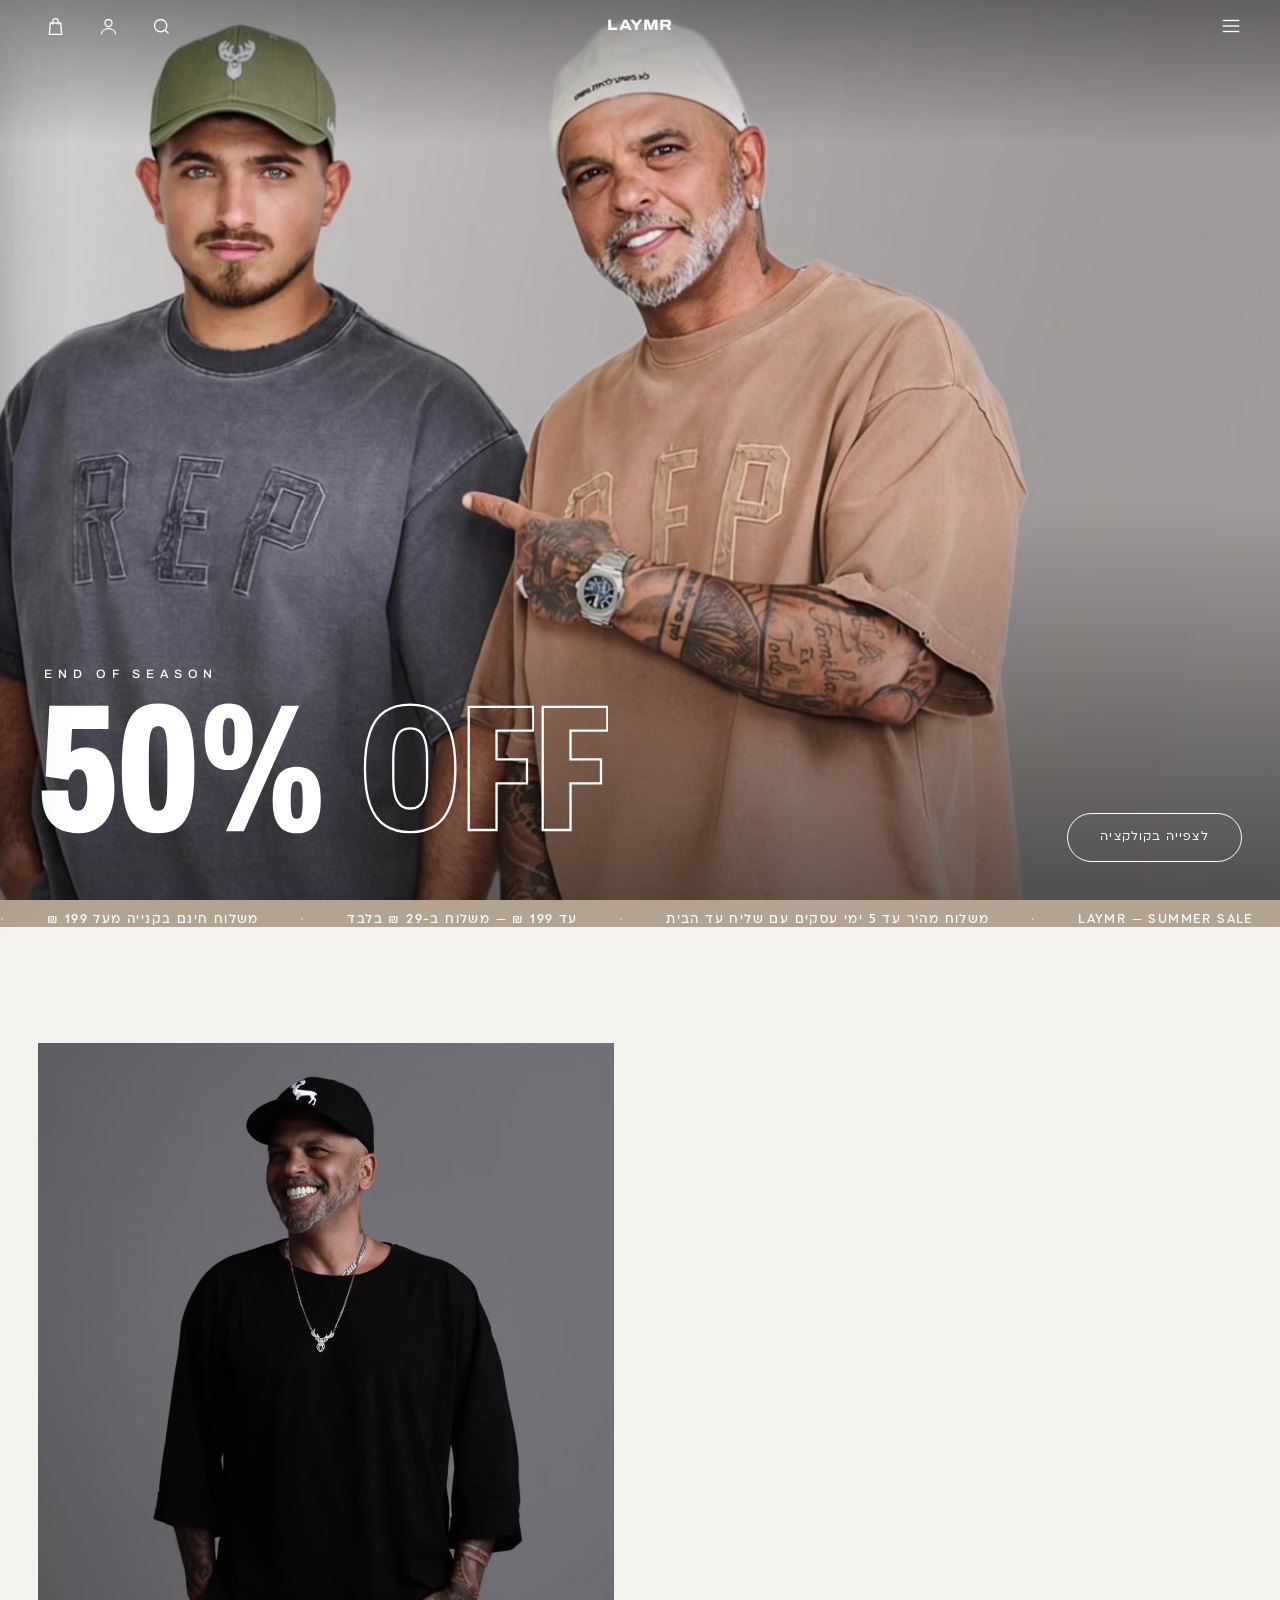
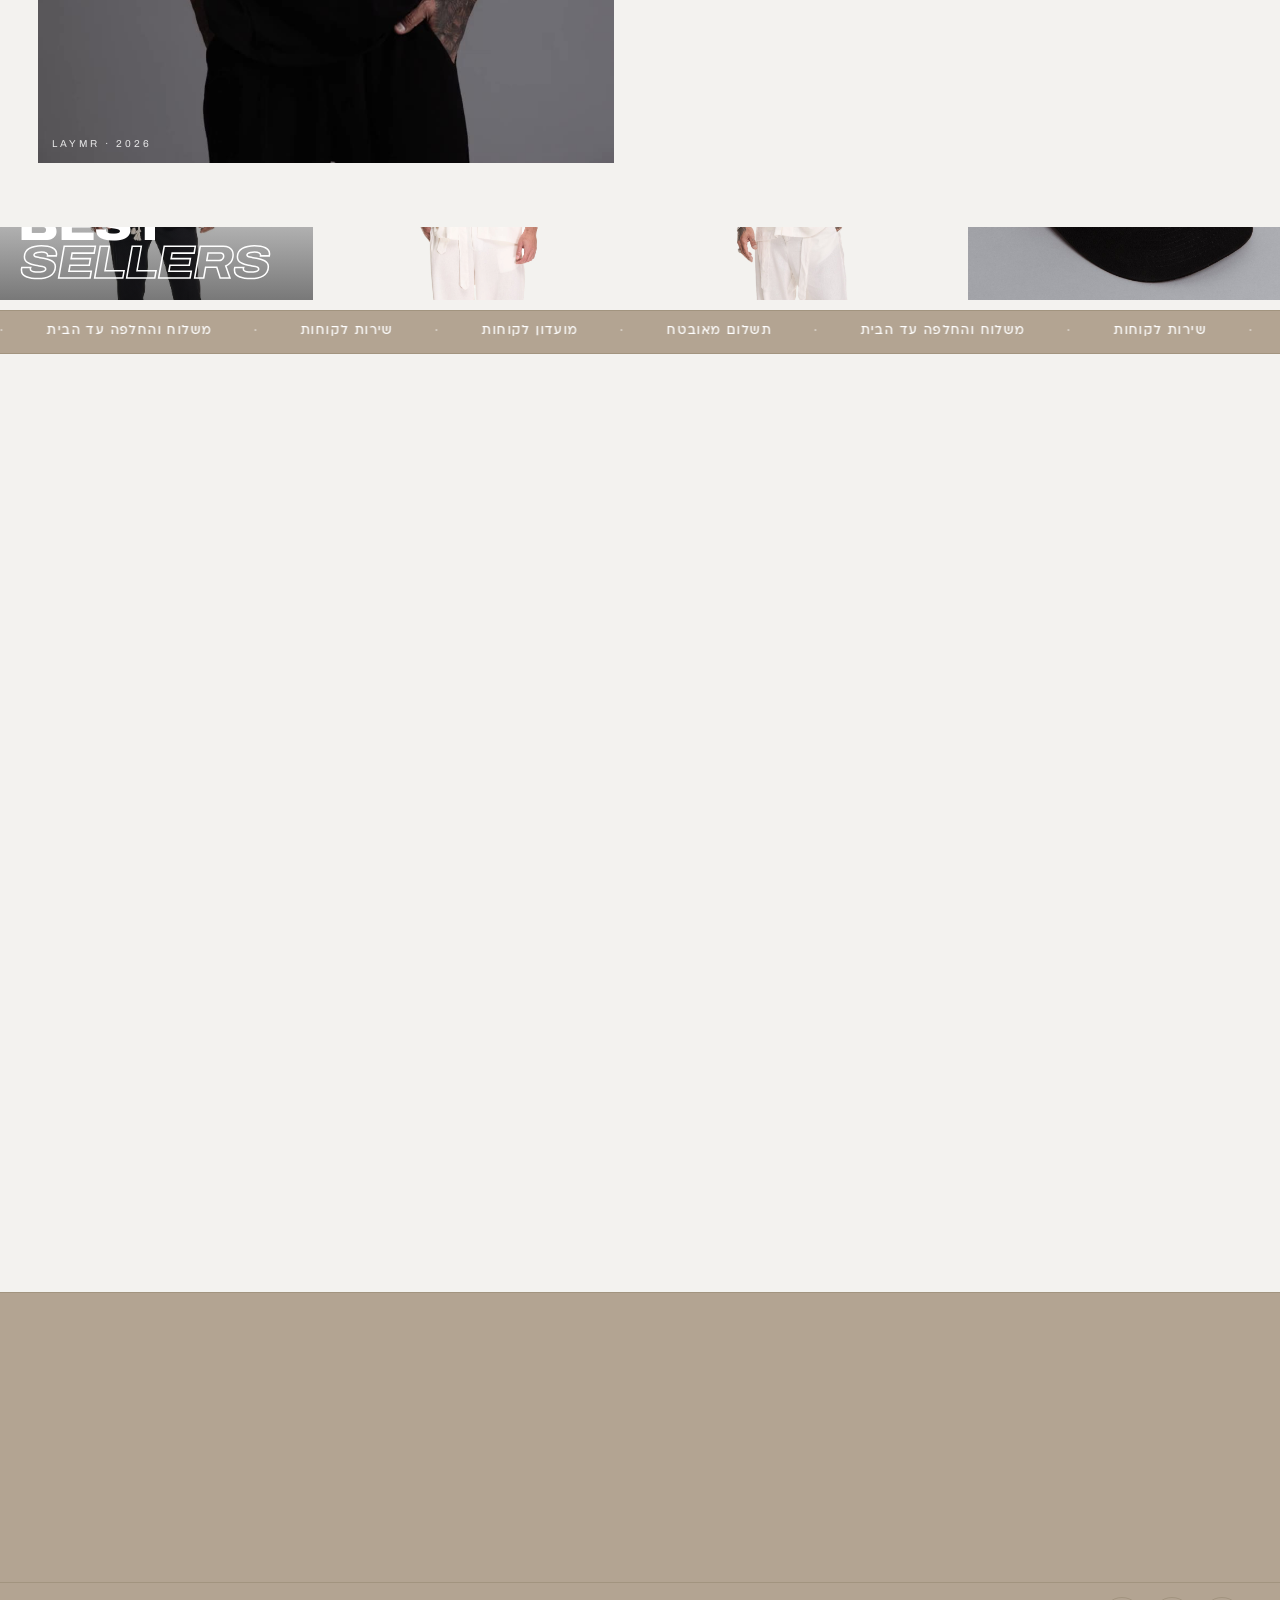
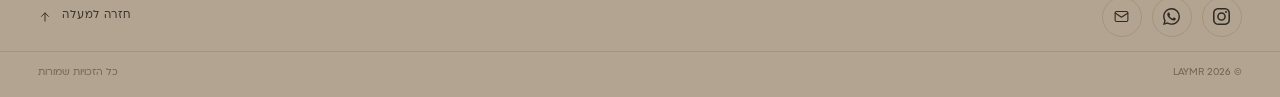
<file: index.html>
<!DOCTYPE html>
<html lang="he" dir="rtl">
<head>
<meta charset="UTF-8">
<meta name="viewport" content="width=device-width, initial-scale=1.0">
<title>LAYMR</title>
<!--
  LAYMR — רה-דיזיין, גרסה 1 (דראפט לאישור)
  כיוון: "פוסט-מינימליזם אופנתי" — מונוכרום, טיפוגרפיה ענקית כגרפיקה, גריד קווים דקים,
  תוויות שירות טקסטואליות, תנועה איטית ומדויקת (ease-out-expo), RTL מלא.
  גרסה מקומית: התמונות נטענות מתיקיית images/.
-->
<link rel="preconnect" href="https://fonts.googleapis.com">
<link rel="preconnect" href="https://fonts.gstatic.com" crossorigin>
<link href="https://fonts.googleapis.com/css2?family=Archivo:wdth,wght@62..125,100..900&family=IBM+Plex+Sans+Hebrew:wght@300;400;500;600;700&display=swap" rel="stylesheet">
<style>
/* ===== Ploni — פונט עברית (רישיון הלקוח) ===== */
@font-face{font-family:'Ploni';src:url('fonts/ploni-regular.woff2') format('woff2');font-weight:400;font-style:normal;font-display:swap}
@font-face{font-family:'Ploni';src:url('fonts/ploni-medium.woff2') format('woff2');font-weight:500;font-style:normal;font-display:swap}
@font-face{font-family:'Ploni';src:url('fonts/ploni-demibold.woff2') format('woff2');font-weight:600;font-style:normal;font-display:swap}
@font-face{font-family:'Ploni';src:url('fonts/ploni-bold.woff2') format('woff2');font-weight:700;font-style:normal;font-display:swap}

/* ============ TOKENS ============ */
:root{
  --font-he:'Ploni','IBM Plex Sans Hebrew',-apple-system,'Segoe UI',Arial,sans-serif;
  --font-lat:'Archivo','IBM Plex Sans Hebrew',Arial,sans-serif;

  --bg:#f3f2ef;          /* נייר חם, לא לבן סטרילי */
  --ink:#121212;
  --muted:#6a6a66;
  --line:#dcdad4;
  --line-strong:#121212;
  --warm:#b3a492;
  --warm-line:#a2947f;
  --warm-ink:#2e2a24;
  --white:#fdfdfc;

  --space-1:.25rem; --space-2:.5rem; --space-3:.75rem; --space-4:1rem;
  --space-6:1.5rem; --space-8:2rem; --space-12:3rem; --space-16:4rem; --space-24:6rem;

  --micro:11px;
  --ease:cubic-bezier(.16,1,.3,1);          /* ease-out-expo */
  --ease-io:cubic-bezier(.76,0,.24,1);
  --dur:.5s;
  --pad:clamp(16px,3vw,48px);
}
*{margin:0;padding:0;box-sizing:border-box}
html{scroll-behavior:smooth}
body{font-family:var(--font-he);background:var(--bg);color:var(--ink);font-size:15px;line-height:1.55;-webkit-font-smoothing:antialiased}
img{display:block;max-width:100%}
a{color:inherit;text-decoration:none}
ul{list-style:none}
button{font:inherit;color:inherit;background:none;border:none;cursor:pointer}
::selection{background:var(--ink);color:var(--bg)}
:focus-visible{outline:1.5px solid var(--ink);outline-offset:3px}

.lat{font-family:var(--font-lat)}
.micro{font-size:var(--micro);letter-spacing:.14em;text-transform:uppercase;font-weight:500}
.micro-he{font-size:12px;letter-spacing:.06em;font-weight:500}

/* ============ קו עליון — טיקר ============ */
.ticker{background:var(--warm);border-bottom:1px solid var(--warm-line);overflow:hidden;display:flex;user-select:none}
.ticker__inner{display:flex;flex-shrink:0;align-items:center;gap:0;animation:marquee 36s linear infinite;direction:ltr;will-change:transform;transform:translateZ(0)}
.ticker:hover .ticker__inner{animation-play-state:paused}
.ticker span{display:inline-block;padding:10px 2.6rem 10px 0;font-size:14px;letter-spacing:.1em;white-space:nowrap;color:#fff;font-weight:500}
.ticker span::after{content:'·';margin-right:2.6rem;color:rgba(255,255,255,.6)}
@keyframes marquee{to{transform:translateX(-100%)}}

/* ============ Header ============ */
header{position:fixed;top:0;right:0;left:0;z-index:70;color:#fff;background:transparent;border-bottom:1px solid transparent;transition:color .35s,background .35s,border-color .35s}
header.scrolled{color:var(--ink);background:color-mix(in srgb,var(--warm) 92%,transparent);backdrop-filter:blur(12px);border-bottom:1px solid var(--warm-line)}
.header-row{display:flex;align-items:center;justify-content:space-between;padding:0 var(--pad);height:52px;gap:16px}
.h-start{display:flex;align-items:center;gap:18px;min-width:0}
.h-nav{display:flex;gap:clamp(12px,1.3vw,22px);white-space:nowrap}
@media(min-width:1181px){
.h-nav{max-width:0;overflow:hidden;opacity:0;transition:max-width .7s var(--ease),opacity .4s;pointer-events:none}
.h-nav a{opacity:0;transform:translateX(14px);transition:opacity .45s var(--ease),transform .55s var(--ease)}
header.nav-open .h-nav{max-width:900px;opacity:1;pointer-events:auto}
header.nav-open .h-nav a{opacity:1;transform:none}
header.nav-open .h-nav a:nth-child(1){transition-delay:.05s}header.nav-open .h-nav a:nth-child(2){transition-delay:.09s}header.nav-open .h-nav a:nth-child(3){transition-delay:.13s}header.nav-open .h-nav a:nth-child(4){transition-delay:.17s}header.nav-open .h-nav a:nth-child(5){transition-delay:.21s}header.nav-open .h-nav a:nth-child(6){transition-delay:.25s}header.nav-open .h-nav a:nth-child(7){transition-delay:.29s}header.nav-open .h-nav a:nth-child(8){transition-delay:.33s}header.nav-open .h-nav a:nth-child(9){transition-delay:.37s}header.nav-open .h-nav a:nth-child(10){transition-delay:.41s}
}
.menu-toggle svg path{transition:transform .4s var(--ease),opacity .3s;transform-origin:12px 12px}
header.nav-open .menu-toggle .l1{transform:translateY(6px) rotate(45deg)}
header.nav-open .menu-toggle .l2{opacity:0}
header.nav-open .menu-toggle .l3{transform:translateY(-6px) rotate(-45deg)}
.h-nav a{font-size:15.5px;letter-spacing:.03em;font-weight:500;position:relative;padding:4px 0}
.h-nav a::after{content:'';position:absolute;bottom:0;right:0;height:1px;width:0;background:currentColor;transition:width .35s var(--ease)}
.h-nav a:hover::after{width:100%}
.hic{display:block;padding:7px}
.hic svg{width:21px;height:21px;stroke:currentColor;fill:none;stroke-width:1.5;display:block}
.hic:hover{opacity:.55}
.menu-toggle svg{width:22px;height:22px;stroke:currentColor;fill:none;stroke-width:1.5;display:block}
.h-mark{font-family:var(--font-lat);font-weight:800;font-stretch:115%;letter-spacing:.02em;font-size:15px;direction:ltr;position:relative;display:flex;align-items:center;justify-content:center}
.h-mark-text{transition:opacity .25s}
.h-mark-logo{position:absolute;inset:0;margin:auto;height:26px;width:auto;opacity:0;transition:opacity .25s}
header.scrolled .h-mark-text{opacity:0}
header.scrolled .h-mark-logo{opacity:1}
.h-util{display:flex;gap:18px;align-items:center}
.menu-toggle{display:block;padding:6px;margin-right:-6px;border:0;background:transparent;color:inherit;cursor:pointer;outline:none}
.menu-toggle:focus-visible{outline:1px solid currentColor;outline-offset:2px}
@media(max-width:1180px){
  .h-nav{display:none}
}

/* ============ וורדמארק ענק + Hero ============ */
.masthead{position:relative}
.hero{position:relative;overflow:hidden;background:#e7e5e0}
.vposter{position:absolute;inset:0;width:100%;height:100%;object-fit:cover;display:block;pointer-events:none}
.hero > .vposter{object-position:68% 22%}
.hrep-photo .vposter{object-position:center 22%}
.about-media .vposter{object-position:50% 0}
video.vfade{opacity:0;transition:opacity .7s var(--ease)}
video.vfade.playing{opacity:1}
.hero video{position:relative;z-index:1}
.hrep-photo video{position:relative;z-index:0}
.about-video{position:relative;z-index:1}
@media(max-width:700px){.hero > .vposter{object-position:50% 20%}.hrep-photo .vposter{object-position:center 30%}}
.hero video{width:100%;height:100vh;height:100svh;object-fit:cover;object-position:68% 22%;display:block;background:#e7e5e0}
.hero-campaign{position:absolute;bottom:calc(var(--pad) + 6px);left:var(--pad);z-index:3;color:#fff;direction:ltr;text-align:left}
@media(max-width:700px){.hero-campaign{bottom:calc(var(--pad) + 86px)}}
.hc-kick{display:block;font-family:var(--font-lat);font-size:clamp(10px,.95vw,14px);font-weight:500;letter-spacing:.48em;text-transform:uppercase;opacity:0;margin:0 0 clamp(10px,1.1vw,16px) 6px;animation:hcUp .9s var(--ease) .95s forwards}.hc-line{display:flex;align-items:flex-end;gap:.18em;font-family:var(--font-lat);font-stretch:66%;font-weight:800;font-size:clamp(84px,14vw,236px);line-height:.82;letter-spacing:-.005em}.hc-w{display:inline-flex}.hc-ch{display:inline-block;overflow:hidden;padding-bottom:.06em}.hc-ch > span{display:block;transform:translateY(112%);opacity:0;animation:hwUp .9s var(--ease) forwards;animation-delay:calc(.45s + var(--i) * .055s)}.hc-ch i{display:block;font-style:normal;animation:hcFloat 5s ease-in-out infinite;animation-delay:calc(var(--i) * -.55s)}@keyframes hcFloat{0%,100%{transform:translateY(0)}50%{transform:translateY(-.035em)}}.hc-w.hollow i{color:transparent;-webkit-text-stroke:clamp(1.4px,.18vw,2.8px) #fff;animation:hcFloat 5s ease-in-out infinite,hcFill 3.4s ease-in-out infinite;animation-delay:calc(var(--i) * -.55s),calc(1.6s + var(--i) * .06s)}@keyframes hcFill{0%,44%,100%{color:transparent}50%,94%{color:#fff}}.hc-w.solid i{color:#fff;-webkit-text-stroke:clamp(1.4px,.18vw,2.8px) #fff;animation:hcFloat 5s ease-in-out infinite,hcSwap 3.4s ease-in-out infinite;animation-delay:calc(var(--i) * -.55s),calc(1.6s + var(--i) * .06s)}@keyframes hcSwap{0%,44%,100%{color:#fff}50%,94%{color:transparent}}@keyframes hcUp{from{opacity:0;transform:translateY(34px)}to{opacity:1;transform:none}}
.hc-sub{font-family:var(--font-lat);font-size:clamp(10px,1.2vw,15px);letter-spacing:.28em;margin-top:14px;font-weight:600}
.hero::after{content:'';position:absolute;inset:0;background:linear-gradient(to top,rgba(10,10,10,.52),transparent 44%);pointer-events:none}
.hero::before{content:'';position:absolute;inset:0;background:linear-gradient(to bottom,rgba(10,10,10,.4),transparent 16%);pointer-events:none;z-index:1}
.hero-meta{position:absolute;bottom:0;right:0;left:0;z-index:3;display:flex;justify-content:flex-start;align-items:flex-end;padding:var(--pad);color:#fff}
.hero-cta{font-size:13.5px;letter-spacing:.08em;border:1px solid #fff;border-radius:999px;padding:13px 32px;white-space:nowrap;transition:background .3s,color .3s;backdrop-filter:blur(3px)}
.hero-cta:hover{background:#fff;color:var(--ink)}

/* ============ מקטעים ============ */
.section{padding:0 var(--pad)}
.section-head{display:flex;align-items:flex-end;justify-content:space-between;gap:16px;padding:clamp(40px,7vw,86px) 0 clamp(16px,2.4vw,26px);border-bottom:1px solid var(--line-strong)}
.section-head .idx{font-family:var(--font-lat);font-size:var(--micro);letter-spacing:.14em;color:var(--muted);display:block;margin-bottom:10px;direction:ltr;text-align:right}
.section-head h2{font-size:clamp(34px,6vw,76px);font-weight:600;line-height:.95;letter-spacing:-.01em}
.section-head h2.lat{font-weight:800;font-stretch:112%;letter-spacing:0}
.section-head .view-all{font-size:12.5px;letter-spacing:.06em;white-space:nowrap;border-bottom:1px solid var(--ink);padding-bottom:3px;margin-bottom:6px;transition:opacity .3s}
.section-head .view-all:hover{opacity:.55}

/* גריד מוצרים עם קווים דקים */
.pgrid{display:grid;grid-template-columns:repeat(4,1fr);gap:1px;background:var(--line);border-bottom:1px solid var(--line)}
@media(max-width:1060px){.pgrid{grid-template-columns:repeat(3,1fr)}}
@media(max-width:720px){.pgrid{grid-template-columns:repeat(2,1fr)}}
.pcard{background:var(--bg);display:flex;flex-direction:column;position:relative;transition:background .4s}
.pcard:hover{background:var(--white)}
.pmedia{position:relative;overflow:hidden;aspect-ratio:3/4;background:#e9e7e2}
.pmedia img{width:100%;height:100%;object-fit:cover;transition:opacity .55s var(--ease),transform .9s var(--ease)}
.pmedia .alt{position:absolute;inset:0;opacity:0}
@media(hover:hover){
  .pcard:hover .pmedia .alt{opacity:1}
  .pcard:hover .pmedia .main{transform:scale(1.04)}
}
.ptag{position:absolute;top:10px;inset-inline-start:10px;font-family:var(--font-lat);font-size:10px;letter-spacing:.14em;background:var(--bg);padding:4px 8px;direction:ltr}
.soldout .pmedia img{filter:grayscale(.85);opacity:.6}
.soldout-band{position:absolute;inset-inline:0;top:50%;transform:translateY(-50%);text-align:center;font-size:11px;letter-spacing:.2em;padding:8px 0;background:color-mix(in srgb,var(--bg) 85%,transparent);backdrop-filter:blur(2px)}
.pinfo{display:flex;justify-content:space-between;align-items:baseline;gap:10px;padding:12px 14px 16px}
.pname{font-size:13px;font-weight:500;line-height:1.35}
.pcolors{font-size:11px;color:var(--muted);display:block;margin-top:3px}
.pprice{text-align:left;white-space:nowrap;font-size:13px}
.pprice .was{display:block;color:var(--muted);text-decoration:line-through;font-size:11px}
.pprice .now{font-weight:600}

/* ===== טיילים נקיים עם וידאו מוביל ===== */
.tile-grid{display:grid;grid-template-columns:repeat(4,1fr);gap:10px;margin-top:10px;margin-inline:calc(-1*var(--pad))}#tiles-new{margin-top:0}
@media(max-width:720px){.tile-grid{grid-template-columns:repeat(2,1fr);gap:8px;margin-top:8px}}
.tile{position:relative;display:block;aspect-ratio:1/1;overflow:hidden;background:#e9e7e2}
.tile img,.tile video{width:100%;height:100%;object-fit:cover;object-position:center 15%;transition:transform .8s var(--ease)}
.tile:hover img,.tile:hover video{transform:scale(1.045)}
.tile-lead::after{content:'';position:absolute;inset:0;background:linear-gradient(to top,rgba(10,10,10,.55),rgba(10,10,10,.18) 38%,transparent 60%);pointer-events:none}
.tile-title{position:absolute;bottom:clamp(14px,1.4vw,24px);left:clamp(14px,1.4vw,24px);right:14px;z-index:2;color:#fff;font-family:var(--font-lat);direction:ltr;text-align:left;display:flex;flex-direction:column;gap:clamp(8px,.8vw,13px);pointer-events:none}.tt-kick{display:flex;align-items:center;gap:10px;font-size:clamp(9px,.72vw,11px);font-weight:500;letter-spacing:.42em;text-transform:uppercase;white-space:nowrap}.tt-kick i{display:block;width:22px;height:1px;background:currentColor;flex:none}.tt-main{display:flex;flex-direction:column;align-items:flex-start;font-stretch:118%;font-size:clamp(30px,3.6vw,64px);line-height:.82;letter-spacing:-.03em}.tt-solid{font-weight:860}.tt-hollow{font-weight:800;font-style:italic;color:transparent;-webkit-text-stroke:clamp(1px,.12vw,2px) #fff;padding-left:.05em;transition:color .5s var(--ease)}.tile-lead:hover .tt-hollow{color:#fff}.tt-kick,.tt-main{opacity:0;transform:translateY(22px);transition:opacity .9s var(--ease),transform .9s var(--ease)}.in .tt-main{opacity:1;transform:none;transition-delay:.35s}.in .tt-kick{opacity:.92;transform:none;transition-delay:.6s}

/* ===== קרוסלת מוצרים ===== */
.pcar-wrap{margin-top:clamp(40px,6vw,80px);padding-bottom:clamp(64px,7vw,110px)}
.pcar{overflow:hidden;padding:clamp(76px,9.2vw,140px) 0}
.pcar-track{display:flex;gap:clamp(14px,2vw,26px);transition:transform .65s var(--ease);align-items:center}
.pcar-item{position:relative;flex:0 0 min(26%,320px);aspect-ratio:3/4;background:var(--bg);transform:scale(.56);transition:transform .7s var(--ease);cursor:pointer}
@media(max-width:720px){.pcar-item{flex:0 0 56%}}
.pcar-item.is-center{transform:scale(1.5);z-index:2}.pcar-track.noanim,.pcar-track.noanim .pcar-item{transition:none}
.pcar-item img{width:100%;height:100%;object-fit:contain;mix-blend-mode:multiply}
.pcar-bottom{display:flex;flex-direction:column;align-items:center;gap:16px;margin-top:14px}
.pcar-nav{display:flex;align-items:center;gap:14px}
.pcar-nav button{width:42px;height:42px;border:1px solid var(--ink);border-radius:50%;display:flex;align-items:center;justify-content:center;font-size:16px;transition:background .3s,color .3s}
.pcar-nav button:hover{background:var(--ink);color:var(--bg)}
.pcar-count{font-family:var(--font-lat);font-size:12px;letter-spacing:.12em;color:var(--muted);min-width:64px;text-align:center}
.pcar-all{background:var(--ink);color:var(--bg);border-radius:999px;padding:13px 32px;font-size:13.5px;letter-spacing:.05em;transition:opacity .3s}
.pcar-all:hover{opacity:.85}

/* ============ אינדקס קולקציות ============ */
.cindex{margin-top:clamp(56px,9vw,120px);border-top:1px solid var(--line-strong)}
.crow{display:flex;align-items:baseline;justify-content:space-between;gap:16px;border-bottom:1px solid var(--line);padding:clamp(14px,2.4vw,26px) 0;position:relative;transition:padding-inline-start .5s var(--ease)}
.crow:hover{padding-inline-start:clamp(10px,2vw,28px)}
.crow .cname{font-size:clamp(30px,5.4vw,70px);font-weight:600;line-height:1;letter-spacing:-.01em}
.crow .cname.lat{font-weight:800;font-stretch:112%}
.crow .cmeta{font-size:var(--micro);letter-spacing:.12em;color:var(--muted);white-space:nowrap;transition:color .3s}
.crow:hover .cmeta{color:var(--ink)}
.cpreview{position:fixed;z-index:60;width:min(300px,26vw);aspect-ratio:3/4;object-fit:cover;pointer-events:none;opacity:0;transform:scale(.96);transition:opacity .4s var(--ease),transform .4s var(--ease);top:50%;left:var(--pad);translate:0 -50%}
.cpreview.show{opacity:1;transform:scale(1)}
@media(max-width:960px),(hover:none){.cpreview{display:none}}

/* ============ SHOP THE LOOK ============ */
.look{display:grid;grid-template-columns:7fr 5fr;gap:clamp(20px,3.4vw,56px);align-items:start;padding-top:clamp(20px,3vw,36px)}
@media(max-width:860px){.look{grid-template-columns:1fr}}
.look-media{position:relative;overflow:hidden;background:#e9e7e2}
.look-media img{width:100%;aspect-ratio:4/5;object-fit:cover;transition:opacity .6s var(--ease)}
.look-side{position:sticky;top:76px}
.look-items{border-top:1px solid var(--line-strong)}
.litem{display:flex;gap:16px;align-items:center;padding:16px 0;border-bottom:1px solid var(--line)}
.litem img{width:72px;height:92px;object-fit:cover;background:#e9e7e2}
.litem .pname{font-size:14px}
.litem .add{font-size:12px;letter-spacing:.06em;border-bottom:1px solid var(--ink);padding-bottom:2px;margin-top:8px;display:inline-block;transition:opacity .3s}
.litem .add:hover{opacity:.55}
.look-nav{display:flex;align-items:center;gap:18px;margin-top:18px}
.look-nav button{font-size:12.5px;letter-spacing:.06em;border-bottom:1px solid transparent;transition:border-color .3s}
.look-nav button:hover{border-color:var(--ink)}
.look-count{font-family:var(--font-lat);font-size:var(--micro);letter-spacing:.14em;color:var(--muted);direction:ltr}

/* ============ בלוק מותג ============ */
.brand{padding:clamp(70px,11vw,150px) var(--pad)}
.brand-statement{font-size:clamp(26px,4.4vw,58px);font-weight:600;line-height:1.14;letter-spacing:-.01em;max-width:1050px}
.brand-statement .dim{color:var(--muted)}
.brand-cols{display:grid;grid-template-columns:5fr 7fr;gap:clamp(24px,4vw,64px);margin-top:clamp(40px,6vw,80px);align-items:end}
@media(max-width:860px){.brand-cols{grid-template-columns:1fr}}
.brand-cols img{width:100%;aspect-ratio:4/5;object-fit:cover;background:#e9e7e2}
.brand-text p{margin-bottom:14px;max-width:52ch;color:#2e2e2b;font-size:15.5px}
.brand-text .micro{color:var(--muted);display:block;margin-bottom:18px}

/* ============ פס שירות ============ */
.ticker-service{border-top:1px solid var(--warm-line);margin-top:10px}
.ticker-service .ticker__inner{animation-direction:reverse;animation-duration:30s}

/* ============ ניוזלטר ============ */
.news{padding:clamp(70px,10vw,130px) var(--pad);display:grid;grid-template-columns:1fr 1fr;gap:clamp(24px,4vw,64px)}
@media(max-width:860px){.news{grid-template-columns:1fr}}
.news h2{font-size:clamp(30px,4.6vw,58px);font-weight:600;line-height:1.05;letter-spacing:-.01em}
.news p{color:var(--muted);margin-top:12px;max-width:40ch}
.nform{display:flex;align-items:flex-end;gap:14px;border-bottom:1px solid var(--ink);padding-bottom:10px}
.nform input{flex:1;border:none;background:transparent;font:inherit;font-size:16px;padding:8px 0;outline:none;color:var(--ink)}
.nform input::placeholder{color:var(--muted)}
.nform button{font-size:20px;line-height:1;padding:4px 2px;transition:transform .35s var(--ease)}
.nform button:hover{transform:translateX(-5px)}
.nconsent{margin-top:14px;display:flex;flex-direction:column;gap:7px;font-size:12px;color:var(--muted)}
.nconsent label{display:flex;gap:8px;align-items:flex-start;cursor:pointer}
.nconsent input{margin-top:2px;accent-color:var(--ink)}
.nconsent a{text-decoration:underline;text-underline-offset:2px}
.nok{display:none;margin-top:12px;font-size:13px;font-weight:500}

/* ============ Footer ============ */
footer{border-top:1px solid var(--warm-line);background:var(--warm)}
.fwrap{display:grid;grid-template-columns:1.3fr 1fr 1fr 1.1fr .8fr;gap:26px;padding:clamp(28px,4vw,44px) var(--pad) clamp(18px,2.6vw,28px)}
@media(max-width:960px){.fwrap{grid-template-columns:1fr 1fr}}
@media(max-width:600px){.fwrap{grid-template-columns:1fr}}
.fcol h3{font-size:10.5px;letter-spacing:.14em;text-transform:uppercase;font-weight:600;margin-bottom:12px;color:#6f6252}
.fcol li{margin-bottom:7px;font-size:12.5px;color:var(--warm-ink)}
.fcol a{font-size:12.5px;color:var(--warm-ink)}
.fcol a:hover{text-decoration:underline;text-underline-offset:3px}
.fnews .nform{max-width:300px}
.fnews .nform input{font-size:14px;padding:6px 0}
.fnews .nform button{font-size:17px}
.fnews .nform input::placeholder{color:#7d7060}
.fnote{font-size:11.5px;color:#6f6252;margin-top:10px;max-width:300px}
.fbottom{display:flex;justify-content:space-between;gap:12px;padding:12px var(--pad) 16px;font-size:11px;color:#6f6252;border-top:1px solid var(--warm-line);flex-wrap:wrap}

/* ============ אוברליי תפריט + עגלה ============ */
.scrim{position:fixed;inset:0;background:rgba(18,18,18,.35);backdrop-filter:blur(3px);opacity:0;pointer-events:none;transition:opacity .4s;z-index:80}
.scrim.open{opacity:1;pointer-events:auto}
.menu-overlay{position:fixed;inset:0;background:var(--bg);z-index:90;display:flex;flex-direction:column;transform:translateY(-102%);transition:transform .6s var(--ease-io)}
.menu-overlay.open{transform:none}
.mo-head{display:flex;justify-content:space-between;align-items:center;height:52px;padding:0 var(--pad);border-bottom:1px solid var(--line)}
.menu-overlay .mo-head{height:68px;border-bottom:0;flex:none}
.mo-logo img{height:30px;width:auto;display:block}
.mo-x{width:40px;height:40px;display:grid;place-items:center;margin-left:-8px}
.mo-x svg{width:22px;height:22px;fill:none;stroke:var(--ink);stroke-width:1.3;stroke-linecap:round}
.mo-body{flex:1;min-height:0;overflow:hidden;padding:4px 0 8px;display:flex;flex-direction:column}
.mo-body a{display:flex;align-items:center;justify-content:space-between;padding:0 var(--pad);flex:1 1 0;min-height:40px;max-height:60px;font-size:18px;font-weight:500;letter-spacing:.02em;line-height:1;border-bottom:1px solid rgba(46,42,36,.07);opacity:0;transform:translateX(18px);transition:opacity .5s var(--ease),transform .5s var(--ease),background .3s}
.mo-body a:last-child{border-bottom:0}
.mo-body a svg{width:18px;height:18px;fill:none;stroke:currentColor;stroke-width:1.3;stroke-linecap:round;stroke-linejoin:round;opacity:.7}
.mo-body a:hover,.mo-body a:active{background:rgba(46,42,36,.055)}
.mo-body a.on{background:rgba(46,42,36,.055)}
.menu-overlay.open .mo-body a{opacity:1;transform:none}
.mo-foot{padding:16px var(--pad) 22px;background:#e8e4dd;display:flex;flex-direction:column;gap:14px;flex:none}
.mo-foot-row{display:flex;justify-content:space-between;align-items:center;gap:16px}
.mo-region{font-size:14px;font-weight:500;letter-spacing:.02em}
.mo-links{display:flex;gap:18px}
.mo-links a{font-size:13px;letter-spacing:.04em;color:#5a5248}
.mo-social{display:flex;gap:14px}
.mo-social a{width:40px;height:40px;border-radius:50%;border:1px solid rgba(46,42,36,.22);display:grid;place-items:center}
.mo-social img,.mo-social svg{width:17px;height:17px;display:block}
.mo-social svg{fill:none;stroke:var(--ink);stroke-width:1.5;stroke-linecap:round;stroke-linejoin:round}
.cart-drawer{position:fixed;top:0;bottom:0;left:0;width:min(440px,100vw);background:var(--bg);z-index:95;transform:translateX(-103%);transition:transform .55s var(--ease-io);display:flex;flex-direction:column;border-inline-end:1px solid var(--line);box-shadow:30px 0 80px -40px rgba(0,0,0,.25)}
.cart-drawer.open{transform:none}
.cd-head{display:flex;justify-content:space-between;align-items:center;padding:0 24px;height:64px;border-bottom:1px solid var(--line);flex:none}
.cd-title{margin:0;font-family:var(--font-he);font-weight:500;font-size:17px;display:flex;align-items:center;gap:10px}
.cd-count{display:inline-grid;place-items:center;min-width:22px;height:22px;padding:0 6px;border-radius:11px;background:var(--ink);color:#fff;font-family:var(--font-lat);font-size:11px;font-weight:600}
.cd-x{width:40px;height:40px;display:grid;place-items:center;margin-left:-10px;background:transparent;border:0;cursor:pointer}
.cd-x svg{width:20px;height:20px;fill:none;stroke:var(--ink);stroke-width:1.3;stroke-linecap:round}
.cd-ship{padding:16px 24px 0;flex:none}
.cd-ship p{margin:0 0 10px;font-size:12.5px;color:#5a5248}
.cd-ship p b{font-weight:600;color:var(--ink)}
.cd-ship.done p{color:#2e6b3f}
.cd-bar{height:2px;background:rgba(46,42,36,.12);overflow:hidden}
.cd-bar i{display:block;height:100%;width:0;background:var(--ink);transition:width .8s var(--ease)}
.cd-ship.done .cd-bar i{background:#2e6b3f}
.cart-drawer.empty .cd-ship{display:none}
.cd-body{flex:1;overflow-y:auto;padding:8px 24px 24px}
.cd-item{display:grid;grid-template-columns:84px 1fr;gap:16px;padding:18px 0;border-bottom:1px solid var(--line);opacity:0;transform:translateY(12px);animation:cdIn .6s var(--ease) forwards}
@keyframes cdIn{to{opacity:1;transform:none}}
.cd-item:nth-child(2){animation-delay:.06s}.cd-item:nth-child(3){animation-delay:.12s}.cd-item:nth-child(4){animation-delay:.18s}.cd-item:nth-child(5){animation-delay:.24s}
.cd-item img{width:84px;aspect-ratio:3/4;object-fit:cover;background:#ebe9e4;display:block}
.cd-item .cd-ttl{font-size:14px;font-weight:500;display:block;line-height:1.3}
.cd-item .cd-var{font-size:12px;color:#6f6252;margin-top:4px}
.cd-item .cd-row{display:flex;justify-content:space-between;align-items:center;margin-top:14px;gap:12px}
.cd-qty{display:inline-flex;align-items:center;border:1px solid var(--line);height:32px}
.cd-qty button{width:30px;height:100%;border:0;background:transparent;cursor:pointer;font-size:15px;color:var(--ink)}
.cd-qty span{min-width:24px;text-align:center;font-family:var(--font-lat);font-size:12.5px}
.cd-item .cd-pr{font-family:var(--font-lat);font-size:13.5px;direction:ltr}
.cd-rm{display:inline-block;margin-top:10px;font-size:11.5px;color:#8a7e6f;text-decoration:underline;text-underline-offset:3px;background:transparent;border:0;cursor:pointer;padding:0;font-family:inherit}
.cd-rm:hover{color:var(--ink)}
.cd-foot{flex:none;padding:16px 24px 22px;border-top:1px solid var(--line);background:var(--bg)}
.cart-drawer.empty .cd-foot{display:none}
.cd-sub{display:flex;justify-content:space-between;align-items:baseline;font-size:14px;font-weight:500}
.cd-sub span:last-child{font-family:var(--font-lat);font-size:16px;direction:ltr}
.cd-lines{display:flex;flex-direction:column;gap:6px;margin-bottom:10px}
.cd-line{display:flex;justify-content:space-between;font-size:12.5px;color:#5a5248}
.cd-line span:last-child{font-family:var(--font-lat);direction:ltr}
.cd-sub{border-top:1px solid var(--line);padding-top:10px}
.cd-note{margin:6px 0 10px;font-size:11.5px;color:#8a7e6f}
.cd-note a{text-decoration:underline;text-underline-offset:3px;color:#5a5248}
.cd-memo{margin-bottom:14px}
.cd-memo summary{list-style:none;cursor:pointer;font-size:12.5px;color:#5a5248;text-decoration:underline;text-underline-offset:3px;display:inline-block}
.cd-memo summary::-webkit-details-marker{display:none}
.cd-memo textarea{display:block;width:100%;margin-top:10px;border:1px solid var(--line);background:#fff;font:inherit;font-size:13px;padding:10px 12px;resize:vertical;min-height:70px;outline:none;color:var(--ink)}
.cd-memo textarea:focus{border-color:var(--ink)}
.cd-go{display:flex;align-items:center;justify-content:space-between;height:56px;padding:0 22px;background:var(--ink);color:#fff;font-size:13px;letter-spacing:.12em;text-transform:uppercase;transition:background .3s,transform .3s var(--ease)}
.cd-go:hover{background:#000}
.cd-go span:last-child{font-family:var(--font-lat);font-size:14px;letter-spacing:0;direction:ltr}
.cd-more{display:block;text-align:center;margin-top:12px;font-size:12.5px;color:#5a5248;text-decoration:underline;text-underline-offset:3px}
.cd-empty{height:100%;display:flex;flex-direction:column;align-items:center;justify-content:center;text-align:center;gap:14px;padding:30px 0}
.cd-empty svg{width:46px;height:46px;fill:none;stroke:var(--ink);stroke-width:1;stroke-linecap:round;stroke-linejoin:round;opacity:.8}
.cd-empty h4{margin:6px 0 0;font-family:var(--font-he);font-weight:500;font-size:20px}
.cd-empty p{margin:0;font-size:13.5px;color:#6f6252;max-width:26ch}
.cd-empty .btn-line{margin-top:10px}
.cd-sugg{margin-top:28px;width:100%}
.cd-sugg h5{margin:0 0 12px;font-family:var(--font-lat);font-size:10.5px;letter-spacing:.3em;text-transform:uppercase;color:#6f6252;font-weight:600}
.cd-sugg-grid{display:grid;grid-template-columns:repeat(3,1fr);gap:8px}
.cd-sugg-grid a{display:block;text-align:right}
.cd-sugg-grid .im{aspect-ratio:3/4;background:#ebe9e4;overflow:hidden}
.cd-sugg-grid img{width:100%;height:100%;object-fit:cover;display:block}
.cd-sugg-grid .t{display:block;font-size:11.5px;margin-top:6px;white-space:nowrap;overflow:hidden;text-overflow:ellipsis}
.cd-sugg-grid .pr{display:block;font-family:var(--font-lat);font-size:11px;color:#6f6252;direction:ltr;text-align:right}
.hic{position:relative}
.hic-dot{position:absolute;top:7px;right:5px;width:7px;height:7px;border-radius:50%;background:#2e6b3f;transform:scale(0);transition:transform .35s var(--ease)}
body.logged .hic-dot{transform:none}
.acct-drawer{position:fixed;top:0;bottom:0;left:0;width:min(440px,100vw);background:var(--bg);z-index:95;transform:translateX(-103%);transition:transform .55s var(--ease-io);display:flex;flex-direction:column;border-inline-end:1px solid var(--line);box-shadow:30px 0 80px -40px rgba(0,0,0,.25)}
.acct-drawer.open{transform:none}
.ac-body{flex:1;overflow-y:auto;padding:26px 28px 34px}
.ac-tabs{display:flex;position:relative;border-bottom:1px solid var(--line);margin-bottom:26px}
.ac-tabs button{flex:1;height:44px;background:transparent;border:0;font:inherit;font-size:14px;color:#8a7e6f;cursor:pointer;transition:color .3s}
.ac-tabs button.on{color:var(--ink);font-weight:500}
.ac-tabs i{position:absolute;bottom:-1px;height:1.5px;width:50%;background:var(--ink);right:0;transition:transform .4s var(--ease)}
.ac-tabs.alt i{transform:translateX(-100%)}
.ac-intro{font-size:13.5px;color:#5a5248;line-height:1.6;margin:0 0 22px}
.ac-f{display:flex;flex-direction:column;gap:16px}
.ac-row2{display:grid;grid-template-columns:1fr 1fr;gap:12px}
.ac-field{position:relative}
.ac-field input{width:100%;height:50px;border:0;border-bottom:1px solid #c9c4bb;background:transparent;font:inherit;font-size:15px;color:var(--ink);padding:14px 0 0;outline:none;transition:border-color .3s}
.ac-field input:focus{border-color:var(--ink)}
.ac-field label{position:absolute;right:0;top:16px;font-size:14px;color:#8a7e6f;pointer-events:none;transition:all .25s var(--ease);transform-origin:right top}
.ac-field input:focus + label,.ac-field input:not(:placeholder-shown) + label{top:0;font-size:11px;color:#6f6252}
.ac-field input::placeholder{color:transparent}
.ac-field.lat input{direction:ltr;text-align:left}
.ac-eye{position:absolute;left:0;top:14px;width:30px;height:30px;display:grid;place-items:center;background:transparent;border:0;cursor:pointer;color:#8a7e6f}
.ac-eye svg{width:18px;height:18px;fill:none;stroke:currentColor;stroke-width:1.4;stroke-linecap:round;stroke-linejoin:round}
.ac-field.err input{border-color:#b4452f}
.ac-msg{font-size:12px;color:#b4452f;min-height:16px;margin-top:-6px}
.ac-between{display:flex;justify-content:space-between;align-items:center;font-size:12.5px;color:#5a5248;margin-top:-4px}
.ac-check{display:flex;align-items:center;gap:10px;cursor:pointer}
.ac-check input{width:16px;height:16px;accent-color:var(--ink);margin:0}
.ac-link{background:transparent;border:0;font:inherit;font-size:12.5px;color:#5a5248;text-decoration:underline;text-underline-offset:3px;cursor:pointer;padding:0}
.ac-link:hover{color:var(--ink)}
.ac-btn{display:flex;align-items:center;justify-content:center;gap:10px;width:100%;height:54px;margin-top:6px;border:0;background:var(--ink);color:#fff;font:inherit;font-size:13px;letter-spacing:.14em;text-transform:uppercase;cursor:pointer;transition:background .3s,opacity .3s}
.ac-btn:hover{background:#000}.ac-btn:disabled{opacity:.6;cursor:wait}
.ac-btn .sp{width:14px;height:14px;border:1.5px solid rgba(255,255,255,.4);border-top-color:#fff;border-radius:50%;animation:acSpin .8s linear infinite;display:none}
.ac-btn.busy .sp{display:block}
@keyframes acSpin{to{transform:rotate(360deg)}}
.ac-or{display:flex;align-items:center;gap:14px;margin:24px 0 16px;font-size:11.5px;color:#8a7e6f;letter-spacing:.1em}
.ac-or::before,.ac-or::after{content:'';flex:1;height:1px;background:var(--line)}
.ac-soc{display:grid;grid-template-columns:1fr 1fr;gap:10px}
.ac-soc button{height:46px;border:1px solid #c9c4bb;background:transparent;font:inherit;font-size:13px;display:flex;align-items:center;justify-content:center;gap:9px;cursor:pointer;color:var(--ink);transition:border-color .3s,background .3s}
.ac-soc button:hover{border-color:var(--ink);background:rgba(46,42,36,.03)}
.ac-soc svg{width:16px;height:16px}
.ac-foot{margin-top:26px;font-size:11.5px;color:#8a7e6f;line-height:1.6}
.ac-foot a{text-decoration:underline;text-underline-offset:3px}
.ac-hello{margin:6px 0 4px;font-family:var(--font-he);font-weight:600;font-size:clamp(28px,3vw,34px);line-height:1.05;letter-spacing:-.01em}
.ac-sub{font-size:13.5px;color:#6f6252;margin:0 0 26px}
.ac-club{background:var(--ink);color:#fff;padding:18px 20px;display:flex;justify-content:space-between;align-items:center;gap:14px;margin-bottom:22px}
.ac-club b{display:block;font-family:var(--font-lat);font-size:10.5px;letter-spacing:.3em;text-transform:uppercase;opacity:.7;margin-bottom:6px;font-weight:600}
.ac-club span{font-size:14px}
.ac-club .pts{font-family:var(--font-lat);font-size:26px;font-weight:600;direction:ltr}
.ac-menu{border-top:1px solid var(--line)}
.ac-menu a,.ac-menu button{display:flex;justify-content:space-between;align-items:center;width:100%;padding:17px 0;border:0;border-bottom:1px solid var(--line);background:transparent;font:inherit;font-size:14.5px;color:var(--ink);cursor:pointer;text-align:right}
.ac-menu svg{width:15px;height:15px;fill:none;stroke:currentColor;stroke-width:1.3;stroke-linecap:round;stroke-linejoin:round;opacity:.7}
.ac-menu small{font-size:11.5px;color:#8a7e6f;margin-right:auto;margin-left:10px}
.ac-out{margin-top:22px;font-size:12.5px}
.ac-ok{display:flex;flex-direction:column;align-items:center;text-align:center;gap:12px;padding:30px 0}
.ac-ok svg{width:44px;height:44px;fill:none;stroke:#2e6b3f;stroke-width:1.2;stroke-linecap:round;stroke-linejoin:round}
.ac-ok h4{margin:0;font-family:var(--font-he);font-weight:500;font-size:20px}
.ac-ok p{margin:0;font-size:13.5px;color:#6f6252;max-width:30ch}
.ac-view{animation:cdIn .5s var(--ease) both}
.hic-badge{position:absolute;top:2px;right:0;min-width:16px;height:16px;padding:0 4px;border-radius:8px;background:var(--ink);color:#fff;font-family:var(--font-lat);font-size:9.5px;font-weight:600;display:grid;place-items:center;transform:scale(0);transition:transform .35s var(--ease)}
.hic-badge.on{transform:none}
header.scrolled .hic-badge,.sub .hic-badge{background:var(--ink)}
.btn-line{font-size:12.5px;letter-spacing:.06em;border:1px solid var(--ink);padding:12px 26px;transition:background .3s,color .3s}
.btn-line:hover{background:var(--ink);color:var(--bg)}

/* ===== אודות ===== */
.about-overlay{position:fixed;inset:0;background:var(--bg);z-index:90;transform:translateY(103%);transition:transform .6s var(--ease-io);display:flex;flex-direction:column;overflow:hidden}
.about-overlay:not(.open) .mo-head{visibility:hidden}
.about-overlay.open{transform:none}
.about-body{flex:1;overflow-y:auto;display:grid;grid-template-columns:1fr 1fr;gap:clamp(24px,4vw,64px);padding:clamp(24px,4vw,56px) var(--pad);align-items:center}
@media(max-width:860px){.about-body{grid-template-columns:1fr;align-items:start}}
.about-text .micro{color:var(--muted);display:block;margin-bottom:18px}
.about-statement{font-size:clamp(24px,3.4vw,44px);font-weight:600;line-height:1.15;letter-spacing:-.01em;margin-bottom:22px}
.about-text p{margin-bottom:14px;color:#2e2e2b;font-size:15.5px;max-width:52ch}
.about-media{position:relative;overflow:hidden;background:#d9d6d0}
.ab-x{display:none;position:absolute;top:14px;left:14px;z-index:5;width:40px;height:40px;border-radius:50%;background:rgba(244,241,236,.82);backdrop-filter:blur(8px);place-items:center;transition:opacity .3s,transform .3s var(--ease)}
.ab-x svg{width:18px;height:18px;fill:none;stroke:var(--ink);stroke-width:1.4;stroke-linecap:round}
.about-video{width:100%;aspect-ratio:4/5;object-fit:cover;display:block;background:#d9d6d0;transform:scale(1.04);transition:transform 1.8s var(--ease)}
.about-overlay.open .about-video{transform:none}
.ab-tag{position:absolute;left:14px;bottom:12px;font-family:var(--font-lat);font-size:10px;letter-spacing:.3em;text-transform:uppercase;color:#fff;opacity:.85;direction:ltr}
.ab-kick{display:flex;align-items:center;gap:12px;font-family:var(--font-lat);font-size:10.5px;letter-spacing:.38em;text-transform:uppercase;font-weight:600;color:var(--muted);direction:ltr;justify-content:flex-end}
.ab-kick i{display:block;width:26px;height:1px;background:currentColor}
.ab-title{margin:22px 0 22px;font-family:var(--font-he);font-weight:600;font-size:clamp(44px,5.6vw,84px);line-height:.98;letter-spacing:-.02em}
.ab-title em{font-style:normal;color:transparent;-webkit-text-stroke:1.5px var(--ink)}
.ab-lead{font-size:clamp(17px,1.35vw,21px);font-weight:500;line-height:1.5;color:var(--ink);max-width:48ch;margin-bottom:14px}
.ab-p{font-size:15px;line-height:1.7;color:#4a463f;max-width:54ch;margin-bottom:10px}
.ab-vals{list-style:none;margin:26px 0 0;padding:0;display:grid;grid-template-columns:repeat(2,1fr);gap:0 28px;max-width:520px}
.ab-vals li{display:flex;align-items:baseline;gap:12px;padding:11px 0;border-top:1px solid var(--line);font-size:14px;font-weight:500}
.ab-vals li:nth-last-child(-n+2){border-bottom:1px solid var(--line)}
.ab-vals b{font-family:var(--font-lat);font-weight:600;font-size:11px;letter-spacing:.14em;color:var(--muted)}
.ab-ctas{display:flex;align-items:center;gap:22px;margin-top:26px;flex-wrap:wrap}
.ab-btn{display:inline-flex;align-items:center;gap:12px;height:46px;padding:0 22px;background:var(--ink);color:#fff;font-size:14px;font-weight:500;transition:transform .4s var(--ease),background .4s}
.ab-btn svg{width:16px;height:16px;fill:none;stroke:currentColor;stroke-width:1.6;stroke-linecap:round;stroke-linejoin:round;transition:transform .4s var(--ease)}
.ab-btn:hover{background:#000}.ab-btn:hover svg{transform:translateX(-4px)}
.ab-link{font-family:var(--font-lat);font-size:12px;letter-spacing:.22em;text-transform:uppercase;font-weight:600;border-bottom:1px solid var(--ink);padding-bottom:3px}
.ab-sign{direction:ltr;text-align:right;margin-top:34px;font-family:var(--font-lat);font-weight:800;font-stretch:118%;font-size:clamp(40px,4.4vw,64px);line-height:.9;letter-spacing:.06em;color:transparent;-webkit-text-stroke:1px rgba(46,42,36,.3);user-select:none}
.about-text > *{opacity:0;transform:translateY(22px);transition:opacity .9s var(--ease),transform .9s var(--ease)}
.about-overlay.open .about-text > *{opacity:1;transform:none}
.about-overlay.open .about-text > :nth-child(1){transition-delay:.25s}.about-overlay.open .about-text > :nth-child(2){transition-delay:.33s}.about-overlay.open .about-text > :nth-child(3){transition-delay:.41s}.about-overlay.open .about-text > :nth-child(4){transition-delay:.49s}.about-overlay.open .about-text > :nth-child(5){transition-delay:.55s}.about-overlay.open .about-text > :nth-child(6){transition-delay:.62s}.about-overlay.open .about-text > :nth-child(7){transition-delay:.7s}.about-overlay.open .about-text > :nth-child(8){transition-delay:.78s}
@media(max-width:860px){
.about-body{display:flex;flex-direction:column;padding:0;align-items:stretch}
.about-media{margin:0;order:-1;flex:none}
.about-video{aspect-ratio:9/16;max-height:88svh;object-position:50% 0;transform:none}
.about-media::after{content:'';position:absolute;left:0;right:0;bottom:0;height:22%;background:linear-gradient(to bottom,rgba(244,241,236,0),rgba(244,241,236,.55) 55%,var(--bg))}
.about-text{padding:0 var(--pad) 40px;margin-top:-40px;position:relative;z-index:1}
.about-overlay .mo-head{position:absolute;top:0;left:0;right:0;z-index:4;background:var(--bg);transform:translateY(-100%);transition:transform .4s var(--ease)}
.about-overlay.scrolled .mo-head{transform:none}
.ab-x{display:grid}
.about-overlay.scrolled .ab-x{opacity:0;pointer-events:none;transform:scale(.8)}
.ab-title{font-size:clamp(44px,13vw,60px);margin:14px 0 16px}
.ab-lead{font-size:17px}
.ab-vals{grid-template-columns:1fr 1fr;gap:0 18px}
.ab-sign{font-size:46px;margin-top:28px}
.ab-tag{display:none}
}

/* ============ נגישות ============ */
.a11y-btn{position:fixed;bottom:16px;left:16px;z-index:65;width:40px;height:40px;border:1px solid var(--ink);border-radius:50%;background:var(--bg);display:flex;align-items:center;justify-content:center;font-size:15px;font-weight:600}

/* ============ Reveal on scroll ============ */
[data-reveal]{opacity:0;transform:translateY(34px);transition:opacity .9s var(--ease),transform .9s var(--ease)}
[data-reveal].in{opacity:1;transform:none}
[data-reveal][data-d="1"]{transition-delay:.08s}
[data-reveal][data-d="2"]{transition-delay:.16s}
[data-reveal][data-d="3"]{transition-delay:.24s}

@media (prefers-reduced-motion: reduce){
  *,*::before,*::after{animation-duration:.01ms!important;animation-iteration-count:1!important;transition-duration:.01ms!important;scroll-behavior:auto!important}
  [data-reveal]{opacity:1;transform:none}
  .hero img{transform:none}
}

/* ===== לוגו ממורכז מוחלט בבר ===== */
.header-row{position:relative}
.h-mark{position:absolute;left:50%;top:50%;transform:translate(-50%,-50%);z-index:1}

/* iOS: בלי כפתור Play מעל וידאו רקע */
video::-webkit-media-controls{display:none!important}video::-webkit-media-controls-start-playback-button{display:none!important;-webkit-appearance:none}video::-webkit-media-controls-panel{display:none!important}
/* ===== הירו 2: LAYMR SALE (מתחלף אחרי הווידאו) ===== */
.hsale{position:absolute;inset:0;z-index:2;background:#e5443a;color:#fff;opacity:0;visibility:hidden;transition:opacity 1s var(--ease),visibility 0s 1s;overflow:hidden;display:flex;flex-direction:column;align-items:center;justify-content:center;gap:clamp(18px,2.6vw,38px);padding:90px var(--pad) 120px}
.hero.sale-on .hsale{opacity:1;visibility:visible;transition:opacity 1s var(--ease)}
.hero-campaign,.hero-meta{transition:opacity .8s var(--ease)}
.hero.sale-on .hero-campaign,.hero.sale-on .hero-meta,.hero.rep-on .hero-campaign,.hero.rep-on .hero-meta{opacity:0;pointer-events:none}
.hsale-bg{position:absolute;inset:0;display:flex;align-items:center;justify-content:center;pointer-events:none}
.hsale-bg span{font-family:var(--font-lat);font-weight:900;font-stretch:125%;font-size:clamp(260px,46vw,820px);line-height:1;color:transparent;-webkit-text-stroke:1px rgba(255,255,255,.2);letter-spacing:-.04em;white-space:nowrap;animation:hsDrift 18s ease-in-out infinite alternate}
@keyframes hsDrift{from{transform:translateX(-14%) translateY(-6%)}to{transform:translateX(14%) translateY(6%)}}
.hsale-word{position:relative;display:flex;flex-wrap:nowrap;white-space:nowrap;justify-content:center;font-family:var(--font-lat);font-weight:800;font-stretch:62%;font-size:clamp(64px,16.5vw,300px);line-height:.86;letter-spacing:-.005em}.hsale-word .hword{display:inline-flex}
.hsale-word .hwrap{display:inline-block;overflow:hidden;padding-bottom:.06em}
.hsale-word .hw{display:inline-block;transform:translateY(112%);opacity:0}
.hero.sale-on .hsale-word .hw{animation:hwUp .95s var(--ease) forwards;animation-delay:calc(.3s + var(--i) * .05s)}
@keyframes hwUp{from{transform:translateY(112%);opacity:0}to{transform:none;opacity:1}}
.hsale-word .hsp{width:.26em}
.hsale-card{position:relative;background:#fff;color:#e5443a;padding:clamp(14px,1.6vw,24px) clamp(24px,3vw,46px);text-align:center;opacity:0;border-radius:3px;box-shadow:0 24px 60px -20px rgba(60,0,0,.45)}
.hero.sale-on .hsale-card{animation:hcUp .9s var(--ease) 1.05s forwards}
.hsale-price{font-family:var(--font-he);font-weight:700;font-size:clamp(24px,3.1vw,54px);line-height:1.05;display:flex;align-items:baseline;justify-content:center;gap:.22em}
.hsale-price b{font-family:var(--font-lat);font-weight:860;font-stretch:118%;font-size:1.12em;letter-spacing:-.03em;direction:ltr;display:inline-block}
.hsale-price .ils{font-family:var(--font-he);font-weight:600;font-size:.62em;opacity:.9}
.hsale-note{font-family:var(--font-he);font-weight:500;font-size:clamp(13px,1.15vw,19px);margin-top:8px;opacity:.9}
.hsale-cta{position:relative;opacity:0;font-family:var(--font-he)}
.hero.sale-on .hsale-cta{animation:hcUp .9s var(--ease) 1.3s forwards}
.hsale-strip{position:absolute;left:0;right:0;bottom:0;height:44px;border-top:1px solid rgba(255,255,255,.35);display:flex;align-items:center;overflow:hidden}
.hsale-strip-in{display:flex;align-items:center;gap:34px;white-space:nowrap;padding-left:34px;animation:hsTick 26s linear infinite;font-family:var(--font-lat);font-weight:600;font-size:12px;letter-spacing:.32em}
.hsale-strip-in i{display:inline-block;width:5px;height:5px;border-radius:50%;background:rgba(255,255,255,.7)}
@keyframes hsTick{to{transform:translateX(-50%)}}
@media(max-width:700px){.hsale{padding:80px 18px 100px;gap:18px}.hsale-word{font-stretch:70%;font-size:clamp(58px,19vw,120px)}}
/* חיתוכים שקופים בגריד */
.tile-cut{background:transparent}
.tile-cut img{object-fit:cover;object-position:center top}

/* ===== הירו 3: קמפיין המודעות (לא משאירים אף אחד להילחם לבד) ===== */
.hrep{position:absolute;inset:0;z-index:3;background:#152958;color:#fff;opacity:0;visibility:hidden;transition:opacity 1s var(--ease),visibility 0s 1s;overflow:hidden}
.hero.rep-on .hrep{opacity:1;visibility:visible;transition:opacity 1s var(--ease)}
.hrep-photo{position:absolute;inset:0;overflow:hidden}
.hrep-photo video{width:100%;height:100%;object-fit:cover;object-position:center 22%;display:block}

.hrep-photo::before{content:'';position:absolute;inset:0;z-index:1;pointer-events:none;background:linear-gradient(to bottom,rgba(10,10,10,.45),transparent 20%),linear-gradient(to top,rgba(21,41,88,.97) 0%,rgba(21,41,88,.78) 26%,rgba(21,41,88,0) 60%)}
.hrep-text{position:absolute;right:0;bottom:0;left:0;z-index:2;display:flex;flex-direction:column;justify-content:flex-end;align-items:flex-start;gap:clamp(12px,1.6vw,22px);padding:0 var(--pad) clamp(44px,6.5vh,76px)}
.hrep-line{display:block;width:0;height:2px;background:#a9d3f5;transition:width 1.1s var(--ease) .35s}
.hero.rep-on .hrep-line{width:64px}
.hrep-h{margin:0;font-family:var(--font-he);font-weight:700;font-size:clamp(36px,5vw,88px);line-height:1;letter-spacing:-.02em;display:flex;flex-direction:column}
.hl{display:block;overflow:hidden;padding-bottom:.1em;margin-bottom:-.1em}
.hl > span{display:block;transform:translateY(112%);opacity:0}
.hero.rep-on .hl > span{animation:hwUp 1s var(--ease) forwards}
.hrep-h .hl:nth-child(1) > span{animation-delay:.35s}.hrep-h .hl:nth-child(2) > span{animation-delay:.5s}.hrep-h .hl:nth-child(3) > span{animation-delay:.68s}
.hl-acc > span{color:#a9d3f5}
.hrep-sub{margin:0;font-family:var(--font-he);font-weight:500;font-size:clamp(16px,1.45vw,24px);line-height:1.35;opacity:.92}
.hrep-sub .hl:nth-child(1) > span{animation-delay:1.05s}.hrep-sub .hl:nth-child(2) > span{animation-delay:1.15s}
.hrep-cta{opacity:0;font-family:var(--font-he);margin-top:6px}
.hero.rep-on .hrep-cta{animation:hcUp .9s var(--ease) 1.5s forwards}
@media(max-width:700px){.hrep-photo video{object-position:center 30%}.hrep-photo::before{background:linear-gradient(to bottom,rgba(10,10,10,.45),transparent 22%),linear-gradient(to top,rgba(21,41,88,.97) 0%,rgba(21,41,88,.82) 28%,rgba(21,41,88,0) 60%)}.hrep-text{padding:0 22px 92px;gap:12px}.hrep-h{font-size:clamp(34px,9.4vw,46px)}}

/* ===== פוטר ===== */
footer{position:relative;overflow:hidden}
.ft-top{display:grid;grid-template-columns:1.25fr 2fr;gap:clamp(32px,5vw,90px);padding:clamp(34px,4.2vw,56px) var(--pad) clamp(18px,2.4vw,28px);position:relative;z-index:1}.fcol{display:flex;flex-direction:column}#fshop{columns:2;column-gap:22px}#fshop li{break-inside:avoid}
.ft-kick{display:flex;align-items:center;gap:10px;font-family:var(--font-lat);font-size:10.5px;letter-spacing:.42em;text-transform:uppercase;font-weight:600;color:#6f6252}
.ft-kick i{display:block;width:22px;height:1px;background:currentColor}
.ft-h{margin:12px 0 6px;font-family:var(--font-he);font-weight:500;font-size:clamp(21px,1.9vw,29px);line-height:1.25;letter-spacing:0;color:var(--warm-ink)}
.ft-h em{font-style:normal;font-family:var(--font-lat);font-weight:700;font-stretch:112%;font-size:.88em;letter-spacing:.1em}
.ft-cta .fnote{font-size:13px;color:#6f6252;margin:0 0 14px;max-width:360px}
.nform.ft-form{max-width:380px;border-bottom:1px solid var(--warm-ink);gap:12px;padding-bottom:10px}
.nform.ft-form input{font-size:15px;padding:8px 0;color:var(--warm-ink)}
.nform.ft-form input::placeholder{color:#7d7060}
.nform.ft-form button{width:38px;height:38px;border-radius:50%;border:1px solid var(--warm-ink);display:grid;place-items:center;padding:0;background:transparent;transition:background .35s var(--ease),transform .35s var(--ease)}
.nform.ft-form button svg{width:16px;height:16px;fill:none;stroke:currentColor;stroke-width:1.6;stroke-linecap:round;stroke-linejoin:round;transition:stroke .35s}
.nform.ft-form button:hover{background:var(--warm-ink);color:#fff;transform:translateX(-3px)}
.ft-cols{display:grid;grid-template-columns:repeat(3,1fr);gap:clamp(20px,3vw,48px)}
.fcol h3{font-family:var(--font-lat);font-size:10.5px;letter-spacing:.32em;text-transform:uppercase;font-weight:600;margin-bottom:16px;color:#6f6252}
.fcol li{margin-bottom:9px;font-size:13px;color:var(--warm-ink)}
.fcol a{font-size:13px;color:var(--warm-ink);position:relative;display:inline-block;transition:transform .4s var(--ease)}
.fcol a::after{content:'';position:absolute;right:0;bottom:-2px;width:0;height:1px;background:var(--warm-ink);transition:width .4s var(--ease)}
.fcol a:hover{text-decoration:none;transform:translateX(-4px)}
.fcol a:hover::after{width:100%}
.ft-mid{position:relative;z-index:1;display:flex;align-items:center;justify-content:space-between;gap:18px;padding:14px var(--pad);border-top:1px solid var(--warm-line)}
.ft-cta-mark{height:24px;width:auto;display:block;margin-bottom:14px;opacity:.95}
.ft-social{display:flex;gap:10px}
.ft-soc{width:40px;height:40px;border-radius:50%;border:1px solid var(--warm-line);display:grid;place-items:center;transition:background .35s var(--ease),border-color .35s var(--ease),transform .35s var(--ease)}
.ft-soc img,.ft-soc svg{width:17px;height:17px;display:block;transition:filter .35s}
.ft-soc svg{fill:none;stroke:var(--warm-ink);stroke-width:1.5;stroke-linecap:round;stroke-linejoin:round}
.ft-soc:hover{background:var(--warm-ink);border-color:var(--warm-ink);transform:translateY(-2px)}
.ft-soc:hover img{filter:brightness(0) invert(1)}
.ft-soc:hover svg{stroke:#fff}
.ft-up{display:inline-flex;align-items:center;gap:10px;font-size:12px;letter-spacing:.06em;color:var(--warm-ink)}
.ft-up svg{width:14px;height:14px;fill:none;stroke:currentColor;stroke-width:1.6;stroke-linecap:round;stroke-linejoin:round;transition:transform .4s var(--ease)}
.ft-up:hover svg{transform:translateY(-3px)}
.ft-giant{direction:ltr;text-align:right;font-family:var(--font-lat);font-weight:800;font-stretch:118%;font-size:clamp(38px,3.6vw,58px);line-height:.9;letter-spacing:.05em;color:transparent;-webkit-text-stroke:1px rgba(46,42,36,.42);user-select:none;pointer-events:none;margin-top:auto;padding-top:22px}
.fbottom{position:relative;z-index:1;display:flex;justify-content:space-between;gap:12px;padding:12px var(--pad) 16px;font-size:11px;color:#6f6252;border-top:1px solid var(--warm-line);flex-wrap:wrap;background:var(--warm)}
@media(max-width:900px){.ft-top{grid-template-columns:1fr;gap:34px}.ft-cols{grid-template-columns:repeat(3,1fr)}}
@media(max-width:700px){
#tiles-new{margin-top:0}
.ft-top{padding:26px var(--pad) 4px;gap:18px}
.ft-cta{display:flex;flex-direction:column;align-items:center;text-align:center}
.ft-cta-mark,.ft-kick,.ft-h{display:none}
.nform.ft-form{width:100%;max-width:340px;order:1;padding-bottom:8px}
.nform.ft-form input{font-size:15px}
.nform.ft-form button{width:30px;height:30px;border:0}
.ft-cta .fnote{order:2;margin:10px 0 0;font-size:12.5px}
.nok{order:3}
.ft-cols{display:block}
.fcol{border-top:1px solid var(--warm-line)}
.fcol:last-of-type{border-bottom:1px solid var(--warm-line)}
.fcol h3{margin:0;padding:15px 0;font-family:var(--font-he);font-size:15px;font-weight:400;letter-spacing:0;text-transform:none;color:var(--warm-ink);display:flex;justify-content:space-between;align-items:center;cursor:pointer}
.fcol h3::after{content:'';width:8px;height:8px;border-right:1.3px solid currentColor;border-bottom:1.3px solid currentColor;transform:rotate(45deg) translateY(-2px);transition:transform .3s var(--ease);margin-left:4px}
.fcol.open h3::after{transform:rotate(-135deg) translateY(-2px)}
.fcol ul{display:none;padding:0 0 14px}
.fcol.open ul{display:block}
#fshop{columns:2;column-gap:16px}
.fcol li{margin-bottom:10px;font-size:13.5px}.fcol a{font-size:13.5px}
.ft-giant{display:none}
.ft-mid{padding:14px var(--pad);justify-content:center;border-top:0}
.ft-up{display:none}
.ft-soc{width:36px;height:36px}
.fbottom{justify-content:center;gap:8px;padding:10px var(--pad) 14px;font-size:10.5px}
}
</style>
</head>
<body>

<!-- Header -->
<header>
  <div class="header-row">
    <div class="h-start">
      <button class="menu-toggle" id="menuOpen" aria-label="תפריט" aria-expanded="false"><svg viewBox="0 0 24 24"><path class="l1" d="M3 6h18"/><path class="l2" d="M3 12h18"/><path class="l3" d="M3 18h18"/></svg></button>
      <nav class="h-nav" id="hnav" aria-label="ניווט ראשי"></nav>
    </div>
    <a class="h-mark" href="#"><span class="h-mark-text">LAYMR</span><img class="h-mark-logo" src="images/logo-lm.png" alt="LAYMR"></a>
    <div class="h-util">
      <a class="hic" href="search.html" aria-label="חיפוש"><svg viewBox="0 0 24 24"><circle cx="11" cy="11" r="7"/><path d="m20 20-3.5-3.5"/></svg></a>
      <button class="hic" id="acctOpen" aria-label="חשבון"><svg viewBox="0 0 24 24"><circle cx="12" cy="8" r="4"/><path d="M4 21c0-4 3.6-6.5 8-6.5s8 2.5 8 6.5"/></svg><span class="hic-dot"></span></button>
      <button class="hic" id="cartOpen" aria-label="עגלה"><svg viewBox="0 0 24 24"><path d="M6 8h12l1 13H5L6 8Z"/><path d="M9 10V6a3 3 0 0 1 6 0v4"/></svg></button>
    </div>
  </div>
</header>

<!-- וורדמארק ענק + Hero -->
<div class="masthead">
  <div class="hero">
    <video autoplay muted loop playsinline poster="images/hero-poster.jpg" data-msrc="media/hero-m.mp4" data-mposter="images/hero-m-poster.jpg" aria-label="LAYMR — קולקציית 2026">
      <source src="media/hero.mp4" type="video/mp4">
    </video>
      <div class="hsale" id="heroSale" dir="ltr" aria-hidden="true">
        <div class="hsale-bg" aria-hidden="true"><span>SALE</span></div>
        <div class="hsale-word" id="hsaleWord" aria-label="LAYMR SALE"></div>
        <div class="hsale-card" dir="rtl">
          <div class="hsale-price">כל האתר <b>69–99</b><span class="ils">₪</span></div>
          <div class="hsale-note">*לא כולל הקולקציה החדשה</div>
        </div>
        <a class="hero-cta hsale-cta" href="collection.html?c=%D7%A7%D7%95%D7%9C%D7%A7%D7%A6%D7%99%D7%99%D7%AA-%D7%A7%D7%99%D7%A5" dir="rtl">לצפייה ב-SALE</a>
        <div class="hsale-strip" id="hsaleStrip" aria-hidden="true"></div>
      </div>
      <div class="hrep" id="heroRep" dir="rtl" aria-hidden="true">
        <div class="hrep-text">
          <span class="hrep-line"></span>
          <h2 class="hrep-h"><span class="hl"><span>לא משאירים</span></span><span class="hl"><span>אף אחד</span></span><span class="hl hl-acc"><span>להילחם לבד.</span></span></h2>
          <p class="hrep-sub"><span class="hl"><span>יחד מעלים מודעות</span></span><span class="hl"><span>לפוסט-טראומה בקרב לוחמים</span></span></p>
          <a class="hero-cta hrep-cta" href="collection.html?c=all">לצפייה בקולקציה</a>
        </div>
        <div class="hrep-photo"><video id="heroRepVideo" muted playsinline preload="auto" poster="images/hero-rep.jpg" data-msrc="media/hero-rep-m.mp4" data-mposter="images/hero-rep-m.jpg"><source src="media/hero-rep.mp4" type="video/mp4"></video></div>
      </div>
      <script>(function(){if(!matchMedia("(max-width:700px)").matches)return;document.querySelectorAll("video[data-msrc]").forEach(function(v){var s=v.querySelector("source");if(!s)return;s.src=v.dataset.msrc;if(v.dataset.mposter)v.poster=v.dataset.mposter;v.load();});})();</script>
      <div class="hero-campaign" data-reveal>
        <span class="hc-kick">End of Season</span>
        <div class="hc-line" id="hcLine" aria-label="50% OFF"></div>
      </div>

    <div class="hero-meta">
      <a class="hero-cta" href="collection.html?c=%D7%A7%D7%99%D7%A5-new">לצפייה בקולקציה</a>
    </div>
  </div>
</div>

<div class="ticker" dir="ltr" aria-label="הודעות משלוח">
  <div class="ticker__inner" id="tickerA"></div>
  <div class="ticker__inner" aria-hidden="true" id="tickerB"></div>
</div>

<main>
  <!-- 01 חדש באתר -->
  <section class="section">
    <div class="tile-grid" id="tiles-new" data-reveal></div>
  </section>

  <!-- 02 קיץ SALE -->
  <section class="section">
    <div class="tile-grid" id="tiles-sale" data-reveal></div>
  </section>

  <!-- 03 BEST SELLERS -->
  <section class="section">
    <div class="tile-grid" id="tiles-best" data-reveal></div>
  </section>

  <!-- פס שירות נע -->
  <div class="ticker ticker-service" dir="ltr" aria-label="שירות">
    <div class="ticker__inner" id="tickerSA"></div>
    <div class="ticker__inner" aria-hidden="true" id="tickerSB"></div>
  </div>

  <!-- קרוסלת מוצרים -->
  <section class="section">
    <div class="pcar-wrap" data-reveal>
      <div class="pcar" dir="ltr">
        <div class="pcar-track" id="pcarTrack"></div>
      </div>
      <div class="pcar-bottom">
        <div class="pcar-nav" dir="ltr">
          <button id="pcarPrev" aria-label="הקודם">←</button>
          <span class="pcar-count" id="pcarCount"></span>
          <button id="pcarNext" aria-label="הבא">→</button>
        </div>
        <a class="pcar-all" href="collection.html?c=all">הצגת הכל</a>
      </div>
    </div>
  </section>


</main>

<!-- Footer -->
<footer>
  <div class="ft-top" data-reveal>
    <div class="ft-cta">
      <img class="ft-cta-mark" src="images/logo-lm.png" alt="LAYMR">
      <span class="ft-kick"><i></i>Newsletter</span>
      <h3 class="ft-h">הצטרפו למועדון <em>LAYMR</em></h3>
      <p class="fnote">הטבות, השקות ועדכונים — ראשונים אצלכם במייל</p>
      <form class="nform ft-form" id="newsForm">
        <input type="email" placeholder="כתובת אימייל" required aria-label="כתובת אימייל">
        <button type="submit" aria-label="הרשמה"><svg viewBox="0 0 24 24"><path d="M19 12H5"/><path d="m11 6-6 6 6 6"/></svg></button>
      </form>
      <p class="nok" id="newsOk">תודה — נרשמת בהצלחה (דמו)</p>
    </div>
    <div class="ft-cols">
      <div class="fcol">
        <h3>Shop</h3>
        <ul id="fshop"></ul>
      </div>
      <div class="fcol">
        <h3>Info</h3>
        <ul>
          <li><a href="page.html?id=privacy-policy">מדיניות פרטיות</a></li>
          <li><a href="page.html?id=refund-policy">החלפות והחזרות</a></li>
          <li><a href="page.html?id=shipping-policy">מדיניות משלוחים</a></li>
          <li><a href="page.html?id=terms-of-service">תקנון ותנאי שימוש</a></li>
          <li><a href="#">הצהרת נגישות</a></li>
          <li><a href="#">ביטול עסקה</a></li>
        </ul>
      </div>
      <div class="fcol">
        <h3>Service</h3>
        <ul>
          <li>מענה טלפוני: ב'-ה', 09:00-16:00</li>
          <li><a href="https://wa.me/972505506008">וואטסאפ: 0505506008</a></li>
          <li><a href="mailto:laymr@eyal-golan.co.il">laymr@eyal-golan.co.il</a></li>
        </ul>
        <div class="ft-giant" aria-hidden="true">LAYMR</div>
      </div>
    </div>
  </div>
  <div class="ft-mid">
    <div class="ft-social">
      <a class="ft-soc" href="https://www.instagram.com/laymr.official/" target="_blank" rel="noopener" aria-label="Instagram"><img src="images/icons/icon-instagram.svg" alt="" width="18" height="18"></a>
      <a class="ft-soc" href="https://wa.me/972505506008" target="_blank" rel="noopener" aria-label="WhatsApp"><img src="images/icons/icon-whatsapp.svg" alt="" width="18" height="18"></a>
      <a class="ft-soc" href="mailto:laymr@eyal-golan.co.il" aria-label="אימייל"><svg viewBox="0 0 24 24"><rect x="3" y="5" width="18" height="14" rx="2"/><path d="m3 7 9 6 9-6"/></svg></a>
    </div>
    <a class="ft-up" href="#"><span>חזרה למעלה</span><svg viewBox="0 0 24 24"><path d="M12 19V5"/><path d="m6 11 6-6 6 6"/></svg></a>
  </div>
  <div class="fbottom">
    <span>© 2026 LAYMR</span>
    <span>כל הזכויות שמורות</span>
  </div>
</footer>

<!-- תפריט מלא -->
<div class="menu-overlay" id="menuOverlay" aria-label="תפריט">
  <div class="mo-head">
    <a class="mo-logo" href="index.html" aria-label="LAYMR"><img src="images/logo-lm.png" alt="LAYMR"></a>
    <button id="menuClose" class="mo-x" aria-label="סגירה"><svg viewBox="0 0 24 24"><path d="M6 6l12 12M18 6 6 18"/></svg></button>
  </div>
  <div class="mo-body" id="moLinks"></div>
  <div class="mo-foot">
    <div class="mo-foot-row">
      <span class="mo-region">ישראל | ILS ₪</span>
      <div class="mo-links"><a href="search.html">חיפוש</a><a href="#" data-acct>חשבון</a></div>
    </div>
    <div class="mo-social">
      <a href="https://www.instagram.com/laymr.official/" target="_blank" rel="noopener" aria-label="Instagram"><img src="images/icons/icon-instagram.svg" alt=""></a>
      <a href="https://wa.me/972505506008" target="_blank" rel="noopener" aria-label="WhatsApp"><img src="images/icons/icon-whatsapp.svg" alt=""></a>
      <a href="mailto:laymr@eyal-golan.co.il" aria-label="אימייל"><svg viewBox="0 0 24 24"><rect x="3" y="5" width="18" height="14" rx="2"/><path d="m3 7 9 6 9-6"/></svg></a>
    </div>
  </div>
</div>

<!-- עגלה -->
<!-- אודות -->
<div class="about-overlay" id="aboutOverlay" aria-label="אודות">
  <div class="mo-head">
    <span class="micro-he">אודות</span>
    <button id="aboutClose" class="micro-he">סגירה</button>
  </div>
  <button class="ab-x" id="aboutX" aria-label="סגירה"><svg viewBox="0 0 24 24"><path d="M6 6l12 12M18 6 6 18"/></svg></button>
  <div class="about-body">
    <div class="about-text">
      <span class="ab-kick"><i></i>About — LAYMR by Eyal Golan</span>
      <h2 class="ab-title">אופנה<br>עם <em>זהות.</em></h2>
      <p class="ab-lead">LAYMR הוא מותג האופנה של אייל גולן — פריטים ואקססוריז שמביאים סגנון אישי וייחודי לכל אחד, עם איכות גבוהה ומחירים נגישים.</p>
      <p class="ab-p">המותג מציע מגוון פריטים המשלבים עיצוב מודרני עם אלמנטים המייצגים את זהותו האישית של אייל — גזרות נוחות, בדים נעימים ופרטים קטנים שעושים את ההבדל.</p>
      <p class="ab-p">אנחנו שואפים לייצר חווית קנייה ייחודית, שמחברת בין עולם האופנה לאנשים שלובשים אותו — פריטים מותאמים לכל גיל ולכל סגנון, מהבמה ועד הרחוב.</p>
      <ul class="ab-vals">
        <li><b>01</b><span>עיצוב ישראלי</span></li>
        <li><b>02</b><span>איכות ללא פשרות</span></li>
        <li><b>03</b><span>מחיר נגיש לכולם</span></li>
        <li><b>04</b><span>שירות אישי</span></li>
      </ul>
      <div class="ab-ctas">
        <a class="ab-btn" href="collection.html?c=%D7%A7%D7%99%D7%A5-new">לקולקציה החדשה<svg viewBox="0 0 24 24"><path d="M19 12H5"/><path d="m11 6-6 6 6 6"/></svg></a>
        <a class="ab-link" href="https://www.instagram.com/laymr.official/" target="_blank" rel="noopener">Instagram</a>
      </div>
      <div class="ab-sign" aria-hidden="true">LAYMR</div>
    </div>
    <div class="about-media">
      <video class="about-video" muted loop playsinline preload="none" poster="images/about-poster.jpg" data-msrc="media/about-m.mp4" data-mposter="images/about-m-poster.jpg" aria-label="LAYMR — אייל גולן"><source src="media/about.mp4" type="video/mp4"></video>
      <span class="ab-tag">LAYMR · 2026</span>
    </div>
  </div>
</div>

<div class="scrim" id="scrim"></div>
<aside class="cart-drawer" id="cartDrawer" aria-label="עגלת קניות">
  <div class="cd-head">
    <h3 class="cd-title">העגלה שלך <span class="cd-count" id="cdCount">0</span></h3>
    <button id="cartClose" class="cd-x" aria-label="סגירה"><svg viewBox="0 0 24 24"><path d="M6 6l12 12M18 6 6 18"/></svg></button>
  </div>
  <div class="cd-ship" id="cdShip"><p></p><div class="cd-bar"><i></i></div></div>
  <div class="cd-body" id="cdBody"></div>
  <div class="cd-foot" id="cdFoot"></div>
</aside>

<aside class="acct-drawer" id="acctDrawer" aria-label="חשבון">
  <div class="cd-head">
    <h3 class="cd-title" id="acctTitle">החשבון שלי</h3>
    <button id="acctClose" class="cd-x" aria-label="סגירה"><svg viewBox="0 0 24 24"><path d="M6 6l12 12M18 6 6 18"/></svg></button>
  </div>
  <div class="ac-body" id="acctBody"></div>
</aside>


<script>
/* ========= נתונים (מהאתר החי) ========= */
const CDN = (f,w=900)=>'images/'+f.split('?')[0];

const NAV = [
  {t:'חדש', u:'collection.html?c=%D7%A7%D7%99%D7%A5-new'},
  {t:'מכופתרות', u:'collection.html?c=%D7%A7%D7%95%D7%9C%D7%A7%D7%A6%D7%99%D7%99%D7%AA-%D7%97%D7%92'},
  {t:'מכנסיים', u:'collection.html?c=%D7%A7%D7%A4%D7%95%D7%A6%D7%95%D7%A0%D7%99%D7%9D'},
  {t:'חולצות', u:'collection.html?c=%D7%97%D7%95%D7%9C%D7%A6%D7%95%D7%AA'},
  {t:'אקססוריז', u:'collection.html?c=%D7%92%D7%95%D7%A4%D7%99%D7%95%D7%AA'},
  {t:'חליפות', u:'collection.html?c=%D7%97%D7%9C%D7%99%D7%A4%D7%95%D7%AA'},
  {t:'ספורט', u:'collection.html?c=%D7%A1%D7%A4%D7%95%D7%A8%D7%98'},
  {t:'Outlet', u:'collection.html?c=%D7%A7%D7%95%D7%9C%D7%A7%D7%A6%D7%99%D7%99%D7%AA-%D7%A7%D7%99%D7%A5'},
  {t:'בגדי ים', u:'collection.html?c=%D7%91%D7%92%D7%93%D7%99-%D7%99%D7%9D'}
];

const TICKER_MSGS = [
  'משלוח חינם בקנייה מעל 199 ₪',
  'עד 199 ₪ — משלוח ב-29 ₪ בלבד',
  'משלוח מהיר עד 5 ימי עסקים עם שליח עד הבית',
  'LAYMR — SUMMER SALE'
];

const NEW_PRODUCTS = [
  {title:'חולצה 10', sale:99, reg:199, img:'10_80b5f7da-2dde-4932-a1ac-6947a0f2c787.png?v=1788861528', hov:'10_78f335ef-829e-47a2-b195-afca1506cd2a.png?v=1788861544', colors:'6 צבעים'},
  {title:'חולצת אובר סייז ווש', sale:99, reg:199, img:'LAYMR211978.jpg?v=1785710582', hov:'LAYMR211985.jpg?v=1785710582', colors:'3 צבעים'},
  {title:'מכנס בד מתרחב', sale:124, reg:249, img:'LAYMR212100.jpg?v=1785693846', hov:'LAYMR212256.jpg?v=1785700734', colors:'2 צבעים'},
  {title:'חליפת פרנץ טרי', sale:199, reg:399, img:'LAYMR212211.jpg?v=1785689560', hov:'LAYMR211944.jpg?v=1785689560', colors:'3 צבעים'},
  {title:'חולצת אובר סייז פרנץ טרי', sale:94, reg:189, img:'LAYMR212457.jpg?v=1785664676', hov:'26101.png?v=1785664407', colors:'2 צבעים'},
  {title:'חולצת אובר סייז', sale:114, reg:229, img:'LAYMR212116.jpg?v=1785703393', hov:'LAYMR212016.jpg?v=1785708813', colors:'4 צבעים'},
  {title:'מכנס ברמודה טאי דאי', sale:99, reg:199, img:'LAYMR212485.jpg?v=1785621299', hov:'23519-2.png?v=1785621777'},
  {title:'מכנס בד גומי אפור בהיר', sale:119, reg:239, img:'LAYMR212029.jpg?v=1785609047', hov:'LAYMR212025.jpg?v=1785609123'}
];

const SALE_PRODUCTS = [
  {title:'חליפת קרושה', sale:79, reg:449, img:'GUYP1327.jpg?v=1747915951', hov:'GUYP1172.jpg?v=1747915951', soldout:true},
  {title:'מכופתרת קלואי', sale:69, reg:249, img:'EyalGolanbrand0460_1.jpg?v=1743329457', hov:'EyalGolanbrand0890_1.jpg?v=1743329457'},
  {title:'חולצת לירום', sale:69, reg:179, img:'EyalGolanbrand4790_1.jpg?v=1743407444', hov:'EyalGolanbrand4726_1.jpg?v=1743407444'},
  {title:'חליפת מיאל', sale:79, reg:479, img:'GUYP1226.jpg?v=1747914921', hov:'GUYP1263.jpg?v=1747915458'},
  {title:'שורט קלואי', sale:69, reg:299, img:'EyalGolanbrand0425_2.jpg?v=1743435494', hov:'EyalGolanbrand1001_1.jpg?v=1743435494'},
  {title:'מכנס מיקונוס', sale:89, reg:299, img:'EyalGolanbrand1144_3.jpg?v=1743425885', hov:'Eyal_Golan_brand0870_1.jpg?v=1743425885'},
  {title:'מכופתרת ליאם', sale:69, reg:249, img:'EyalGolanbrand0328.jpg?v=1743435610', hov:'EyalGolanbrand5002_1.jpg?v=1743435610'},
  {title:'דגמח גבעתי', sale:89, reg:359, img:'EyalGolanbrand0644.jpg?v=1743422064', hov:'EyalGolanbrand4762_1.jpg?v=1743422064'}
];

const BEST_PRODUCTS = [
  {title:'מטיל זהב - מופע גולד', plain:99, img:'IMG_5611.jpg?v=1749381589', hov:'Photoroom_20250608_003356.png?v=1749381603'},
  {title:'"עם ישראל חי" האלבום החדש', sale:59, reg:97, img:'WhatsApp-Image-2024-04-10-at-16.46.41-2.jpg?v=1743728962'},
  {title:'ג׳קט רפאל', sale:99, reg:369, img:'EyalGolanbrand0093.jpg?v=1743068610', hov:'EyalGolanbrand0085.jpg?v=1743167428'},
  {title:'מכנס רפאל', sale:89, reg:359, img:'EyalGolanbrand0093_a8b4afb5-b565-4785-9927-9c7ed3d1820a.jpg?v=1743422148', hov:'EyalGolanbrand1437_1.jpg?v=1743422148'},
  {title:'ווסט מיקונוס', sale:99, reg:299, img:'EyalGolanbrand0501.jpg?v=1743070569', hov:'EyalGolanbrand1144.jpg?v=1743070569'},
  {title:'כובע LAYMR', sale:49, reg:159, img:'IMG_4301_copy.jpg?v=1743258635', hov:'Snapinst.app_350143470_999611704364660_6428162201381596142_n_1080.jpg?v=1739652960'},
  {title:'מכופתרת קלואי', sale:69, reg:249, img:'EyalGolanbrand0460_1.jpg?v=1743329457', hov:'EyalGolanbrand0890_1.jpg?v=1743329457'},
  {title:'מכנס מיקונוס', sale:89, reg:299, img:'EyalGolanbrand1144_3.jpg?v=1743425885', hov:'Eyal_Golan_brand0870_1.jpg?v=1743425885'}
];

const COLLECTIONS = [
  {t:'חולצות', lat:false, u:'collection.html?c=%D7%97%D7%95%D7%9C%D7%A6%D7%95%D7%AA', img:'LAYMR212116.jpg?v=1785703393'},
  {t:'מכנסיים', lat:false, u:'collection.html?c=%D7%A7%D7%A4%D7%95%D7%A6%D7%95%D7%A0%D7%99%D7%9D', img:'LAYMR212100.jpg?v=1785693846'},
  {t:"ג'קטים", lat:false, u:'collection.html?c=%D7%92%D7%A7%D7%98%D7%99%D7%9D', img:'EyalGolanbrand0093.jpg?v=1743068610'},
  {t:'BEST SELLERS', lat:true, u:'collection.html?c=best-sellers', img:'EyalGolanbrand0890_1.jpg?v=1743329457'}
];

const LOOK = {
  slides:['Snapinst.app_353623109_943617180224884_1525858055982929976_n_1080.jpg?v=1740400756',
          'Snapinst.app_350143470_999611704364660_6428162201381596142_n_1080.jpg?v=1739652960'],
  items:[
    {title:'כובע LAYMR', sale:49, reg:159, img:'IMG_4301_copy.jpg?v=1743258635'},
    {title:'חולצת לירום', sale:69, reg:179, img:'EyalGolanbrand4790_1.jpg?v=1743407444'}
  ]
};

/* ========= רינדור ========= */
const fmt = n => n + ' ₪';
const pct = p => Math.round((1 - p.sale/p.reg) * 100);

function card(p){
  const tag = p.soldout ? '' : (p.reg ? '<span class="ptag">SALE −' + pct(p) + '%</span>' : '');
  const alt = p.hov ? '<img class="alt" loading="lazy" src="' + CDN(p.hov) + '" alt="">' : '';
  const sold = p.soldout ? '<div class="soldout-band">אזל מהמלאי</div>' : '';
  const price = p.plain
    ? '<span class="now">' + fmt(p.plain) + '</span>'
    : '<span class="was">' + fmt(p.reg) + '</span><span class="now">' + fmt(p.sale) + '</span>';
  const colors = p.colors ? '<span class="pcolors">' + p.colors + '</span>' : '';
  return '<a class="pcard' + (p.soldout ? ' soldout' : '') + '" href="#">' +
    '<div class="pmedia"><img class="main" loading="lazy" src="' + CDN(p.img) + '" alt="' + p.title + '">' + alt + tag + sold + '</div>' +
    '<div class="pinfo"><div><div class="pname">' + p.title + '</div>' + colors + '</div>' +
    '<div class="pprice">' + price + '</div></div></a>';
}
const TILES = [
 {el:'tiles-new', leadEnd:true, title:'NEW IN', t1:'NEW', t2:'IN', kick:'01 — Just landed', url:'collection.html?c=%D7%A7%D7%99%D7%A5-new', video:'media/new-in.mp4',
  lead:'10_80b5f7da-2dde-4932-a1ac-6947a0f2c787.png?v=1788861528',
  imgs:['images/cut/new-1978.png','LAYMR212100.jpg?v=1785693846','images/cut/new-2116.png']},
 {el:'tiles-sale', title:'SUMMER SALE', t1:'SUMMER', t2:'SALE', kick:'02 — Up to 50% off', url:'collection.html?c=%D7%A7%D7%95%D7%9C%D7%A7%D7%A6%D7%99%D7%99%D7%AA-%D7%A7%D7%99%D7%A5', video:'media/summer-sale.mp4',
  lead:'GUYP1327.jpg?v=1747915951',
  imgs:['images/cut/sale-0460.png','GUYP1226.jpg?v=1747914921','images/cut/sale-0644.png']},
 {el:'tiles-best', leadEnd:true, title:'BEST SELLERS', t1:'BEST', t2:'SELLERS', kick:'03 — Most wanted', url:'collection.html?c=best-sellers', video:'media/best-sellers.mp4',
  lead:'EyalGolanbrand0093.jpg?v=1743068610',
  imgs:['IMG_4301_copy.jpg?v=1743258635','images/cut/best-0501.png','images/cut/best-0870.png']}
];
TILES.forEach(t => {
  const lead = '<a class="tile tile-lead" href="' + t.url + '">' +
    '<video autoplay muted loop playsinline poster="' + CDN(t.lead) + '"><source src="' + t.video + '" type="video/mp4"></video>' +
    '<span class="tile-title"><span class="tt-kick"><i></i>' + t.kick + '</span>' +
    '<span class="tt-main"><span class="tt-solid">' + t.t1 + '</span><span class="tt-hollow">' + t.t2 + '</span></span></span></a>';
  const imgs = t.imgs.map(f => { const loc = f.startsWith('images/');
    return '<a class="tile' + (loc ? ' tile-cut' : '') + '" href="' + t.url + '"><img loading="lazy" src="' + (loc ? f : CDN(f)) + '" alt=""></a>'; }).join('');
  document.getElementById(t.el).innerHTML = t.leadEnd ? (imgs + lead) : (lead + imgs);
});
if (matchMedia('(prefers-reduced-motion: reduce)').matches){
  document.querySelectorAll('.tile video').forEach(v => { v.removeAttribute('autoplay'); v.pause(); });
}

/* טיקר */
const tickerHTML = TICKER_MSGS.concat(TICKER_MSGS).map(m => '<span dir="rtl">' + m + '</span>').join('');
document.getElementById('tickerA').innerHTML = tickerHTML;
document.getElementById('tickerB').innerHTML = tickerHTML;
const SERVICE_MSGS = ['משלוח והחלפה עד הבית','שירות לקוחות','מועדון לקוחות','תשלום מאובטח'];
const serviceHTML = SERVICE_MSGS.concat(SERVICE_MSGS, SERVICE_MSGS).map(m => '<span dir="rtl">' + m + '</span>').join('');
document.getElementById('tickerSA').innerHTML = serviceHTML;
document.getElementById('tickerSB').innerHTML = serviceHTML;

/* ניווט */
document.getElementById('hnav').innerHTML = NAV.map(n => '<a href="' + n.u + '">' + n.t + '</a>').join('') + '<a href="#about" data-about>אודות</a>';
const moChev = '<svg viewBox="0 0 24 24"><path d="m15 6-6 6 6 6"/></svg>';
document.getElementById('moLinks').innerHTML = NAV.map((n,i) => '<a href="' + n.u + '" style="transition-delay:' + (0.06 + i*0.04) + 's"><span>' + n.t + '</span>' + moChev + '</a>').join('') + '<a href="#about" data-about style="transition-delay:.46s"><span>אודות</span></a>';
document.getElementById('fshop').innerHTML = NAV.map(n => '<li><a href="' + n.u + '">' + n.t + '</a></li>').join('');

/* קרוסלת מוצרים */
const CAR_ITEMS = (() => {
  const seen = new Set(), out = [];
  NEW_PRODUCTS.concat(SALE_PRODUCTS, BEST_PRODUCTS).forEach(p => {
    if (seen.has(p.img)) return; seen.add(p.img);
    out.push({img: p.img, hov: p.hov});
  });
  return out;
})();
/* צילומי פריט נקיים קודם, אחריהם שאר הפריטים */
/* פריטים נקיים בלבד: פאקשוטים שנוצרו + פאקשוטים אמיתיים */
const GEN = ['images/car/tee10.png','images/car/wash.png','images/car/pants.png','images/car/chloe.png','images/car/lirom.png','images/car/jacket.png'];
const PACK = ['images/car/cap.png','images/car/gold.png','images/car/figure.png','images/car/album.png'];
const CAR_BASE = GEN.concat(PACK);
const CAR_N = CAR_BASE.length;
const CAR_LIST = CAR_BASE.concat(CAR_BASE, CAR_BASE); /* x3 - קרוסלה אינסופית */
document.getElementById('pcarTrack').innerHTML = CAR_LIST.map(src =>
  '<a class="pcar-item" href="collection.html?c=all"><img loading="lazy" src="' + src + '" alt=""></a>').join('');
const carTrack = document.getElementById('pcarTrack');
const carItems = [...carTrack.children];
let carIdx = CAR_N; /* הפריט הראשון בעותק האמצעי - האחרון נראה משמאלו */
function carPlace(i, instant){
  if (instant) carTrack.classList.add('noanim');
  carItems.forEach((el, n) => el.classList.toggle('is-center', n === i));
  const el = carItems[i];
  const wrap = carTrack.parentElement;
  const off = el.offsetLeft - (wrap.clientWidth - el.offsetWidth) / 2;
  carTrack.style.transform = 'translateX(' + (-off) + 'px)';
  if (instant){ carTrack.getBoundingClientRect(); carTrack.classList.remove('noanim'); }
  document.getElementById('pcarCount').textContent =
    String((i % CAR_N) + 1).padStart(2,'0') + ' / ' + String(CAR_N).padStart(2,'0');
}
let carSnap = 0;
function carGo(i){
  carIdx = Math.max(1, Math.min(i, CAR_N * 3 - 2));
  carPlace(carIdx, false);
  clearTimeout(carSnap);
  carSnap = setTimeout(() => {
    if (carIdx < CAR_N){ carIdx += CAR_N; carPlace(carIdx, true); }
    else if (carIdx >= CAR_N * 2){ carIdx -= CAR_N; carPlace(carIdx, true); }
  }, 720);
}
carItems.forEach((el, n) => el.addEventListener('click', e => { if (n !== carIdx){ e.preventDefault(); carGo(n); } }));
document.getElementById('pcarNext').onclick = () => carGo(carIdx + 1);
document.getElementById('pcarPrev').onclick = () => carGo(carIdx - 1);
addEventListener('resize', () => carPlace(carIdx, true), {passive:true});
carPlace(carIdx, true);

/* תפריט + עגלה */
const scrim = document.getElementById('scrim');
const menuOverlay = document.getElementById('menuOverlay');
const cartDrawer = document.getElementById('cartDrawer');
function closeAll(){ scrim.classList.remove('open'); menuOverlay.classList.remove('open'); cartDrawer.classList.remove('open'); const ad = document.getElementById('acctDrawer'); if (ad) ad.classList.remove('open'); document.getElementById('aboutOverlay').classList.remove('open'); const av = document.querySelector('.about-video'); if (av && !av.paused) av.pause(); }
document.getElementById('menuOpen').onclick = () => { if (matchMedia('(min-width:1181px)').matches){ const h = document.querySelector('header'); const o = h.classList.toggle('nav-open'); document.getElementById('menuOpen').setAttribute('aria-expanded', o); } else menuOverlay.classList.add('open'); };
document.getElementById('menuClose').onclick = closeAll;
document.getElementById('cartOpen').onclick = () => { scrim.classList.add('open'); cartDrawer.classList.add('open'); };
document.getElementById('cartClose').onclick = closeAll;
const aboutVid = document.querySelector('.about-video');
const openAbout = () => { closeAll(); const ov = document.getElementById('aboutOverlay'); ov.classList.add('open'); ov.classList.remove('scrolled'); ov.querySelector('.about-body').scrollTop = 0; if (aboutVid){ if (!aboutVid.dataset.loaded){ aboutVid.dataset.loaded = 1; if (matchMedia('(max-width:860px)').matches){ const se = aboutVid.querySelector('source'); se.src = aboutVid.dataset.msrc; aboutVid.poster = aboutVid.dataset.mposter; const pi = aboutVid.parentNode.querySelector('.vposter'); if (pi) pi.src = aboutVid.poster; } aboutVid.preload = 'auto'; aboutVid.load(); } aboutVid.play().catch(() => {}); } };
document.querySelectorAll('[data-about]').forEach(a => a.addEventListener('click', e => { e.preventDefault(); openAbout(); }));
document.getElementById('aboutClose').onclick = closeAll;
document.getElementById('aboutX').onclick = closeAll;
(() => { const ov = document.getElementById('aboutOverlay'), bd = ov.querySelector('.about-body'); bd.addEventListener('scroll', () => ov.classList.toggle('scrolled', bd.scrollTop > 24), {passive:true}); })();
document.querySelectorAll('footer .fcol h3').forEach(h => h.addEventListener('click', () => { if (matchMedia('(max-width:700px)').matches) h.parentElement.classList.toggle('open'); }));
if (location.hash === '#about'){ openAbout(); history.replaceState(null, '', location.pathname); }
scrim.onclick = closeAll;
document.addEventListener('keydown', e => { if (e.key === 'Escape') closeAll(); });

/* ניוזלטר (דמו) */
document.getElementById('newsForm').addEventListener('submit', e => {
  e.preventDefault();
  document.getElementById('newsOk').style.display = 'block';
});

/* Reveal on scroll */
const io = new IntersectionObserver((entries) => {
  entries.forEach(en => { if (en.isIntersecting){ en.target.classList.add('in'); io.unobserve(en.target); } });
}, {threshold:.12, rootMargin:'0px 0px -8% 0px'});
document.querySelectorAll('[data-reveal]').forEach(el => io.observe(el));

/* כיבוי וידאו בהעדפת צמצום תנועה */
/* פוסטר מתחת לכל וידאו: הווידאו שקוף עד שהוא באמת מתנגן — כך כפתור הניגון של iOS לא נראה */
document.querySelectorAll('.hero > video, .hrep-photo video, .about-video').forEach(v => {
  if (!v.poster) return;
  const im = document.createElement('img'); im.className = 'vposter'; im.src = v.poster; im.alt = ''; im.setAttribute('aria-hidden', 'true');
  v.parentNode.insertBefore(im, v); v.classList.add('vfade');
  const on = () => v.classList.add('playing'), off = () => { if (!v.ended) v.classList.remove('playing'); };
  v.addEventListener('playing', on); v.addEventListener('timeupdate', () => { if (!v.paused && v.currentTime > 0) on(); }, {once: true}); v.addEventListener('pause', off);
});
const hv = document.querySelector('.hero video');
if (hv && matchMedia('(prefers-reduced-motion: reduce)').matches){ hv.removeAttribute('autoplay'); hv.pause(); }

/* 50% OFF — אותיות בודדות (כניסה + ריחוף) */
const hcLine = document.getElementById('hcLine');
if (hcLine){ let k = 0; hcLine.innerHTML = [['50%','solid'],['OFF','hollow']].map(([w, c]) =>
  '<span class="hc-w ' + c + '">' + w.split('').map(ch => '<span class="hc-ch"><span style="--i:' + (k++) + '"><i>' + ch + '</i></span></span>').join('') + '</span>').join(''); }

/* הירו: וידאו → LAYMR SALE → וידאו (לולאה) */
const SALE_MS = 7500, REP_MS = 10000;
const heroEl = document.querySelector('.hero');
if (hv && heroEl){
  hv.removeAttribute('loop');
  const hsw = document.getElementById('hsaleWord'); let hi = 0;
  hsw.innerHTML = 'LAYMR SALE'.split(' ').map(word => '<span class="hword">' + word.split('').map(c =>
    '<span class="hwrap"><span class="hw" style="--i:' + (hi++) + '">' + c + '</span></span>').join('') + '</span>').join('<span class="hsp"></span>');
  const fitSale = () => { hsw.style.fontSize = ''; let fs = parseFloat(getComputedStyle(hsw).fontSize);
    const max = heroEl.clientWidth * 0.92; while (hsw.scrollWidth > max && fs > 36){ fs -= 4; hsw.style.fontSize = fs + 'px'; } };
  fitSale(); addEventListener('resize', fitSale, {passive:true}); if (document.fonts && document.fonts.ready) document.fonts.ready.then(fitSale);
  const stripTxt = Array(6).fill('<span>LAYMR SALE</span><i></i><span>69–99 ₪</span><i></i><span>ALL SITE</span><i></i>').join('');
  document.getElementById('hsaleStrip').innerHTML = '<div class="hsale-strip-in">' + stripTxt + stripTxt + '</div>';
  /* רצף: וידאו → SALE → קמפיין → וידאו */
  /* "הפחתת תנועה" (iOS Reduce Motion): בלי וידאו — מתחילים תמיד מההירו של 50% (פוסטר), ורק אחרי HOLD_MS ממשיכים לסליידים */
  const RM = matchMedia('(prefers-reduced-motion: reduce)').matches, HOLD_MS = 8000;
  let seqT = 0;
  const showSale = () => { heroEl.classList.add('sale-on'); clearTimeout(seqT); seqT = setTimeout(showRep, SALE_MS); };
  const rv = document.getElementById('heroRepVideo');
  const showRep = () => { heroEl.classList.add('rep-on'); if (rv && !RM){ rv.currentTime = 0; const q = rv.play(); if (q && q.catch) q.catch(() => {}); } setTimeout(() => heroEl.classList.remove('sale-on'), 1000); clearTimeout(seqT); seqT = setTimeout(backToVideo, REP_MS); };
  const backToVideo = () => { heroEl.classList.remove('sale-on', 'rep-on'); if (rv) rv.pause(); clearTimeout(seqT);
    if (RM){ seqT = setTimeout(showSale, HOLD_MS); return; }
    hv.currentTime = 0; const p = hv.play(); if (p && p.catch) p.catch(() => {}); };
  hv.addEventListener('ended', showSale);
  /* iOS / Low Power Mode: autoplay עלול להיחסם — מנסים שוב אחרי המגע הראשון, ואם הווידאו לא רץ ממשיכים למחזור הסליידים */
  const kickVideos = () => {
    document.querySelectorAll('video[autoplay]').forEach(v => { if (v.paused){ const q = v.play(); if (q && q.catch) q.catch(() => {}); } });
    /* "פתיחת" וידאו הקמפיין בתוך מחוות המשתמש כדי ש-iOS יאפשר להפעיל אותו אחר כך מהטיימר */
    if (rv && rv.paused){ const q = rv.play(); if (q && q.then) q.then(() => { if (!heroEl.classList.contains('rep-on')){ rv.pause(); rv.currentTime = 0; } }).catch(() => {}); }
  };
  if (RM){
    /* בלי תנועה: פוסטר 50% → (8 שנ') SALE → קמפיין → פוסטר … */
    seqT = setTimeout(showSale, HOLD_MS);
  } else {
    ['touchstart','scroll','click','keydown'].forEach(ev => addEventListener(ev, kickVideos, {once:true, passive:true}));
    const p0 = hv.play();
    if (p0 && p0.catch) p0.catch(() => { setTimeout(() => { if (hv.paused && !heroEl.classList.contains('sale-on') && !heroEl.classList.contains('rep-on')) showSale(); }, 9000); });
  }
}

/* הדר שקוף מעל ההירו, רקע אחרי גלילה */
const hdr = document.querySelector('header');
const onScr = () => hdr.classList.toggle('scrolled', scrollY > 8);
onScr(); addEventListener('scroll', onScr, {passive:true});

</script>
<script src="assets/cart.js"></script>
<script src="assets/account.js"></script>
</body>
</html>
</file>
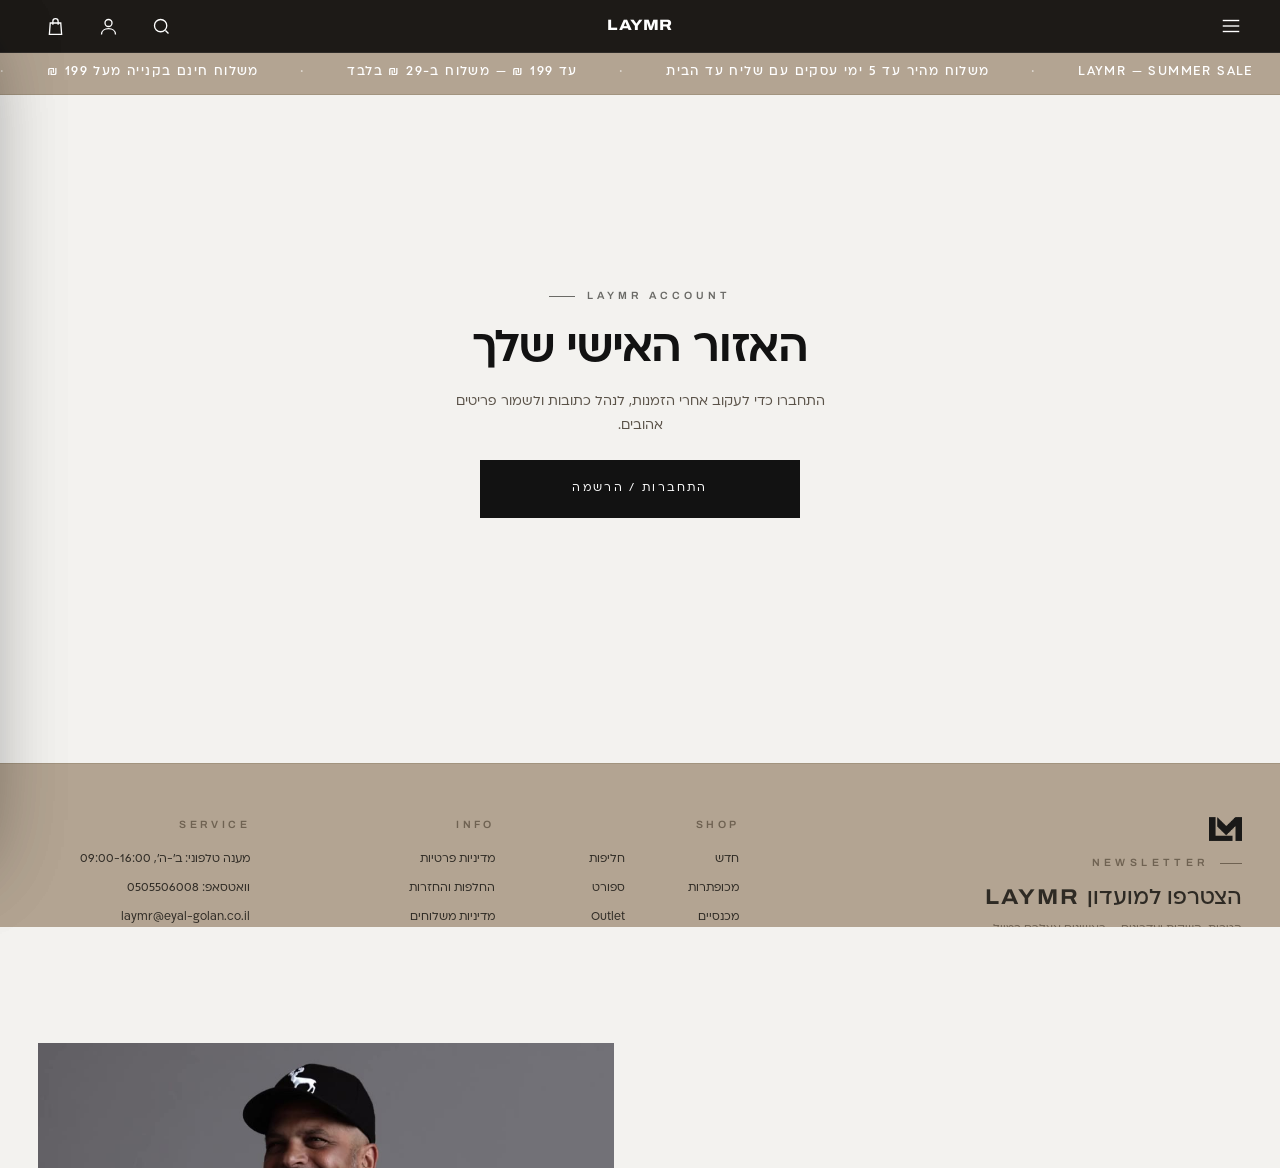
<file: account.html>
<!DOCTYPE html>
<html lang="he" dir="rtl">
<head>
<meta charset="utf-8">
<meta name="viewport" content="width=device-width, initial-scale=1">
<title>החשבון שלי — LAYMR</title>
<link rel="preconnect" href="https://fonts.googleapis.com">
<link rel="preconnect" href="https://fonts.gstatic.com" crossorigin>
<link href="https://fonts.googleapis.com/css2?family=Archivo:wdth,wght@62..125,100..900&family=IBM+Plex+Sans+Hebrew:wght@300;400;500;600;700&display=swap" rel="stylesheet">
<link rel="stylesheet" href="assets/base.css?v=1794118047">
<link rel="stylesheet" href="assets/pages.css?v=1794118047">
</head>
<body class="sub" data-page="account">
<header>
  <div class="header-row">
    <div class="h-start">
      <button class="menu-toggle" id="menuOpen" aria-label="תפריט" aria-expanded="false"><svg viewBox="0 0 24 24"><path class="l1" d="M3 6h18"/><path class="l2" d="M3 12h18"/><path class="l3" d="M3 18h18"/></svg></button>
      <nav class="h-nav" id="hnav" aria-label="ניווט ראשי"></nav>
    </div>
    <a class="h-mark" href="index.html"><span class="h-mark-text">LAYMR</span><img class="h-mark-logo" src="images/logo-lm.png" alt="LAYMR"></a>
    <div class="h-util">
      <a class="hic" href="search.html" aria-label="חיפוש"><svg viewBox="0 0 24 24"><circle cx="11" cy="11" r="7"/><path d="m20 20-3.5-3.5"/></svg></a>
      <button class="hic" id="acctOpen" aria-label="חשבון"><svg viewBox="0 0 24 24"><circle cx="12" cy="8" r="4"/><path d="M4 21c0-4 3.6-6.5 8-6.5s8 2.5 8 6.5"/></svg><span class="hic-dot"></span></button>
      <button class="hic" id="cartOpen" aria-label="עגלה"><svg viewBox="0 0 24 24"><path d="M6 8h12l1 13H5L6 8Z"/><path d="M9 10V6a3 3 0 0 1 6 0v4"/></svg></button>
    </div>
  </div>
</header>
<div class="ticker" dir="ltr" aria-label="הודעות משלוח">
  <div class="ticker__inner" id="tickerA"></div>
  <div class="ticker__inner" aria-hidden="true" id="tickerB"></div>
</div>

<main class="pg">

<div class="acc-wrap" id="accWrap">
  <aside class="acc-side">
    <div class="acc-me"><div class="acc-av" id="accAv"></div><div><b id="accName"></b><span id="accMail"></span></div></div>
    <nav class="acc-nav" id="accNav">
      <a href="#overview" data-v="overview">סקירה</a>
      <a href="#orders" data-v="orders">ההזמנות שלי</a>
      <a href="#profile" data-v="profile">פרטים אישיים</a>
      <a href="#addresses" data-v="addresses">כתובות</a>
      <a href="#prefs" data-v="prefs">העדפות דיוור</a>
    </nav>
    <button class="acc-out" id="accOut">התנתקות</button>
  </aside>
  <section class="acc-main" id="accMain"></section>
</div>
<div class="acc-gate" id="accGate" hidden>
  <span class="ab-kick"><i></i>LAYMR Account</span>
  <h1>האזור האישי שלך</h1>
  <p>התחברו כדי לעקוב אחרי הזמנות, לנהל כתובות ולשמור פריטים אהובים.</p>
  <button class="pdp-add" id="gateLogin" style="max-width:320px;margin-top:8px">התחברות / הרשמה</button>
</div>

</main>
<footer>
  <div class="ft-top" data-reveal>
    <div class="ft-cta">
      <img class="ft-cta-mark" src="images/logo-lm.png" alt="LAYMR">
      <span class="ft-kick"><i></i>Newsletter</span>
      <h3 class="ft-h">הצטרפו למועדון <em>LAYMR</em></h3>
      <p class="fnote">הטבות, השקות ועדכונים — ראשונים אצלכם במייל</p>
      <form class="nform ft-form" id="newsForm">
        <input type="email" placeholder="כתובת אימייל" required aria-label="כתובת אימייל">
        <button type="submit" aria-label="הרשמה"><svg viewBox="0 0 24 24"><path d="M19 12H5"/><path d="m11 6-6 6 6 6"/></svg></button>
      </form>
      <p class="nok" id="newsOk">תודה — נרשמת בהצלחה (דמו)</p>
    </div>
    <div class="ft-cols">
      <div class="fcol">
        <h3>Shop</h3>
        <ul id="fshop"></ul>
      </div>
      <div class="fcol">
        <h3>Info</h3>
        <ul>
          <li><a href="page.html?id=privacy-policy">מדיניות פרטיות</a></li>
          <li><a href="page.html?id=refund-policy">החלפות והחזרות</a></li>
          <li><a href="page.html?id=shipping-policy">מדיניות משלוחים</a></li>
          <li><a href="page.html?id=terms-of-service">תקנון ותנאי שימוש</a></li>
          <li><a href="#">הצהרת נגישות</a></li>
          <li><a href="#">ביטול עסקה</a></li>
        </ul>
      </div>
      <div class="fcol">
        <h3>Service</h3>
        <ul>
          <li>מענה טלפוני: ב'-ה', 09:00-16:00</li>
          <li><a href="https://wa.me/972505506008">וואטסאפ: 0505506008</a></li>
          <li><a href="mailto:laymr@eyal-golan.co.il">laymr@eyal-golan.co.il</a></li>
        </ul>
        <div class="ft-giant" aria-hidden="true">LAYMR</div>
      </div>
    </div>
  </div>
  <div class="ft-mid">
    <div class="ft-social">
      <a class="ft-soc" href="https://www.instagram.com/laymr.official/" target="_blank" rel="noopener" aria-label="Instagram"><img src="images/icons/icon-instagram.svg" alt="" width="18" height="18"></a>
      <a class="ft-soc" href="https://wa.me/972505506008" target="_blank" rel="noopener" aria-label="WhatsApp"><img src="images/icons/icon-whatsapp.svg" alt="" width="18" height="18"></a>
      <a class="ft-soc" href="mailto:laymr@eyal-golan.co.il" aria-label="אימייל"><svg viewBox="0 0 24 24"><rect x="3" y="5" width="18" height="14" rx="2"/><path d="m3 7 9 6 9-6"/></svg></a>
    </div>
    <a class="ft-up" href="#"><span>חזרה למעלה</span><svg viewBox="0 0 24 24"><path d="M12 19V5"/><path d="m6 11 6-6 6 6"/></svg></a>
  </div>
  <div class="fbottom">
    <span>© 2026 LAYMR</span>
    <span>כל הזכויות שמורות</span>
  </div>
</footer>
<div class="menu-overlay" id="menuOverlay" aria-label="תפריט">
  <div class="mo-head">
    <a class="mo-logo" href="index.html" aria-label="LAYMR"><img src="images/logo-lm.png" alt="LAYMR"></a>
    <button id="menuClose" class="mo-x" aria-label="סגירה"><svg viewBox="0 0 24 24"><path d="M6 6l12 12M18 6 6 18"/></svg></button>
  </div>
  <div class="mo-body" id="moLinks"></div>
  <div class="mo-foot">
    <div class="mo-foot-row">
      <span class="mo-region">ישראל | ILS ₪</span>
      <div class="mo-links"><a href="search.html">חיפוש</a><a href="#" data-acct>חשבון</a></div>
    </div>
    <div class="mo-social">
      <a href="https://www.instagram.com/laymr.official/" target="_blank" rel="noopener" aria-label="Instagram"><img src="images/icons/icon-instagram.svg" alt=""></a>
      <a href="https://wa.me/972505506008" target="_blank" rel="noopener" aria-label="WhatsApp"><img src="images/icons/icon-whatsapp.svg" alt=""></a>
      <a href="mailto:laymr@eyal-golan.co.il" aria-label="אימייל"><svg viewBox="0 0 24 24"><rect x="3" y="5" width="18" height="14" rx="2"/><path d="m3 7 9 6 9-6"/></svg></a>
    </div>
  </div>
</div>

<!-- עגלה -->
<!-- אודות -->
<div class="about-overlay" id="aboutOverlay" aria-label="אודות">
  <div class="mo-head">
    <span class="micro-he">אודות</span>
    <button id="aboutClose" class="micro-he">סגירה</button>
  </div>
  <button class="ab-x" id="aboutX" aria-label="סגירה"><svg viewBox="0 0 24 24"><path d="M6 6l12 12M18 6 6 18"/></svg></button>
  <div class="about-body">
    <div class="about-text">
      <span class="ab-kick"><i></i>About — LAYMR by Eyal Golan</span>
      <h2 class="ab-title">אופנה<br>עם <em>זהות.</em></h2>
      <p class="ab-lead">LAYMR הוא מותג האופנה של אייל גולן — פריטים ואקססוריז שמביאים סגנון אישי וייחודי לכל אחד, עם איכות גבוהה ומחירים נגישים.</p>
      <p class="ab-p">המותג מציע מגוון פריטים המשלבים עיצוב מודרני עם אלמנטים המייצגים את זהותו האישית של אייל — גזרות נוחות, בדים נעימים ופרטים קטנים שעושים את ההבדל.</p>
      <p class="ab-p">אנחנו שואפים לייצר חווית קנייה ייחודית, שמחברת בין עולם האופנה לאנשים שלובשים אותו — פריטים מותאמים לכל גיל ולכל סגנון, מהבמה ועד הרחוב.</p>
      <ul class="ab-vals">
        <li><b>01</b><span>עיצוב ישראלי</span></li>
        <li><b>02</b><span>איכות ללא פשרות</span></li>
        <li><b>03</b><span>מחיר נגיש לכולם</span></li>
        <li><b>04</b><span>שירות אישי</span></li>
      </ul>
      <div class="ab-ctas">
        <a class="ab-btn" href="collection.html?c=%D7%A7%D7%99%D7%A5-new">לקולקציה החדשה<svg viewBox="0 0 24 24"><path d="M19 12H5"/><path d="m11 6-6 6 6 6"/></svg></a>
        <a class="ab-link" href="https://www.instagram.com/laymr.official/" target="_blank" rel="noopener">Instagram</a>
      </div>
      <div class="ab-sign" aria-hidden="true">LAYMR</div>
    </div>
    <div class="about-media">
      <video class="about-video" muted loop playsinline preload="none" poster="images/about-poster.jpg" data-msrc="media/about-m.mp4" data-mposter="images/about-m-poster.jpg" aria-label="LAYMR — אייל גולן"><source src="media/about.mp4" type="video/mp4"></video>
      <span class="ab-tag">LAYMR · 2026</span>
    </div>
  </div>
</div>

<div class="scrim" id="scrim"></div>
<aside class="cart-drawer" id="cartDrawer" aria-label="עגלת קניות">
  <div class="cd-head">
    <h3 class="cd-title">העגלה שלך <span class="cd-count" id="cdCount">0</span></h3>
    <button id="cartClose" class="cd-x" aria-label="סגירה"><svg viewBox="0 0 24 24"><path d="M6 6l12 12M18 6 6 18"/></svg></button>
  </div>
  <div class="cd-ship" id="cdShip"><p></p><div class="cd-bar"><i></i></div></div>
  <div class="cd-body" id="cdBody"></div>
  <div class="cd-foot" id="cdFoot"></div>
</aside>

<aside class="acct-drawer" id="acctDrawer" aria-label="חשבון">
  <div class="cd-head">
    <h3 class="cd-title" id="acctTitle">החשבון שלי</h3>
    <button id="acctClose" class="cd-x" aria-label="סגירה"><svg viewBox="0 0 24 24"><path d="M6 6l12 12M18 6 6 18"/></svg></button>
  </div>
  <div class="ac-body" id="acctBody"></div>
</aside>



<script src="data/laymr-data.js?v=1794118047"></script>
<script src="assets/site.js?v=1794118047"></script>
<script src="assets/cart.js?v=1794118047"></script>
<script src="assets/account.js?v=1794118047"></script>
</body>
</html>
</file>
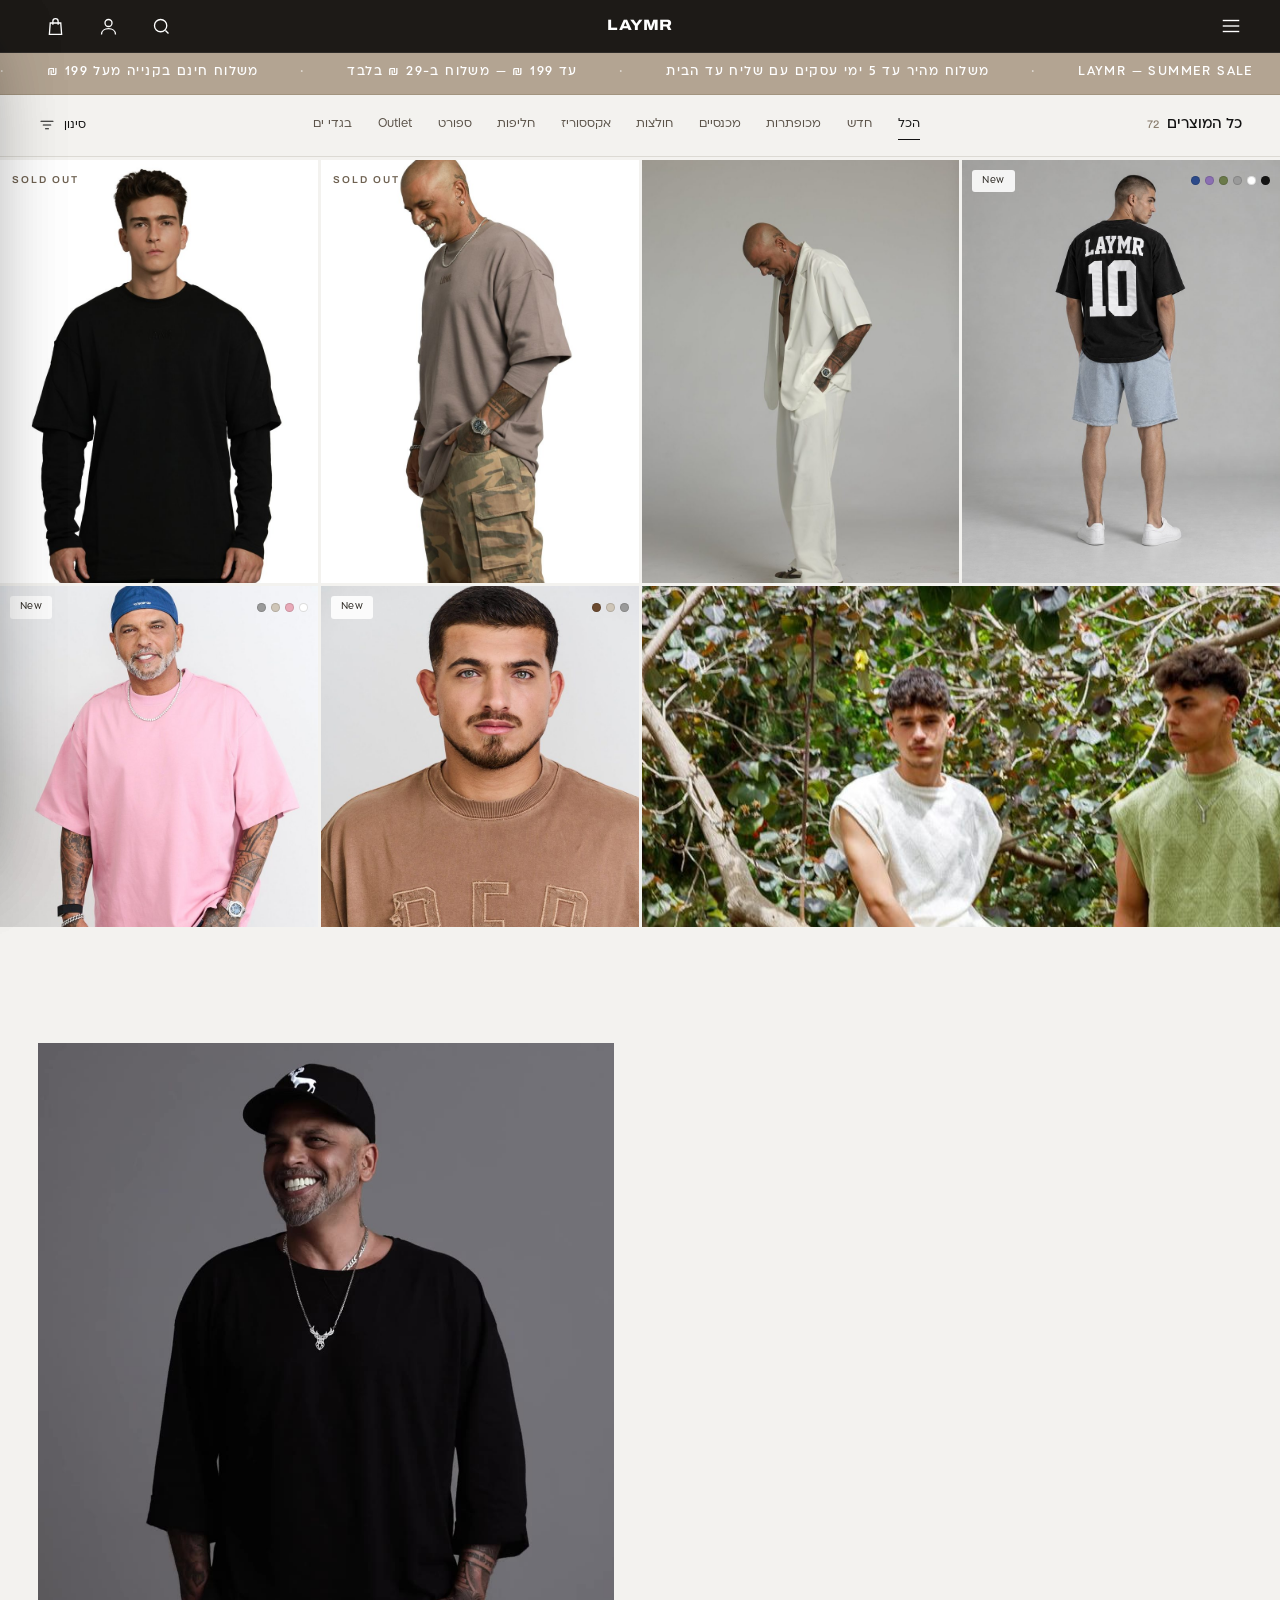
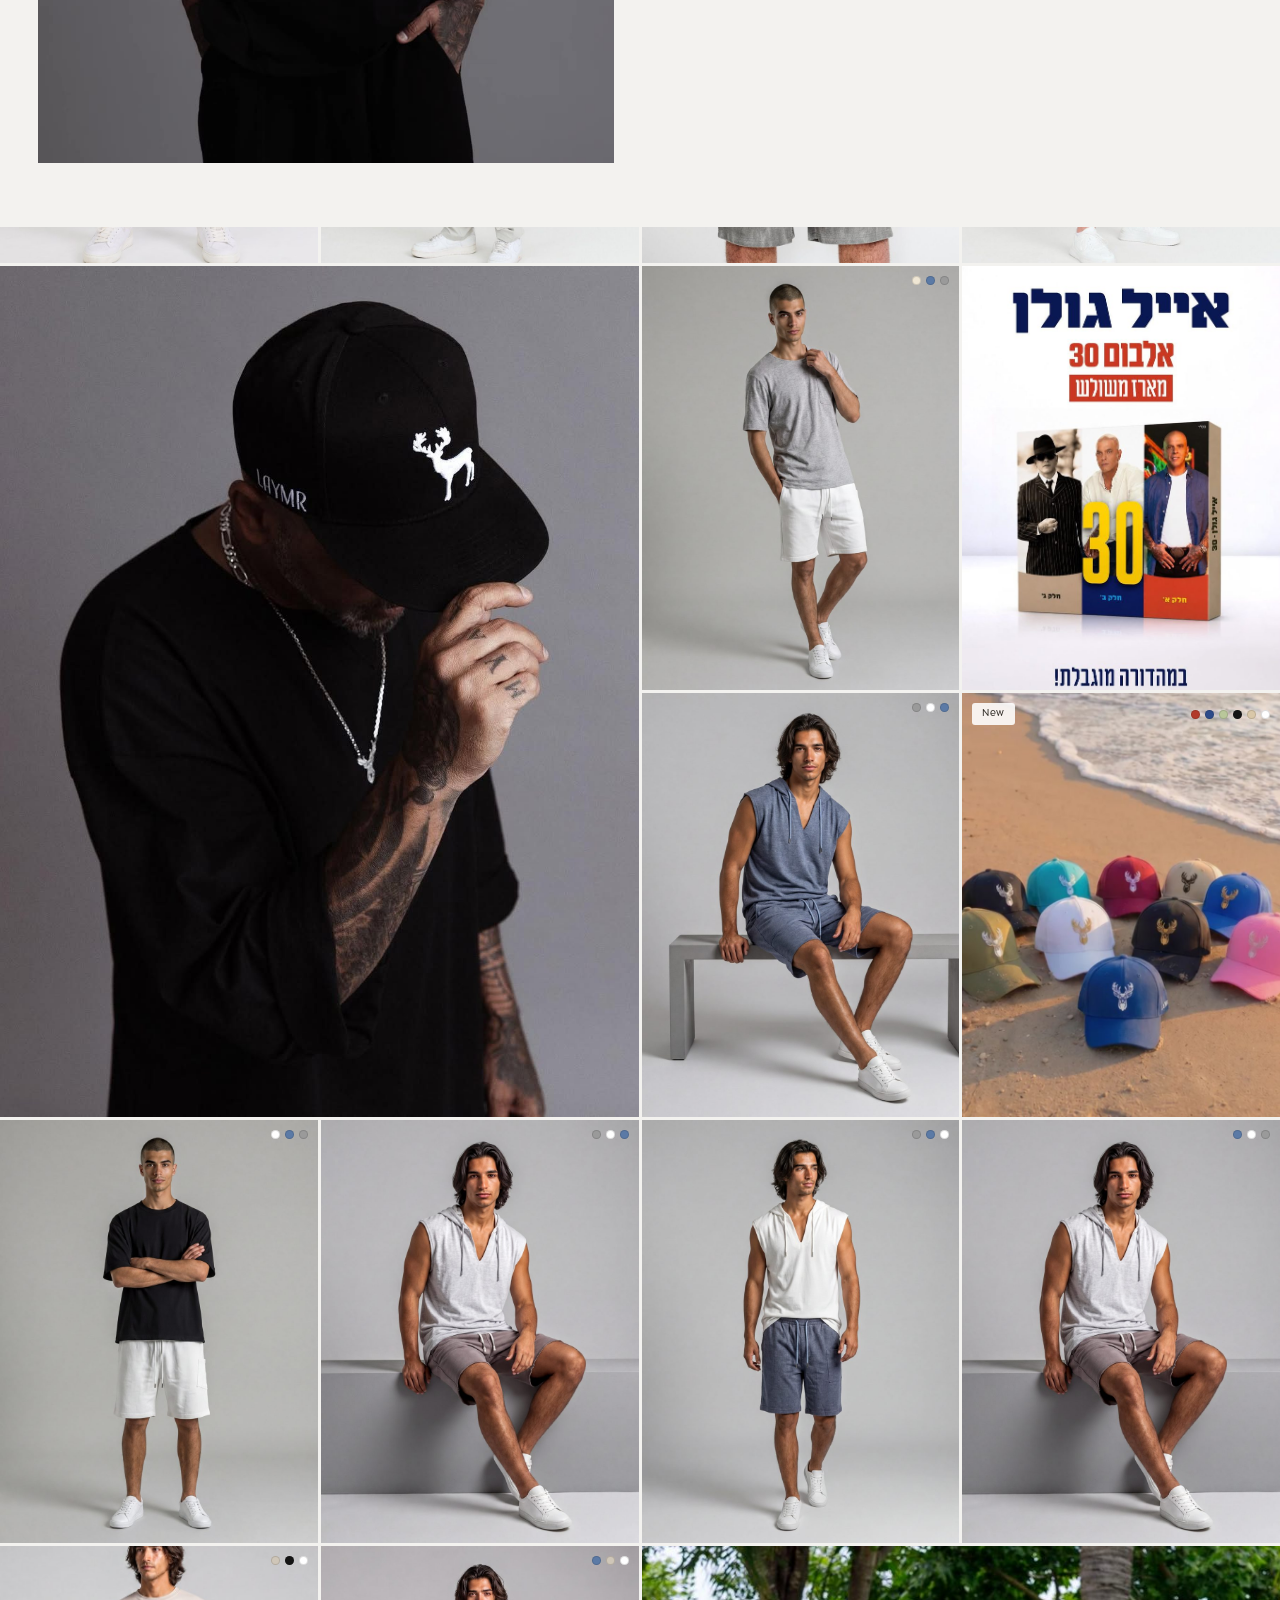
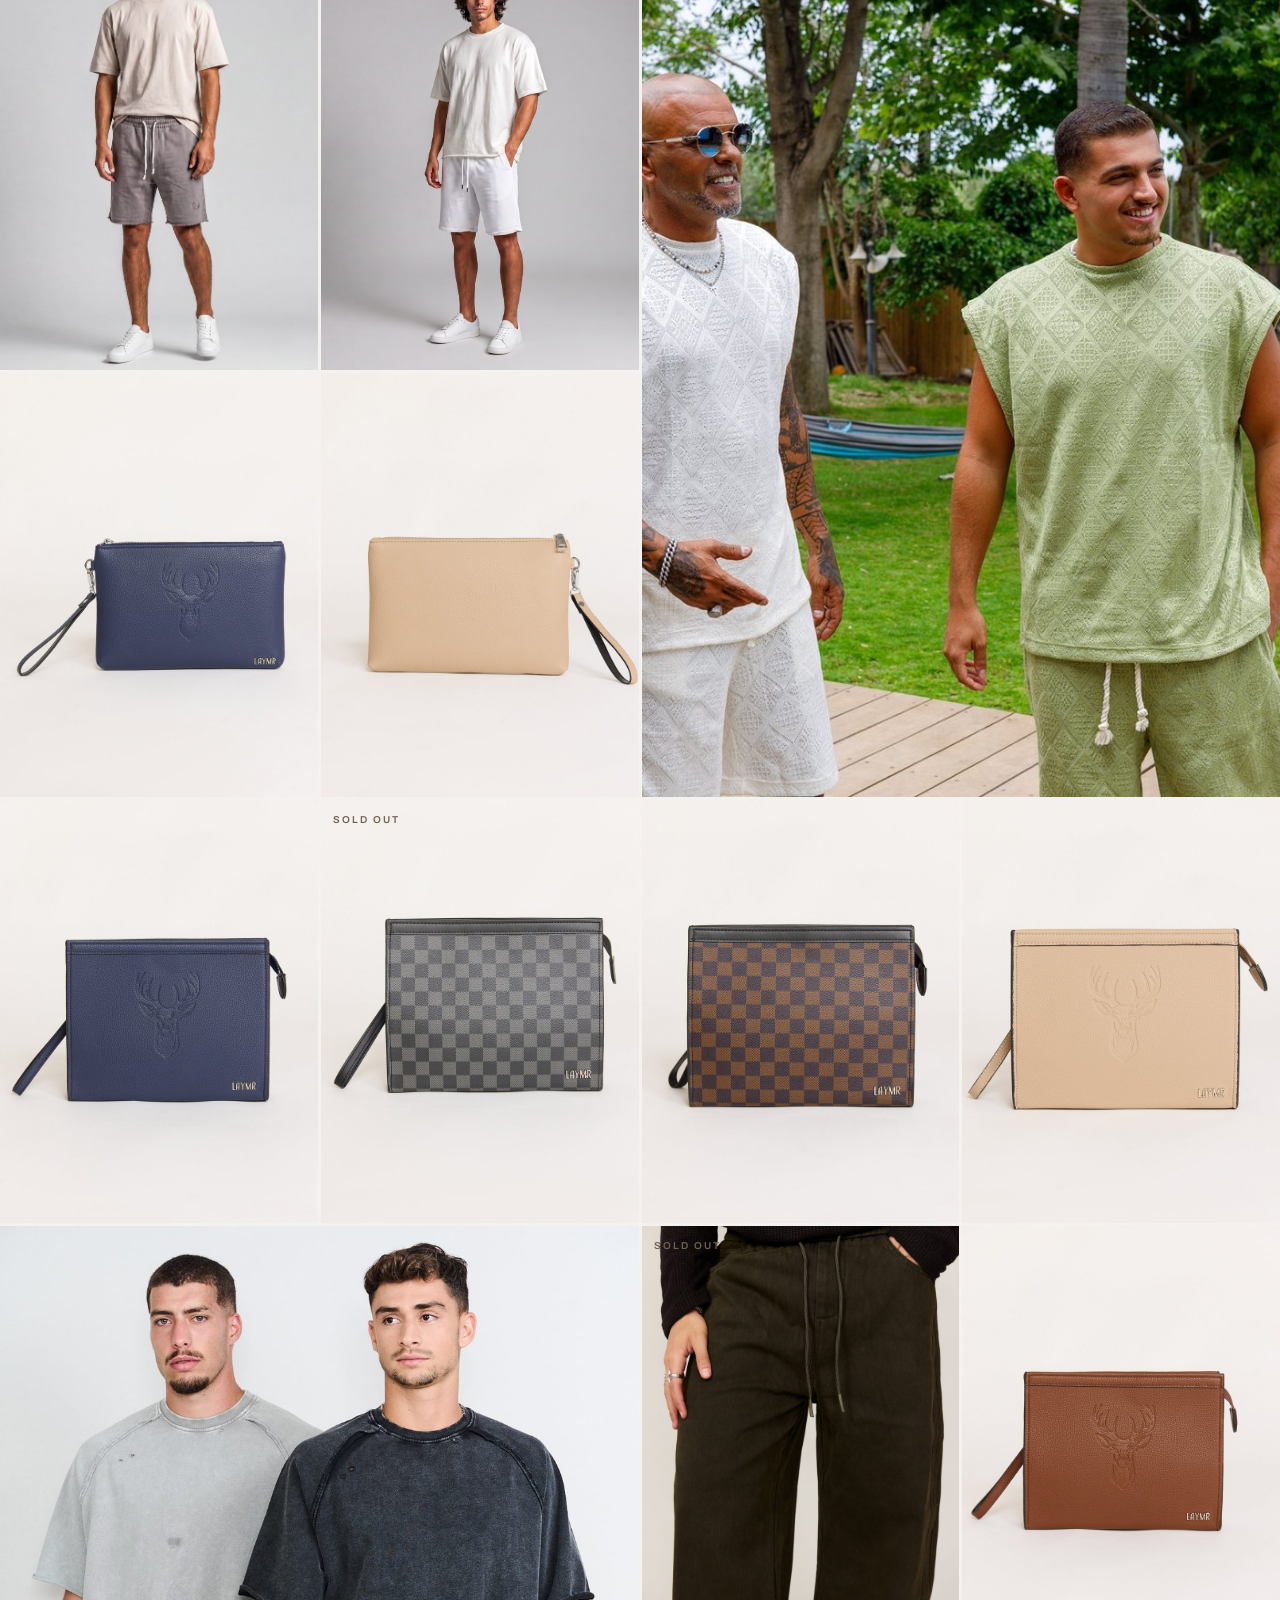
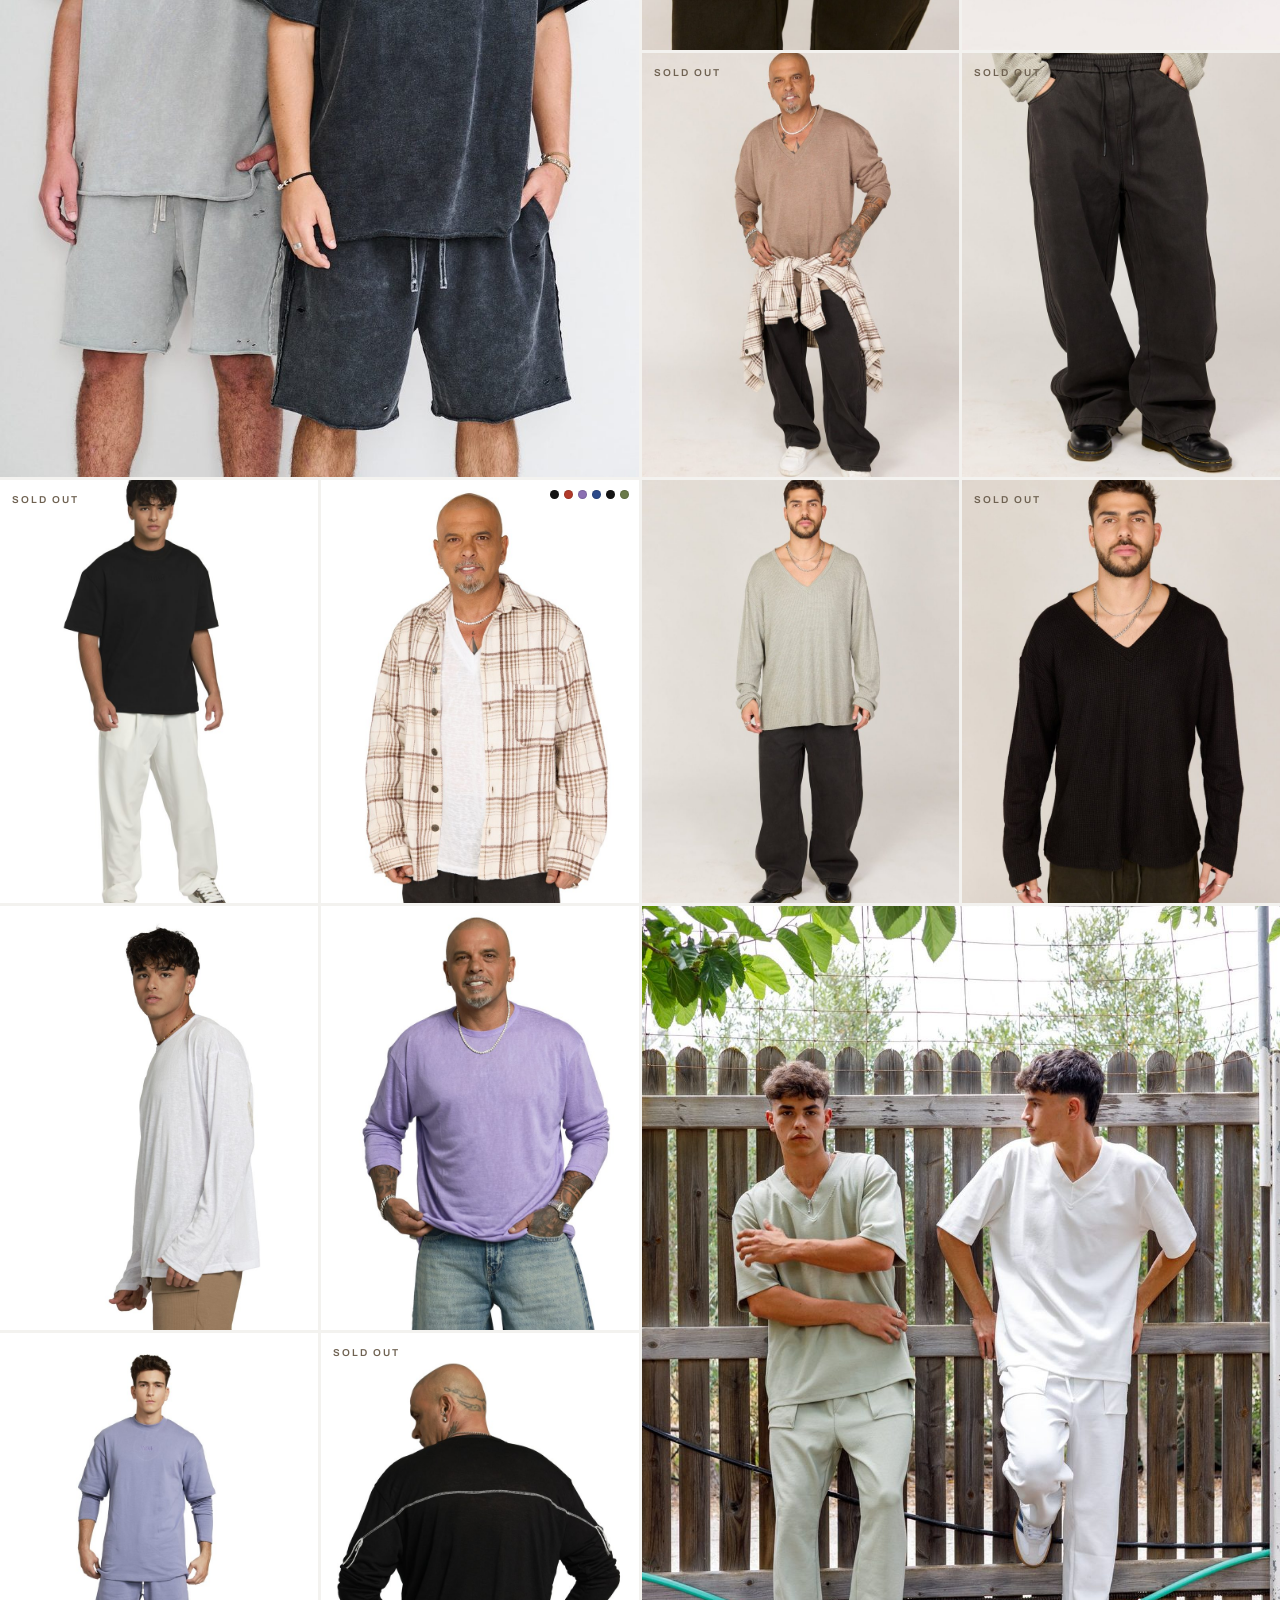
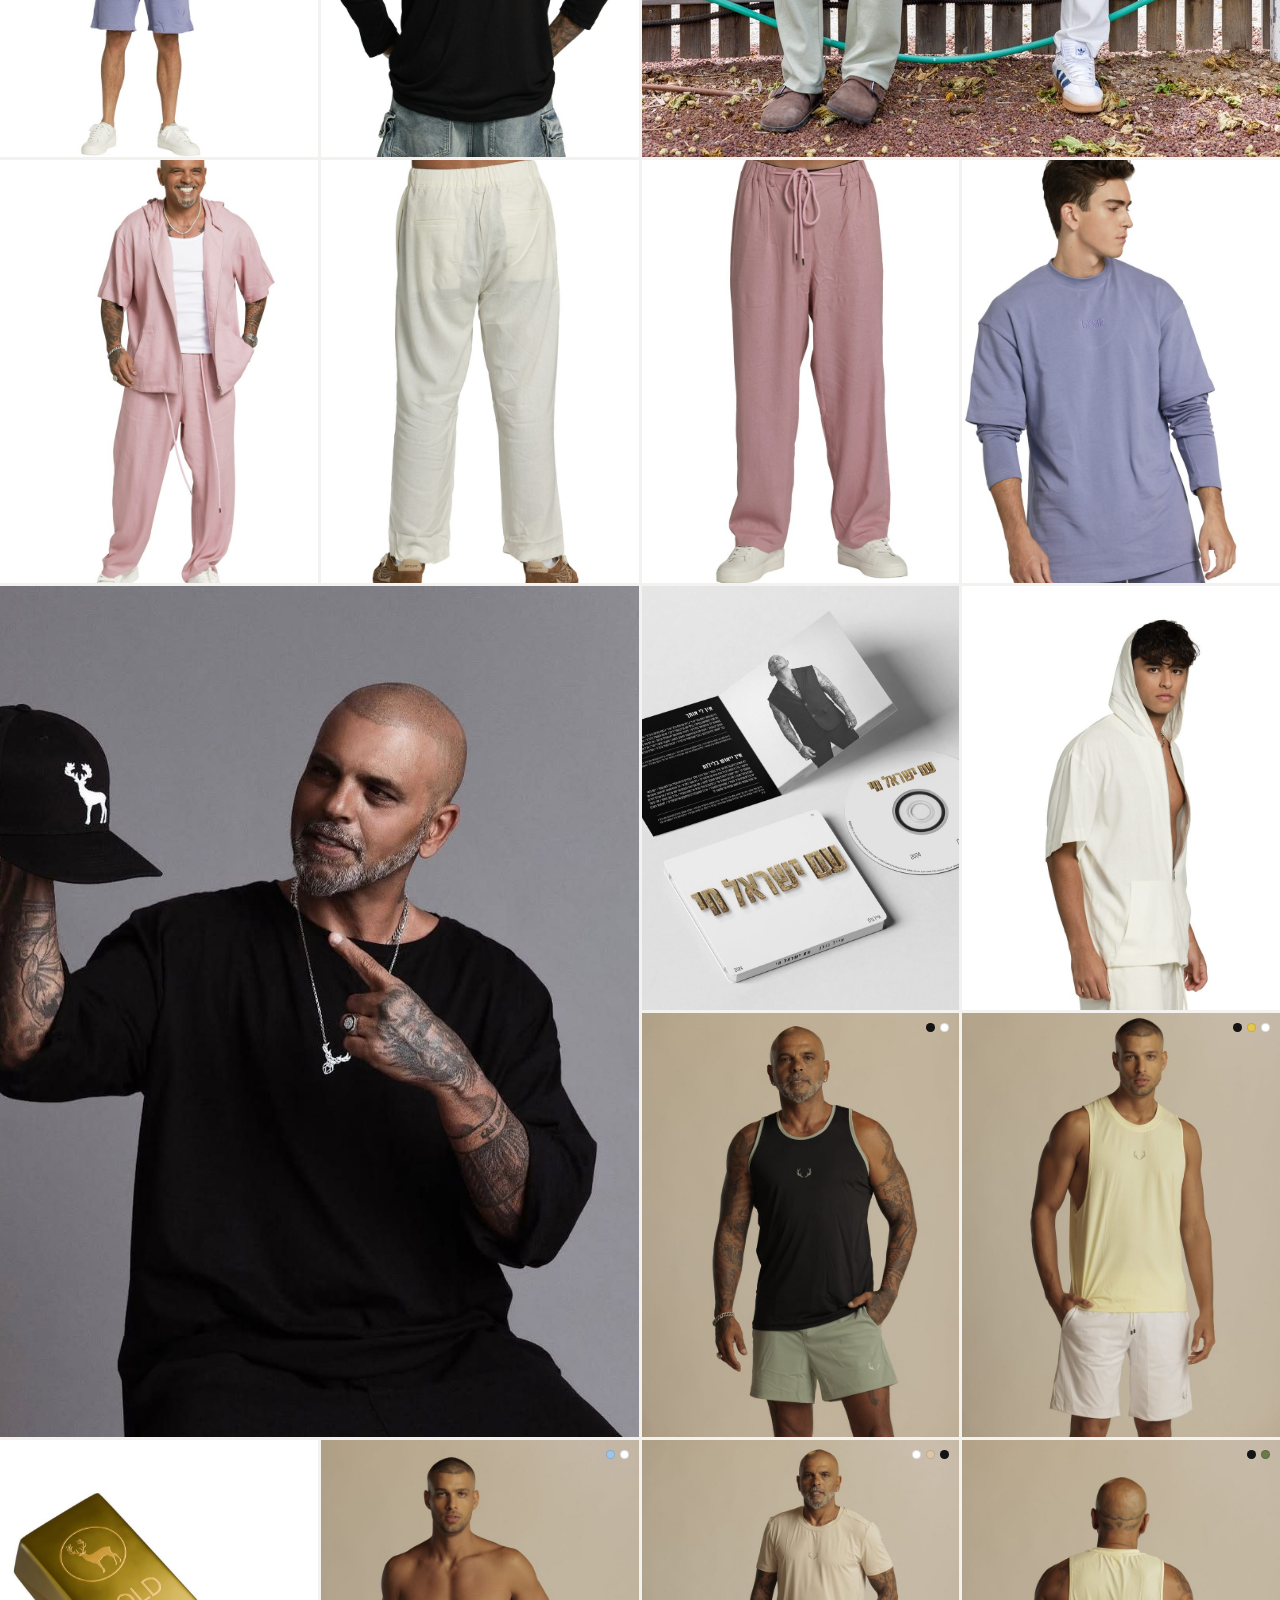
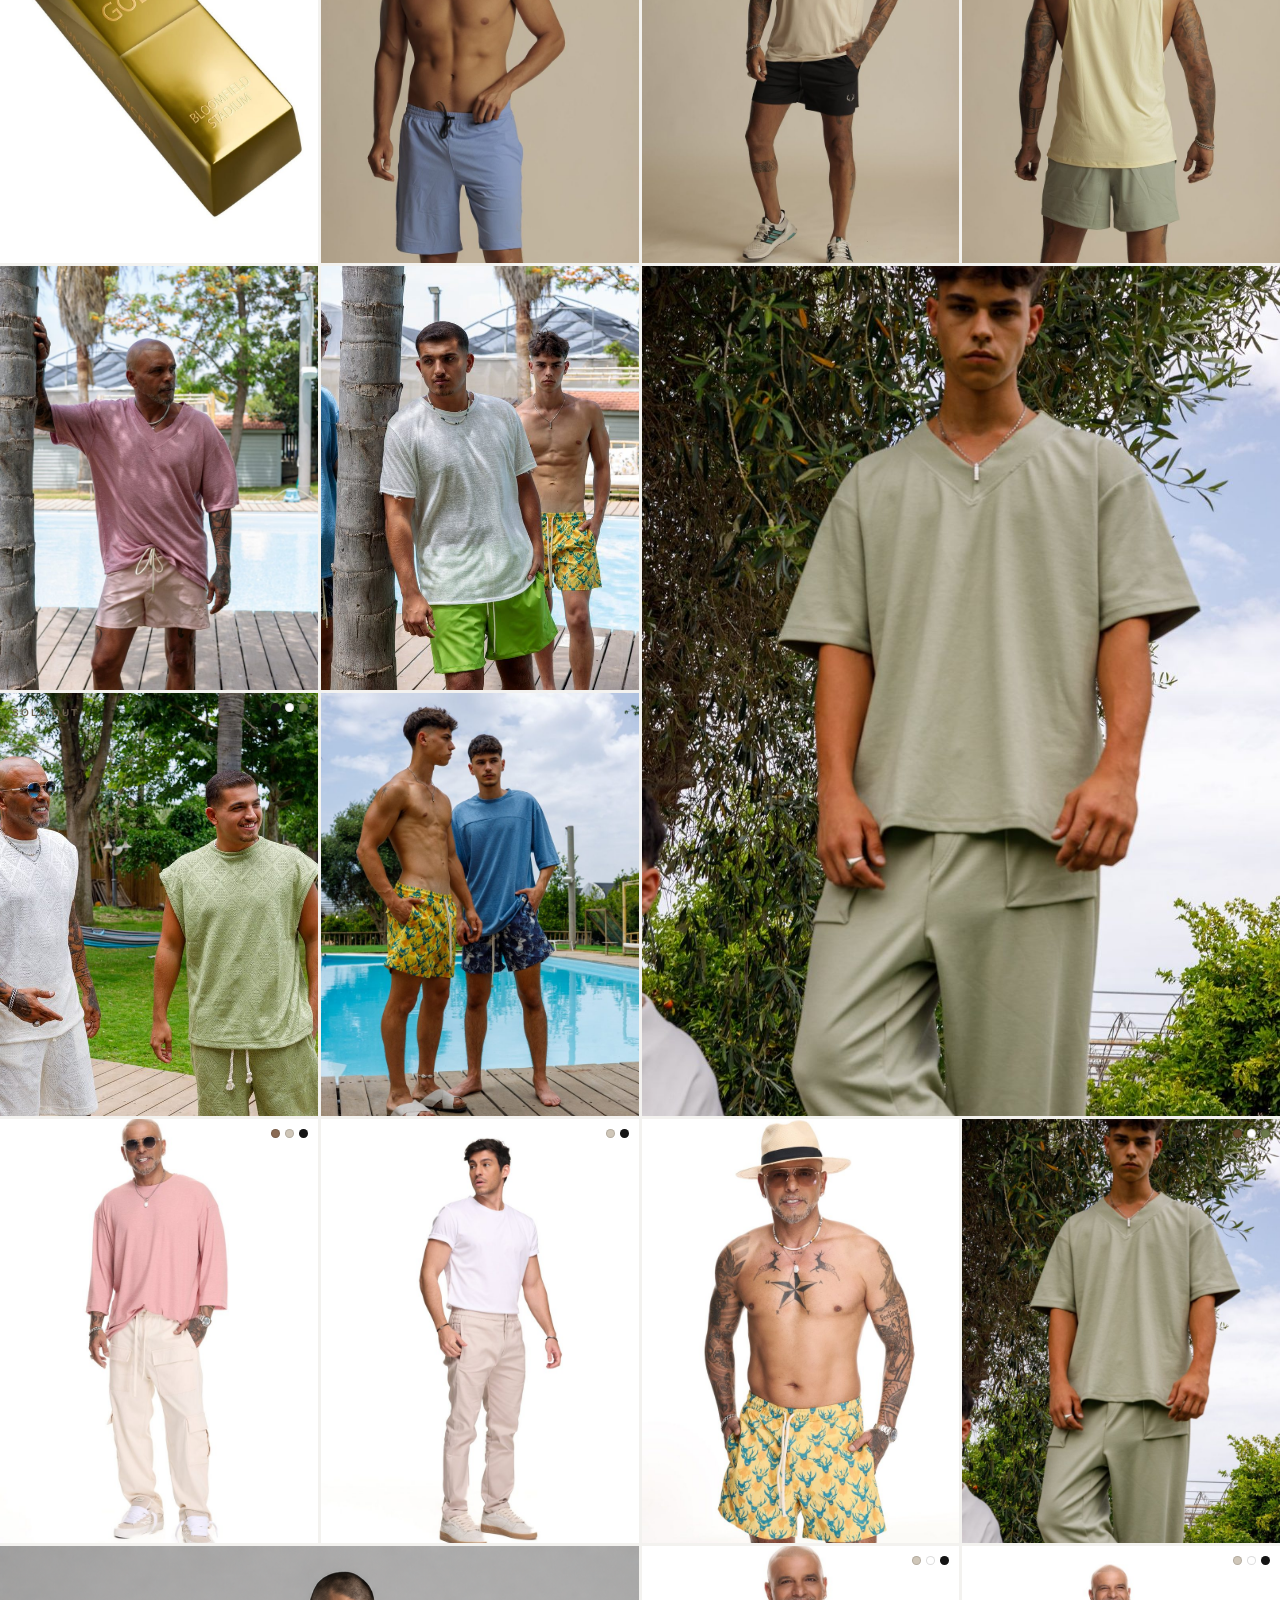
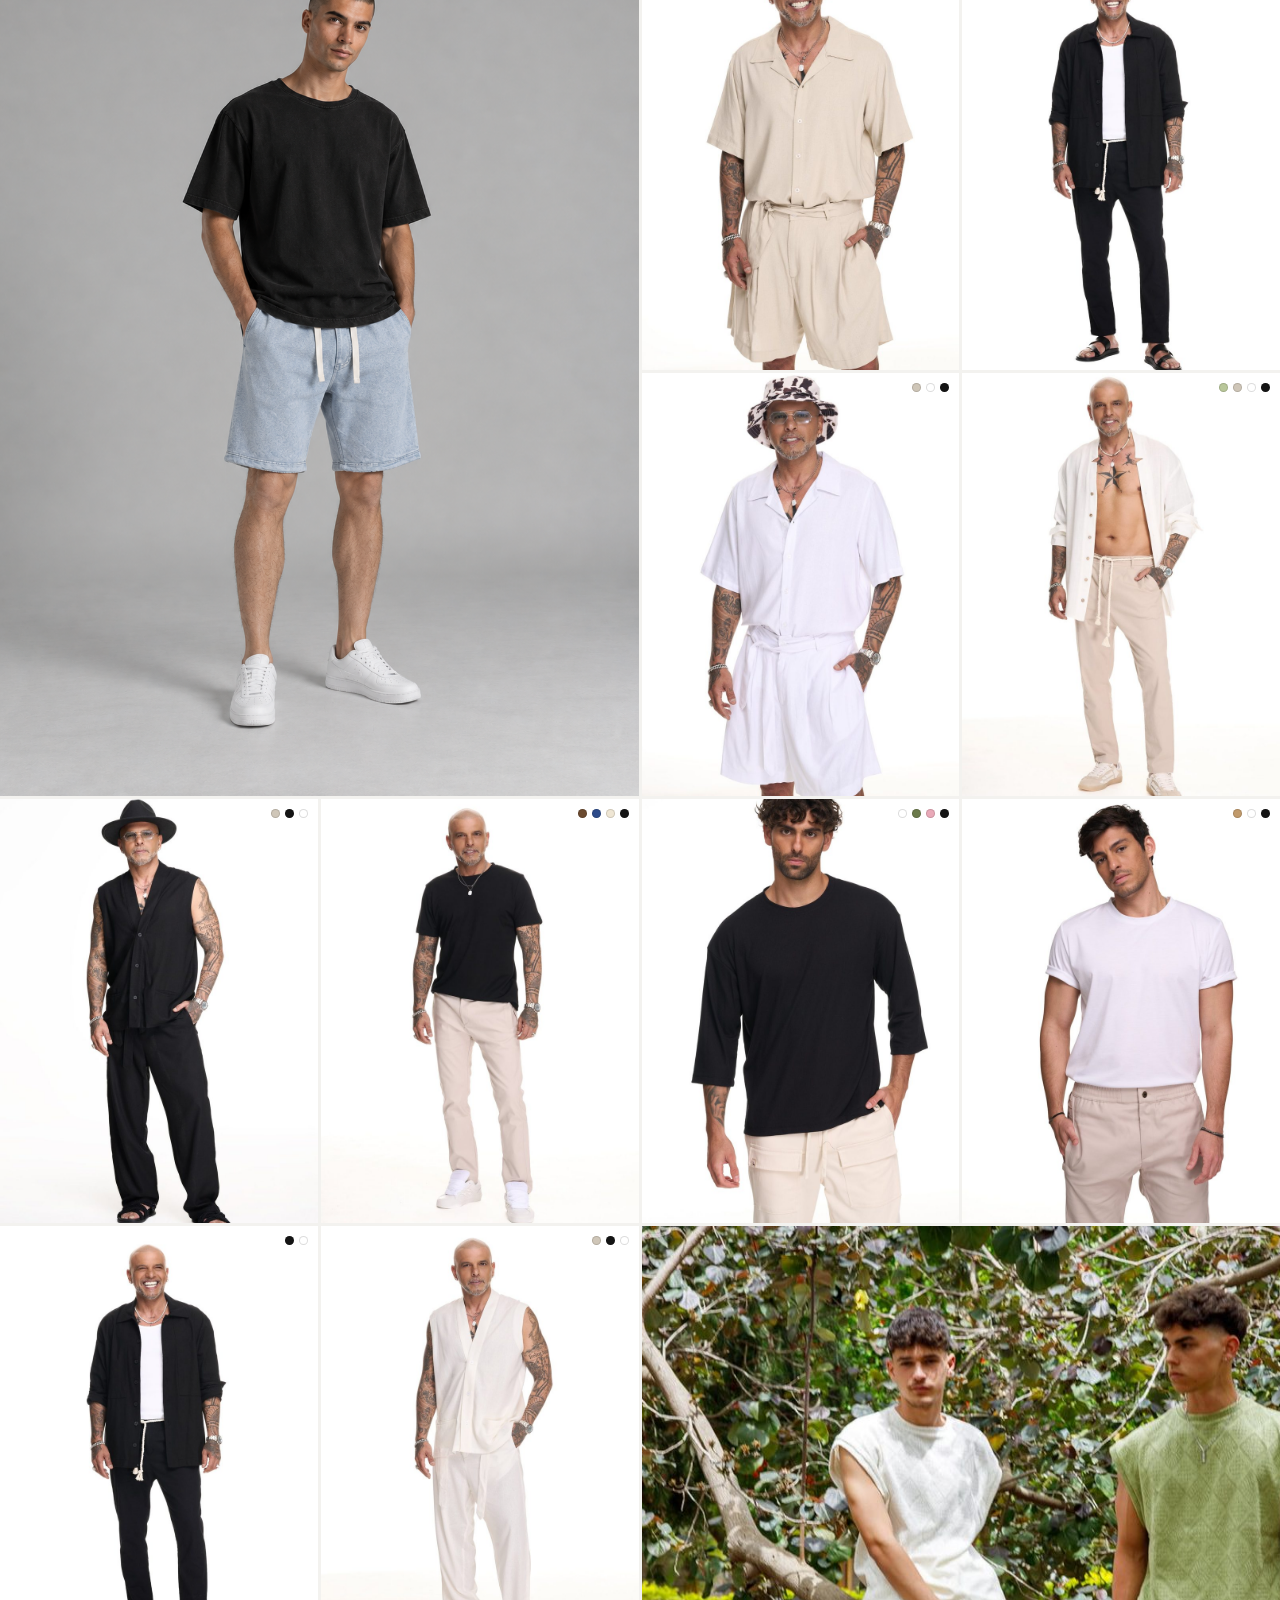
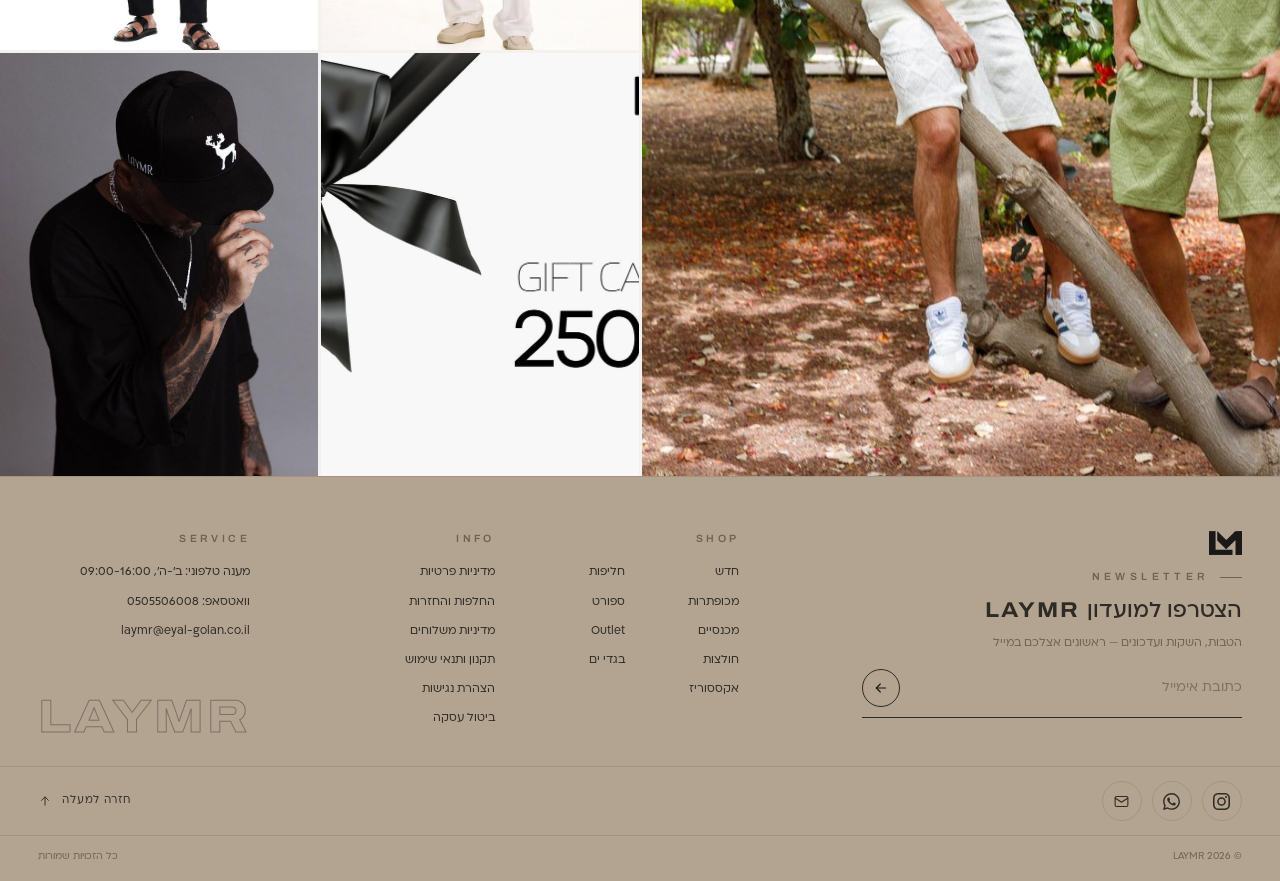
<file: collection.html>
<!DOCTYPE html>
<html lang="he" dir="rtl">
<head>
<meta charset="utf-8">
<meta name="viewport" content="width=device-width, initial-scale=1">
<title>קולקציה — LAYMR</title>
<link rel="preconnect" href="https://fonts.googleapis.com">
<link rel="preconnect" href="https://fonts.gstatic.com" crossorigin>
<link href="https://fonts.googleapis.com/css2?family=Archivo:wdth,wght@62..125,100..900&family=IBM+Plex+Sans+Hebrew:wght@300;400;500;600;700&display=swap" rel="stylesheet">
<link rel="stylesheet" href="assets/base.css?v=1794118047">
<link rel="stylesheet" href="assets/pages.css?v=1794118047">
</head>
<body class="sub" data-page="collection">
<header>
  <div class="header-row">
    <div class="h-start">
      <button class="menu-toggle" id="menuOpen" aria-label="תפריט" aria-expanded="false"><svg viewBox="0 0 24 24"><path class="l1" d="M3 6h18"/><path class="l2" d="M3 12h18"/><path class="l3" d="M3 18h18"/></svg></button>
      <nav class="h-nav" id="hnav" aria-label="ניווט ראשי"></nav>
    </div>
    <a class="h-mark" href="index.html"><span class="h-mark-text">LAYMR</span><img class="h-mark-logo" src="images/logo-lm.png" alt="LAYMR"></a>
    <div class="h-util">
      <a class="hic" href="search.html" aria-label="חיפוש"><svg viewBox="0 0 24 24"><circle cx="11" cy="11" r="7"/><path d="m20 20-3.5-3.5"/></svg></a>
      <button class="hic" id="acctOpen" aria-label="חשבון"><svg viewBox="0 0 24 24"><circle cx="12" cy="8" r="4"/><path d="M4 21c0-4 3.6-6.5 8-6.5s8 2.5 8 6.5"/></svg><span class="hic-dot"></span></button>
      <button class="hic" id="cartOpen" aria-label="עגלה"><svg viewBox="0 0 24 24"><path d="M6 8h12l1 13H5L6 8Z"/><path d="M9 10V6a3 3 0 0 1 6 0v4"/></svg></button>
    </div>
  </div>
</header>
<div class="ticker" dir="ltr" aria-label="הודעות משלוח">
  <div class="ticker__inner" id="tickerA"></div>
  <div class="ticker__inner" aria-hidden="true" id="tickerB"></div>
</div>

<main class="pg">

<div class="col-bar">
  <h1 class="col-name"><span id="colTitle"></span><small id="count"></small></h1>
  <nav class="col-cats" id="colCats" aria-label="קטגוריות"></nav>
  <div class="col-filter">
    <button class="filter-btn" id="filterBtn" aria-expanded="false">סינון<svg viewBox="0 0 24 24"><path d="M4 7h16M7 12h10M10 17h4"/></svg></button>
    <div class="filter-pop" id="filterPop">
      <div class="fp-group"><span class="fp-label">מיון</span>
        <div class="fp-opts" id="sortOpts"><button data-v="featured" class="on">מומלצים</button><button data-v="new">חדש ביותר</button><button data-v="low">מחיר: נמוך לגבוה</button><button data-v="high">מחיר: גבוה לנמוך</button></div></div>
      <div class="fp-group"><span class="fp-label">מידה</span><div class="fp-opts fp-sizes" id="sizeOpts"></div></div>
      <div class="fp-group"><label class="fp-check"><input type="checkbox" id="hideOut"> הסתר פריטים שאזלו</label></div>
      <button class="fp-clear" id="fpClear">ניקוי</button>
    </div>
  </div>
</div>
<div class="plist" id="grid"></div>
<button class="mfilter" id="mFilterBtn">סינון<svg viewBox="0 0 24 24"><path d="M4 7h16M7 12h10M10 17h4"/></svg></button>

</main>
<footer>
  <div class="ft-top" data-reveal>
    <div class="ft-cta">
      <img class="ft-cta-mark" src="images/logo-lm.png" alt="LAYMR">
      <span class="ft-kick"><i></i>Newsletter</span>
      <h3 class="ft-h">הצטרפו למועדון <em>LAYMR</em></h3>
      <p class="fnote">הטבות, השקות ועדכונים — ראשונים אצלכם במייל</p>
      <form class="nform ft-form" id="newsForm">
        <input type="email" placeholder="כתובת אימייל" required aria-label="כתובת אימייל">
        <button type="submit" aria-label="הרשמה"><svg viewBox="0 0 24 24"><path d="M19 12H5"/><path d="m11 6-6 6 6 6"/></svg></button>
      </form>
      <p class="nok" id="newsOk">תודה — נרשמת בהצלחה (דמו)</p>
    </div>
    <div class="ft-cols">
      <div class="fcol">
        <h3>Shop</h3>
        <ul id="fshop"></ul>
      </div>
      <div class="fcol">
        <h3>Info</h3>
        <ul>
          <li><a href="page.html?id=privacy-policy">מדיניות פרטיות</a></li>
          <li><a href="page.html?id=refund-policy">החלפות והחזרות</a></li>
          <li><a href="page.html?id=shipping-policy">מדיניות משלוחים</a></li>
          <li><a href="page.html?id=terms-of-service">תקנון ותנאי שימוש</a></li>
          <li><a href="#">הצהרת נגישות</a></li>
          <li><a href="#">ביטול עסקה</a></li>
        </ul>
      </div>
      <div class="fcol">
        <h3>Service</h3>
        <ul>
          <li>מענה טלפוני: ב'-ה', 09:00-16:00</li>
          <li><a href="https://wa.me/972505506008">וואטסאפ: 0505506008</a></li>
          <li><a href="mailto:laymr@eyal-golan.co.il">laymr@eyal-golan.co.il</a></li>
        </ul>
        <div class="ft-giant" aria-hidden="true">LAYMR</div>
      </div>
    </div>
  </div>
  <div class="ft-mid">
    <div class="ft-social">
      <a class="ft-soc" href="https://www.instagram.com/laymr.official/" target="_blank" rel="noopener" aria-label="Instagram"><img src="images/icons/icon-instagram.svg" alt="" width="18" height="18"></a>
      <a class="ft-soc" href="https://wa.me/972505506008" target="_blank" rel="noopener" aria-label="WhatsApp"><img src="images/icons/icon-whatsapp.svg" alt="" width="18" height="18"></a>
      <a class="ft-soc" href="mailto:laymr@eyal-golan.co.il" aria-label="אימייל"><svg viewBox="0 0 24 24"><rect x="3" y="5" width="18" height="14" rx="2"/><path d="m3 7 9 6 9-6"/></svg></a>
    </div>
    <a class="ft-up" href="#"><span>חזרה למעלה</span><svg viewBox="0 0 24 24"><path d="M12 19V5"/><path d="m6 11 6-6 6 6"/></svg></a>
  </div>
  <div class="fbottom">
    <span>© 2026 LAYMR</span>
    <span>כל הזכויות שמורות</span>
  </div>
</footer>
<div class="menu-overlay" id="menuOverlay" aria-label="תפריט">
  <div class="mo-head">
    <a class="mo-logo" href="index.html" aria-label="LAYMR"><img src="images/logo-lm.png" alt="LAYMR"></a>
    <button id="menuClose" class="mo-x" aria-label="סגירה"><svg viewBox="0 0 24 24"><path d="M6 6l12 12M18 6 6 18"/></svg></button>
  </div>
  <div class="mo-body" id="moLinks"></div>
  <div class="mo-foot">
    <div class="mo-foot-row">
      <span class="mo-region">ישראל | ILS ₪</span>
      <div class="mo-links"><a href="search.html">חיפוש</a><a href="#" data-acct>חשבון</a></div>
    </div>
    <div class="mo-social">
      <a href="https://www.instagram.com/laymr.official/" target="_blank" rel="noopener" aria-label="Instagram"><img src="images/icons/icon-instagram.svg" alt=""></a>
      <a href="https://wa.me/972505506008" target="_blank" rel="noopener" aria-label="WhatsApp"><img src="images/icons/icon-whatsapp.svg" alt=""></a>
      <a href="mailto:laymr@eyal-golan.co.il" aria-label="אימייל"><svg viewBox="0 0 24 24"><rect x="3" y="5" width="18" height="14" rx="2"/><path d="m3 7 9 6 9-6"/></svg></a>
    </div>
  </div>
</div>

<!-- עגלה -->
<!-- אודות -->
<div class="about-overlay" id="aboutOverlay" aria-label="אודות">
  <div class="mo-head">
    <span class="micro-he">אודות</span>
    <button id="aboutClose" class="micro-he">סגירה</button>
  </div>
  <button class="ab-x" id="aboutX" aria-label="סגירה"><svg viewBox="0 0 24 24"><path d="M6 6l12 12M18 6 6 18"/></svg></button>
  <div class="about-body">
    <div class="about-text">
      <span class="ab-kick"><i></i>About — LAYMR by Eyal Golan</span>
      <h2 class="ab-title">אופנה<br>עם <em>זהות.</em></h2>
      <p class="ab-lead">LAYMR הוא מותג האופנה של אייל גולן — פריטים ואקססוריז שמביאים סגנון אישי וייחודי לכל אחד, עם איכות גבוהה ומחירים נגישים.</p>
      <p class="ab-p">המותג מציע מגוון פריטים המשלבים עיצוב מודרני עם אלמנטים המייצגים את זהותו האישית של אייל — גזרות נוחות, בדים נעימים ופרטים קטנים שעושים את ההבדל.</p>
      <p class="ab-p">אנחנו שואפים לייצר חווית קנייה ייחודית, שמחברת בין עולם האופנה לאנשים שלובשים אותו — פריטים מותאמים לכל גיל ולכל סגנון, מהבמה ועד הרחוב.</p>
      <ul class="ab-vals">
        <li><b>01</b><span>עיצוב ישראלי</span></li>
        <li><b>02</b><span>איכות ללא פשרות</span></li>
        <li><b>03</b><span>מחיר נגיש לכולם</span></li>
        <li><b>04</b><span>שירות אישי</span></li>
      </ul>
      <div class="ab-ctas">
        <a class="ab-btn" href="collection.html?c=%D7%A7%D7%99%D7%A5-new">לקולקציה החדשה<svg viewBox="0 0 24 24"><path d="M19 12H5"/><path d="m11 6-6 6 6 6"/></svg></a>
        <a class="ab-link" href="https://www.instagram.com/laymr.official/" target="_blank" rel="noopener">Instagram</a>
      </div>
      <div class="ab-sign" aria-hidden="true">LAYMR</div>
    </div>
    <div class="about-media">
      <video class="about-video" muted loop playsinline preload="none" poster="images/about-poster.jpg" data-msrc="media/about-m.mp4" data-mposter="images/about-m-poster.jpg" aria-label="LAYMR — אייל גולן"><source src="media/about.mp4" type="video/mp4"></video>
      <span class="ab-tag">LAYMR · 2026</span>
    </div>
  </div>
</div>

<div class="scrim" id="scrim"></div>
<aside class="cart-drawer" id="cartDrawer" aria-label="עגלת קניות">
  <div class="cd-head">
    <h3 class="cd-title">העגלה שלך <span class="cd-count" id="cdCount">0</span></h3>
    <button id="cartClose" class="cd-x" aria-label="סגירה"><svg viewBox="0 0 24 24"><path d="M6 6l12 12M18 6 6 18"/></svg></button>
  </div>
  <div class="cd-ship" id="cdShip"><p></p><div class="cd-bar"><i></i></div></div>
  <div class="cd-body" id="cdBody"></div>
  <div class="cd-foot" id="cdFoot"></div>
</aside>

<aside class="acct-drawer" id="acctDrawer" aria-label="חשבון">
  <div class="cd-head">
    <h3 class="cd-title" id="acctTitle">החשבון שלי</h3>
    <button id="acctClose" class="cd-x" aria-label="סגירה"><svg viewBox="0 0 24 24"><path d="M6 6l12 12M18 6 6 18"/></svg></button>
  </div>
  <div class="ac-body" id="acctBody"></div>
</aside>



<script src="data/laymr-data.js?v=1794118047"></script>
<script src="assets/site.js?v=1794118047"></script>
<script src="assets/cart.js?v=1794118047"></script>
<script src="assets/account.js?v=1794118047"></script>
</body>
</html>
</file>
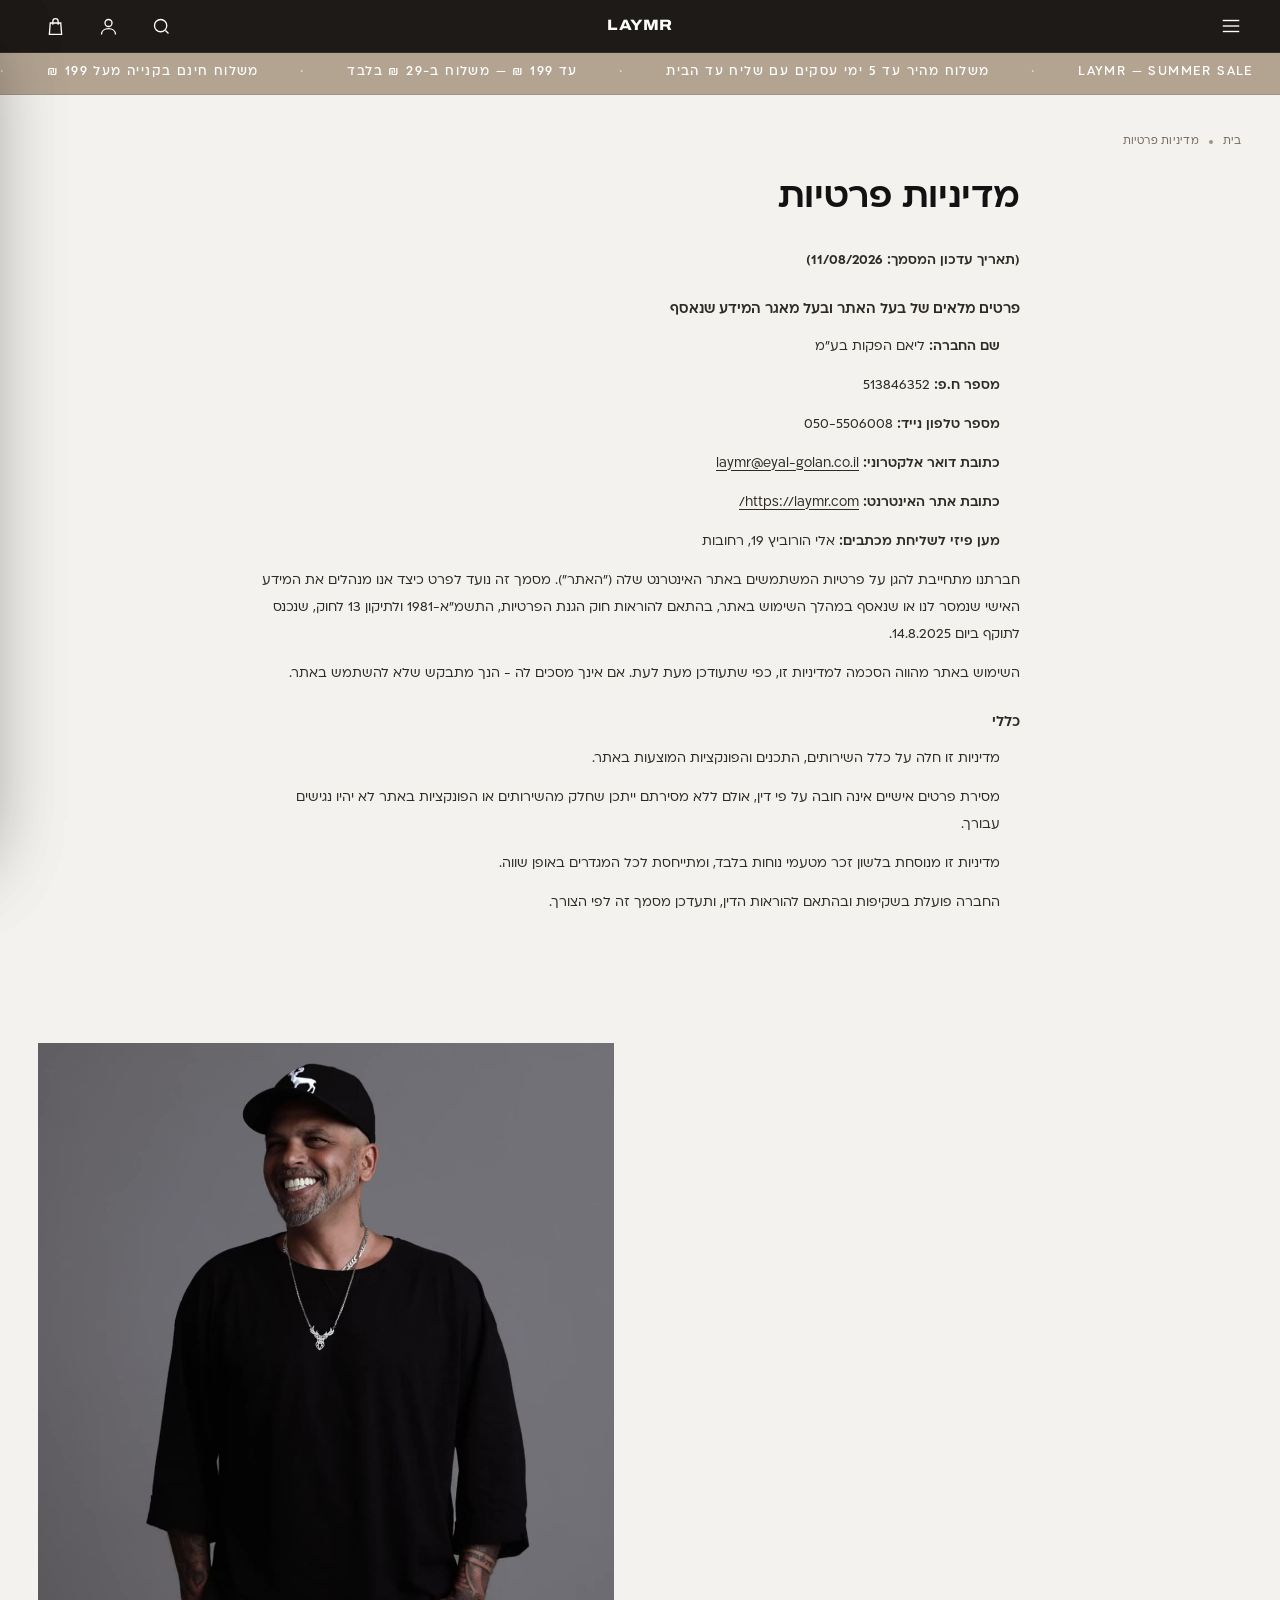
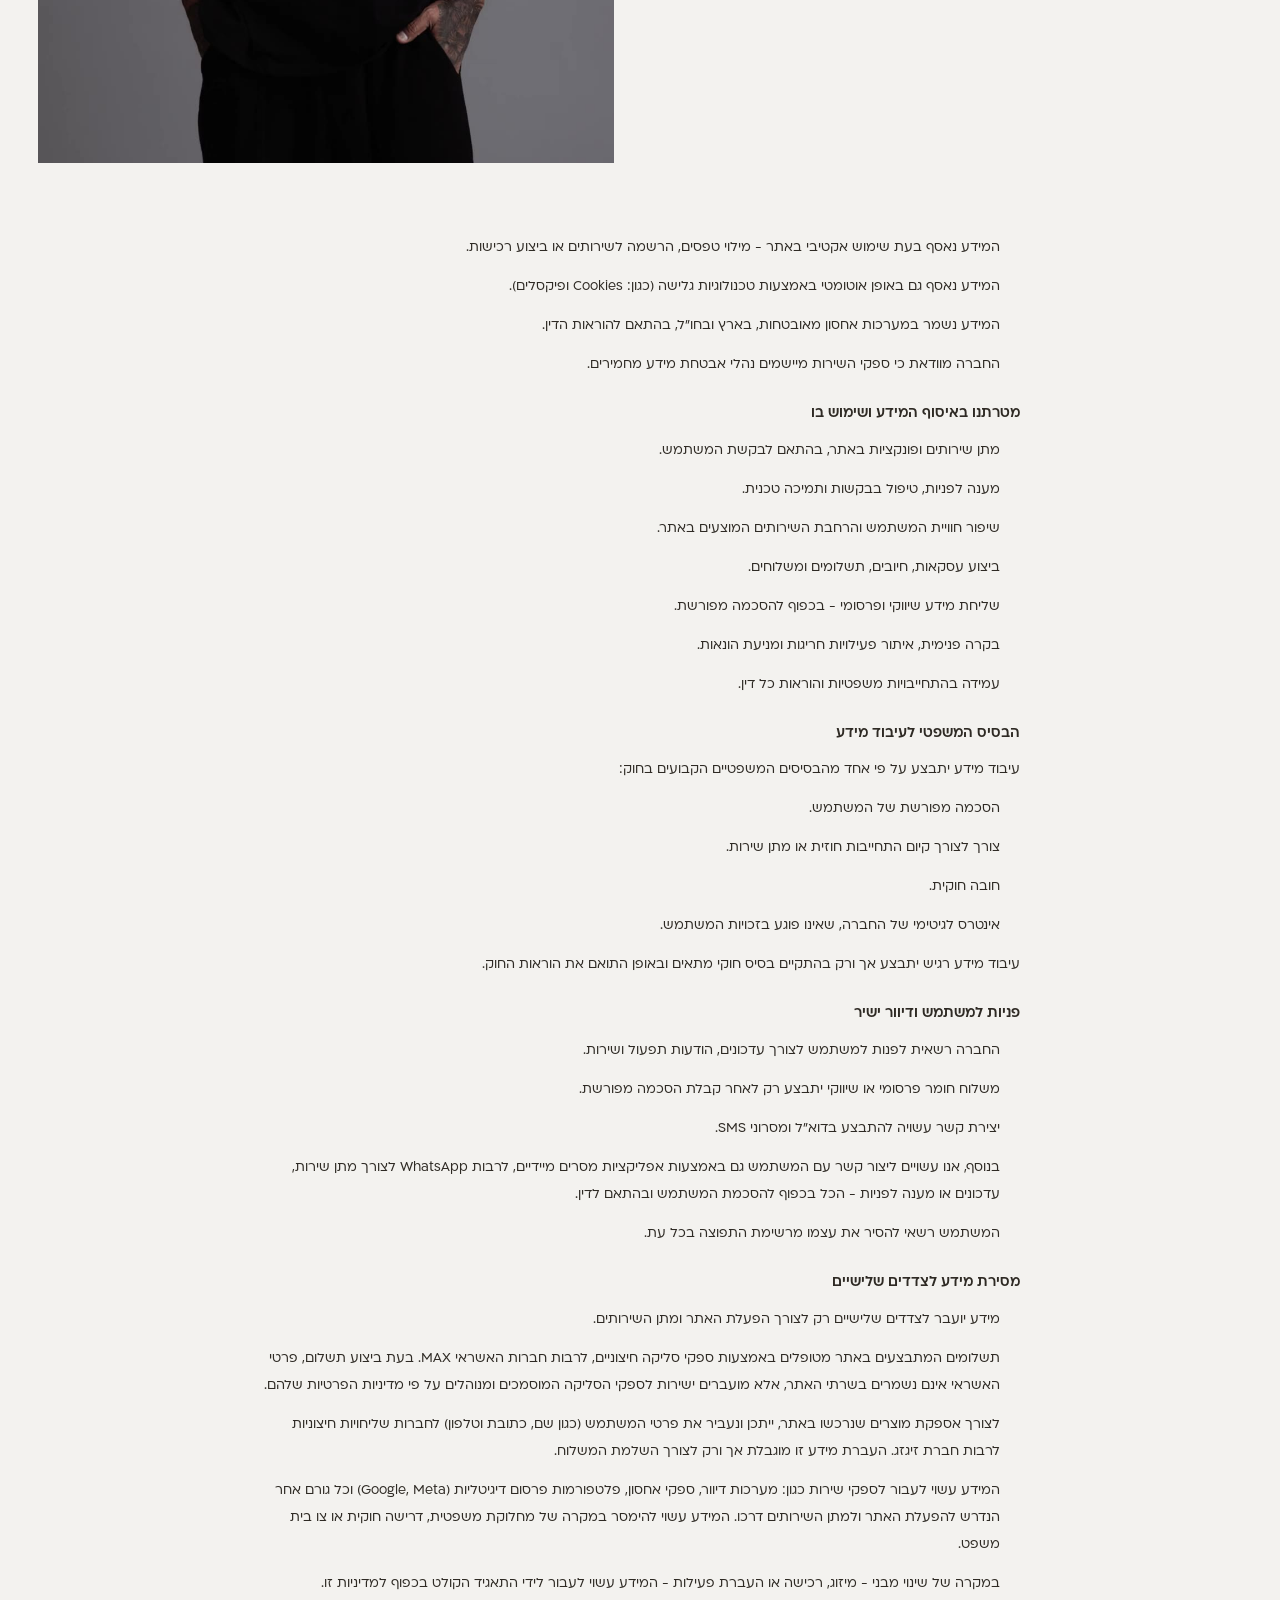
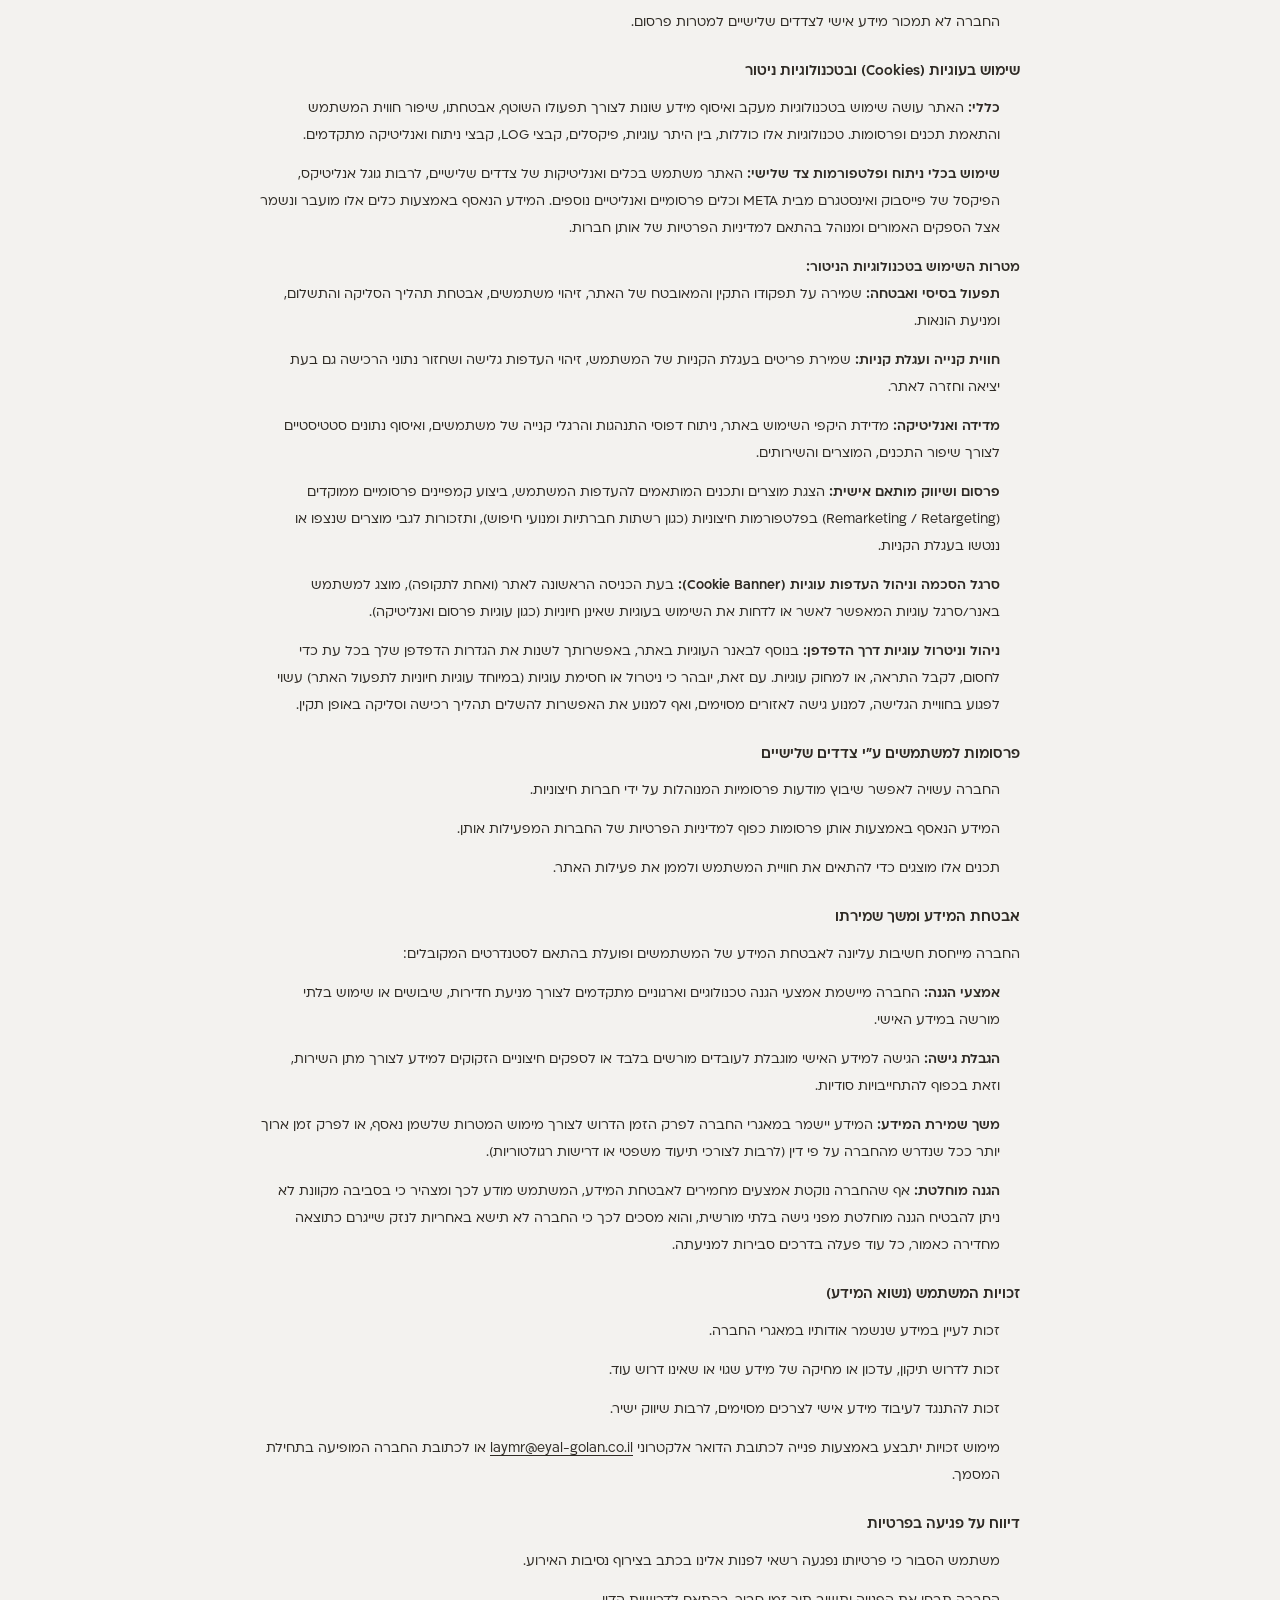
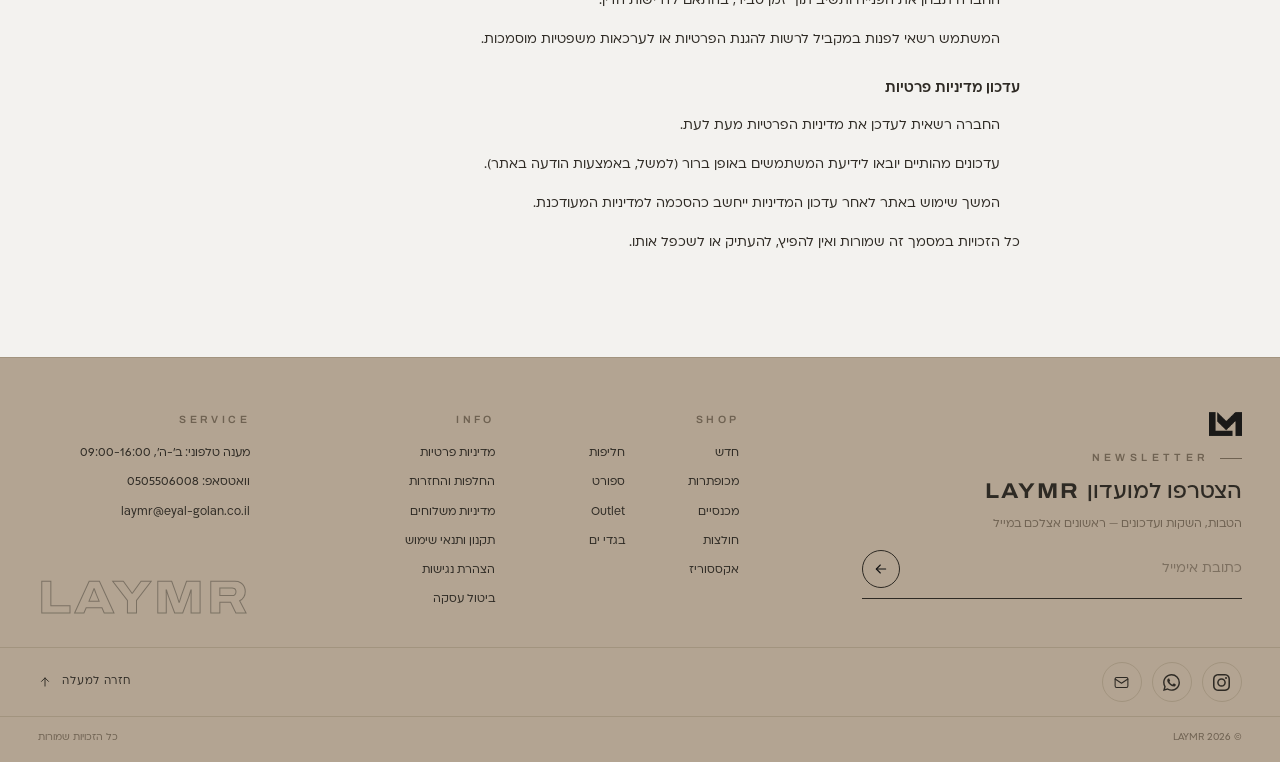
<file: page.html>
<!DOCTYPE html>
<html lang="he" dir="rtl">
<head>
<meta charset="utf-8">
<meta name="viewport" content="width=device-width, initial-scale=1">
<title>LAYMR</title>
<link rel="preconnect" href="https://fonts.googleapis.com">
<link rel="preconnect" href="https://fonts.gstatic.com" crossorigin>
<link href="https://fonts.googleapis.com/css2?family=Archivo:wdth,wght@62..125,100..900&family=IBM+Plex+Sans+Hebrew:wght@300;400;500;600;700&display=swap" rel="stylesheet">
<link rel="stylesheet" href="assets/base.css?v=1794118047">
<link rel="stylesheet" href="assets/pages.css?v=1794118047">
</head>
<body class="sub" data-page="page">
<header>
  <div class="header-row">
    <div class="h-start">
      <button class="menu-toggle" id="menuOpen" aria-label="תפריט" aria-expanded="false"><svg viewBox="0 0 24 24"><path class="l1" d="M3 6h18"/><path class="l2" d="M3 12h18"/><path class="l3" d="M3 18h18"/></svg></button>
      <nav class="h-nav" id="hnav" aria-label="ניווט ראשי"></nav>
    </div>
    <a class="h-mark" href="index.html"><span class="h-mark-text">LAYMR</span><img class="h-mark-logo" src="images/logo-lm.png" alt="LAYMR"></a>
    <div class="h-util">
      <a class="hic" href="search.html" aria-label="חיפוש"><svg viewBox="0 0 24 24"><circle cx="11" cy="11" r="7"/><path d="m20 20-3.5-3.5"/></svg></a>
      <button class="hic" id="acctOpen" aria-label="חשבון"><svg viewBox="0 0 24 24"><circle cx="12" cy="8" r="4"/><path d="M4 21c0-4 3.6-6.5 8-6.5s8 2.5 8 6.5"/></svg><span class="hic-dot"></span></button>
      <button class="hic" id="cartOpen" aria-label="עגלה"><svg viewBox="0 0 24 24"><path d="M6 8h12l1 13H5L6 8Z"/><path d="M9 10V6a3 3 0 0 1 6 0v4"/></svg></button>
    </div>
  </div>
</header>
<div class="ticker" dir="ltr" aria-label="הודעות משלוח">
  <div class="ticker__inner" id="tickerA"></div>
  <div class="ticker__inner" aria-hidden="true" id="tickerB"></div>
</div>

<main class="pg">

<nav class="crumbs" aria-label="פירורי לחם"><a href="index.html">בית</a><i></i><span id="crumb"></span></nav>
<article class="policy"><h1 id="pgTitle"></h1><div class="rte" id="pgBody"></div></article>

</main>
<footer>
  <div class="ft-top" data-reveal>
    <div class="ft-cta">
      <img class="ft-cta-mark" src="images/logo-lm.png" alt="LAYMR">
      <span class="ft-kick"><i></i>Newsletter</span>
      <h3 class="ft-h">הצטרפו למועדון <em>LAYMR</em></h3>
      <p class="fnote">הטבות, השקות ועדכונים — ראשונים אצלכם במייל</p>
      <form class="nform ft-form" id="newsForm">
        <input type="email" placeholder="כתובת אימייל" required aria-label="כתובת אימייל">
        <button type="submit" aria-label="הרשמה"><svg viewBox="0 0 24 24"><path d="M19 12H5"/><path d="m11 6-6 6 6 6"/></svg></button>
      </form>
      <p class="nok" id="newsOk">תודה — נרשמת בהצלחה (דמו)</p>
    </div>
    <div class="ft-cols">
      <div class="fcol">
        <h3>Shop</h3>
        <ul id="fshop"></ul>
      </div>
      <div class="fcol">
        <h3>Info</h3>
        <ul>
          <li><a href="page.html?id=privacy-policy">מדיניות פרטיות</a></li>
          <li><a href="page.html?id=refund-policy">החלפות והחזרות</a></li>
          <li><a href="page.html?id=shipping-policy">מדיניות משלוחים</a></li>
          <li><a href="page.html?id=terms-of-service">תקנון ותנאי שימוש</a></li>
          <li><a href="#">הצהרת נגישות</a></li>
          <li><a href="#">ביטול עסקה</a></li>
        </ul>
      </div>
      <div class="fcol">
        <h3>Service</h3>
        <ul>
          <li>מענה טלפוני: ב'-ה', 09:00-16:00</li>
          <li><a href="https://wa.me/972505506008">וואטסאפ: 0505506008</a></li>
          <li><a href="mailto:laymr@eyal-golan.co.il">laymr@eyal-golan.co.il</a></li>
        </ul>
        <div class="ft-giant" aria-hidden="true">LAYMR</div>
      </div>
    </div>
  </div>
  <div class="ft-mid">
    <div class="ft-social">
      <a class="ft-soc" href="https://www.instagram.com/laymr.official/" target="_blank" rel="noopener" aria-label="Instagram"><img src="images/icons/icon-instagram.svg" alt="" width="18" height="18"></a>
      <a class="ft-soc" href="https://wa.me/972505506008" target="_blank" rel="noopener" aria-label="WhatsApp"><img src="images/icons/icon-whatsapp.svg" alt="" width="18" height="18"></a>
      <a class="ft-soc" href="mailto:laymr@eyal-golan.co.il" aria-label="אימייל"><svg viewBox="0 0 24 24"><rect x="3" y="5" width="18" height="14" rx="2"/><path d="m3 7 9 6 9-6"/></svg></a>
    </div>
    <a class="ft-up" href="#"><span>חזרה למעלה</span><svg viewBox="0 0 24 24"><path d="M12 19V5"/><path d="m6 11 6-6 6 6"/></svg></a>
  </div>
  <div class="fbottom">
    <span>© 2026 LAYMR</span>
    <span>כל הזכויות שמורות</span>
  </div>
</footer>
<div class="menu-overlay" id="menuOverlay" aria-label="תפריט">
  <div class="mo-head">
    <a class="mo-logo" href="index.html" aria-label="LAYMR"><img src="images/logo-lm.png" alt="LAYMR"></a>
    <button id="menuClose" class="mo-x" aria-label="סגירה"><svg viewBox="0 0 24 24"><path d="M6 6l12 12M18 6 6 18"/></svg></button>
  </div>
  <div class="mo-body" id="moLinks"></div>
  <div class="mo-foot">
    <div class="mo-foot-row">
      <span class="mo-region">ישראל | ILS ₪</span>
      <div class="mo-links"><a href="search.html">חיפוש</a><a href="#" data-acct>חשבון</a></div>
    </div>
    <div class="mo-social">
      <a href="https://www.instagram.com/laymr.official/" target="_blank" rel="noopener" aria-label="Instagram"><img src="images/icons/icon-instagram.svg" alt=""></a>
      <a href="https://wa.me/972505506008" target="_blank" rel="noopener" aria-label="WhatsApp"><img src="images/icons/icon-whatsapp.svg" alt=""></a>
      <a href="mailto:laymr@eyal-golan.co.il" aria-label="אימייל"><svg viewBox="0 0 24 24"><rect x="3" y="5" width="18" height="14" rx="2"/><path d="m3 7 9 6 9-6"/></svg></a>
    </div>
  </div>
</div>

<!-- עגלה -->
<!-- אודות -->
<div class="about-overlay" id="aboutOverlay" aria-label="אודות">
  <div class="mo-head">
    <span class="micro-he">אודות</span>
    <button id="aboutClose" class="micro-he">סגירה</button>
  </div>
  <button class="ab-x" id="aboutX" aria-label="סגירה"><svg viewBox="0 0 24 24"><path d="M6 6l12 12M18 6 6 18"/></svg></button>
  <div class="about-body">
    <div class="about-text">
      <span class="ab-kick"><i></i>About — LAYMR by Eyal Golan</span>
      <h2 class="ab-title">אופנה<br>עם <em>זהות.</em></h2>
      <p class="ab-lead">LAYMR הוא מותג האופנה של אייל גולן — פריטים ואקססוריז שמביאים סגנון אישי וייחודי לכל אחד, עם איכות גבוהה ומחירים נגישים.</p>
      <p class="ab-p">המותג מציע מגוון פריטים המשלבים עיצוב מודרני עם אלמנטים המייצגים את זהותו האישית של אייל — גזרות נוחות, בדים נעימים ופרטים קטנים שעושים את ההבדל.</p>
      <p class="ab-p">אנחנו שואפים לייצר חווית קנייה ייחודית, שמחברת בין עולם האופנה לאנשים שלובשים אותו — פריטים מותאמים לכל גיל ולכל סגנון, מהבמה ועד הרחוב.</p>
      <ul class="ab-vals">
        <li><b>01</b><span>עיצוב ישראלי</span></li>
        <li><b>02</b><span>איכות ללא פשרות</span></li>
        <li><b>03</b><span>מחיר נגיש לכולם</span></li>
        <li><b>04</b><span>שירות אישי</span></li>
      </ul>
      <div class="ab-ctas">
        <a class="ab-btn" href="collection.html?c=%D7%A7%D7%99%D7%A5-new">לקולקציה החדשה<svg viewBox="0 0 24 24"><path d="M19 12H5"/><path d="m11 6-6 6 6 6"/></svg></a>
        <a class="ab-link" href="https://www.instagram.com/laymr.official/" target="_blank" rel="noopener">Instagram</a>
      </div>
      <div class="ab-sign" aria-hidden="true">LAYMR</div>
    </div>
    <div class="about-media">
      <video class="about-video" muted loop playsinline preload="none" poster="images/about-poster.jpg" data-msrc="media/about-m.mp4" data-mposter="images/about-m-poster.jpg" aria-label="LAYMR — אייל גולן"><source src="media/about.mp4" type="video/mp4"></video>
      <span class="ab-tag">LAYMR · 2026</span>
    </div>
  </div>
</div>

<div class="scrim" id="scrim"></div>
<aside class="cart-drawer" id="cartDrawer" aria-label="עגלת קניות">
  <div class="cd-head">
    <h3 class="cd-title">העגלה שלך <span class="cd-count" id="cdCount">0</span></h3>
    <button id="cartClose" class="cd-x" aria-label="סגירה"><svg viewBox="0 0 24 24"><path d="M6 6l12 12M18 6 6 18"/></svg></button>
  </div>
  <div class="cd-ship" id="cdShip"><p></p><div class="cd-bar"><i></i></div></div>
  <div class="cd-body" id="cdBody"></div>
  <div class="cd-foot" id="cdFoot"></div>
</aside>

<aside class="acct-drawer" id="acctDrawer" aria-label="חשבון">
  <div class="cd-head">
    <h3 class="cd-title" id="acctTitle">החשבון שלי</h3>
    <button id="acctClose" class="cd-x" aria-label="סגירה"><svg viewBox="0 0 24 24"><path d="M6 6l12 12M18 6 6 18"/></svg></button>
  </div>
  <div class="ac-body" id="acctBody"></div>
</aside>



<script src="data/laymr-data.js?v=1794118047"></script>
<script src="assets/site.js?v=1794118047"></script>
<script src="assets/cart.js?v=1794118047"></script>
<script src="assets/account.js?v=1794118047"></script>
</body>
</html>
</file>
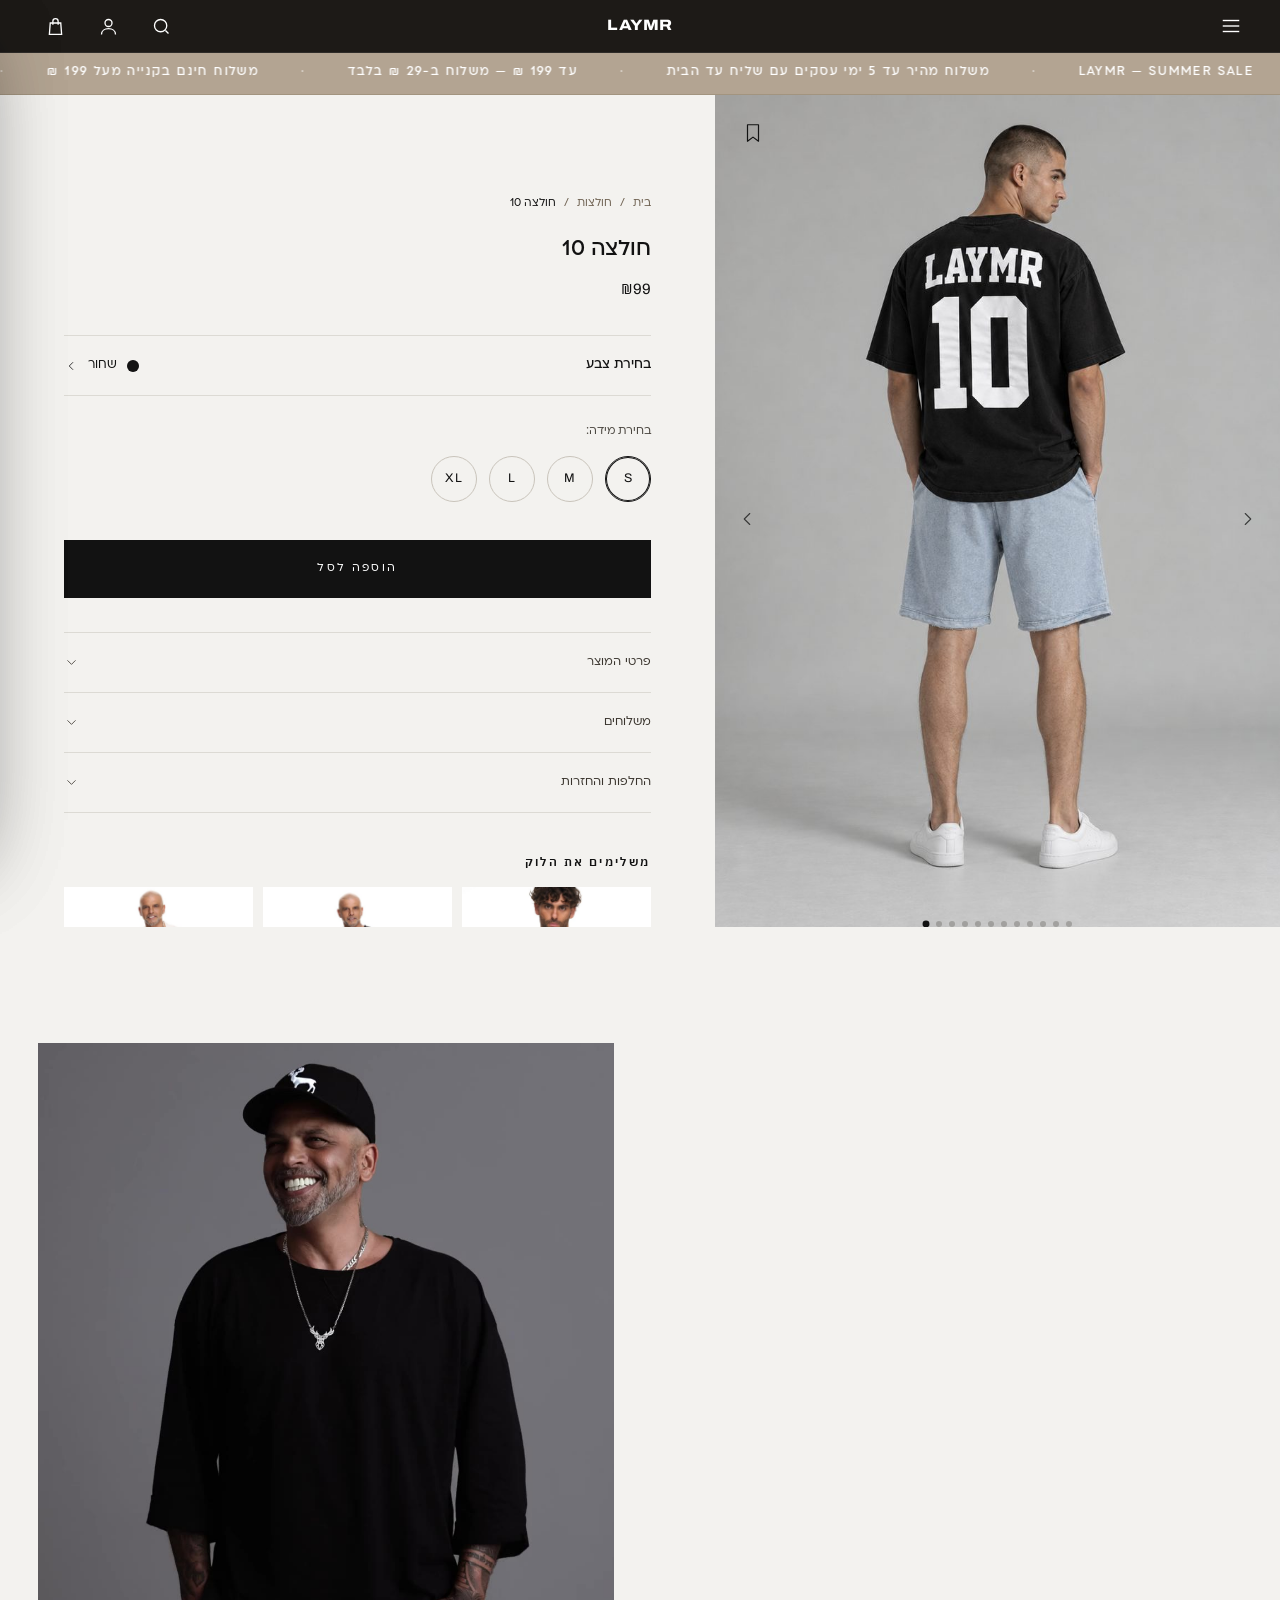
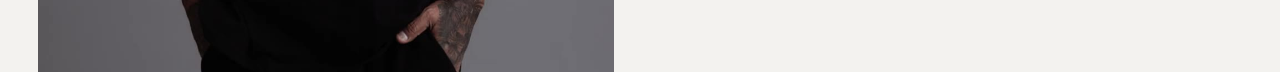
<file: product.html>
<!DOCTYPE html>
<html lang="he" dir="rtl">
<head>
<meta charset="utf-8">
<meta name="viewport" content="width=device-width, initial-scale=1">
<title>מוצר — LAYMR</title>
<link rel="preconnect" href="https://fonts.googleapis.com">
<link rel="preconnect" href="https://fonts.gstatic.com" crossorigin>
<link href="https://fonts.googleapis.com/css2?family=Archivo:wdth,wght@62..125,100..900&family=IBM+Plex+Sans+Hebrew:wght@300;400;500;600;700&display=swap" rel="stylesheet">
<link rel="stylesheet" href="assets/base.css?v=1794118047">
<link rel="stylesheet" href="assets/pages.css?v=1794118047">
</head>
<body class="sub" data-page="product">
<header>
  <div class="header-row">
    <div class="h-start">
      <button class="menu-toggle" id="menuOpen" aria-label="תפריט" aria-expanded="false"><svg viewBox="0 0 24 24"><path class="l1" d="M3 6h18"/><path class="l2" d="M3 12h18"/><path class="l3" d="M3 18h18"/></svg></button>
      <nav class="h-nav" id="hnav" aria-label="ניווט ראשי"></nav>
    </div>
    <a class="h-mark" href="index.html"><span class="h-mark-text">LAYMR</span><img class="h-mark-logo" src="images/logo-lm.png" alt="LAYMR"></a>
    <div class="h-util">
      <a class="hic" href="search.html" aria-label="חיפוש"><svg viewBox="0 0 24 24"><circle cx="11" cy="11" r="7"/><path d="m20 20-3.5-3.5"/></svg></a>
      <button class="hic" id="acctOpen" aria-label="חשבון"><svg viewBox="0 0 24 24"><circle cx="12" cy="8" r="4"/><path d="M4 21c0-4 3.6-6.5 8-6.5s8 2.5 8 6.5"/></svg><span class="hic-dot"></span></button>
      <button class="hic" id="cartOpen" aria-label="עגלה"><svg viewBox="0 0 24 24"><path d="M6 8h12l1 13H5L6 8Z"/><path d="M9 10V6a3 3 0 0 1 6 0v4"/></svg></button>
    </div>
  </div>
</header>
<div class="ticker" dir="ltr" aria-label="הודעות משלוח">
  <div class="ticker__inner" id="tickerA"></div>
  <div class="ticker__inner" aria-hidden="true" id="tickerB"></div>
</div>

<main class="pg">

<div class="pdp">
  <div class="pdp-gal">
    <div class="pdp-track" id="galTrack"></div>
    <button class="pdp-arr pdp-prev" id="galPrev" aria-label="הקודם"><svg viewBox="0 0 24 24"><path d="m9 6 6 6-6 6"/></svg></button>
    <button class="pdp-arr pdp-next" id="galNext" aria-label="הבא"><svg viewBox="0 0 24 24"><path d="m15 6-6 6 6 6"/></svg></button>
    <div class="pdp-dots" id="galDots"></div>
    <button class="pdp-save" id="saveBtn" aria-label="שמירה"><svg viewBox="0 0 24 24"><path d="M6 3h12v18l-6-4.5L6 21z"/></svg></button>
  </div>
  <div class="pdp-info">
    <nav class="pdp-crumbs" aria-label="פירורי לחם"><a href="index.html">בית</a><span>/</span><span id="crumbCol"></span><span id="crumb"></span></nav>
    <h1 class="pdp-title" id="ptitle"></h1>
    <div class="pdp-price" id="pprice"></div>
    <div id="opts"></div>
    <button class="pdp-add" id="addBtn">הוספה לסל</button>
    <div class="pdp-acc">
      <details><summary>פרטי המוצר<svg viewBox="0 0 24 24"><path d="m6 9 6 6 6-6"/></svg></summary><div class="pdp-acc-body" id="pdesc"></div></details>
      <details><summary>משלוחים<svg viewBox="0 0 24 24"><path d="m6 9 6 6 6-6"/></svg></summary><div class="pdp-acc-body"><p>משלוח חינם בקנייה מעל 199 ₪. עד 199 ₪ — משלוח ב-29 ₪ בלבד. משלוח מהיר עד 5 ימי עסקים עם שליח עד הבית.</p><p><a href="page.html?id=shipping-policy">למדיניות המשלוחים המלאה</a></p></div></details>
      <details><summary>החלפות והחזרות<svg viewBox="0 0 24 24"><path d="m6 9 6 6 6-6"/></svg></summary><div class="pdp-acc-body"><p>ניתן להחליף או להחזיר פריט בהתאם למדיניות החנות.</p><p><a href="page.html?id=refund-policy">למדיניות ההחלפות וההחזרות</a></p></div></details>
    </div>
    <div class="pdp-pair"><h3>משלימים את הלוק</h3><div class="pdp-pair-grid" id="pair"></div></div>
  </div>
</div>

</main>
<footer>
  <div class="ft-top" data-reveal>
    <div class="ft-cta">
      <img class="ft-cta-mark" src="images/logo-lm.png" alt="LAYMR">
      <span class="ft-kick"><i></i>Newsletter</span>
      <h3 class="ft-h">הצטרפו למועדון <em>LAYMR</em></h3>
      <p class="fnote">הטבות, השקות ועדכונים — ראשונים אצלכם במייל</p>
      <form class="nform ft-form" id="newsForm">
        <input type="email" placeholder="כתובת אימייל" required aria-label="כתובת אימייל">
        <button type="submit" aria-label="הרשמה"><svg viewBox="0 0 24 24"><path d="M19 12H5"/><path d="m11 6-6 6 6 6"/></svg></button>
      </form>
      <p class="nok" id="newsOk">תודה — נרשמת בהצלחה (דמו)</p>
    </div>
    <div class="ft-cols">
      <div class="fcol">
        <h3>Shop</h3>
        <ul id="fshop"></ul>
      </div>
      <div class="fcol">
        <h3>Info</h3>
        <ul>
          <li><a href="page.html?id=privacy-policy">מדיניות פרטיות</a></li>
          <li><a href="page.html?id=refund-policy">החלפות והחזרות</a></li>
          <li><a href="page.html?id=shipping-policy">מדיניות משלוחים</a></li>
          <li><a href="page.html?id=terms-of-service">תקנון ותנאי שימוש</a></li>
          <li><a href="#">הצהרת נגישות</a></li>
          <li><a href="#">ביטול עסקה</a></li>
        </ul>
      </div>
      <div class="fcol">
        <h3>Service</h3>
        <ul>
          <li>מענה טלפוני: ב'-ה', 09:00-16:00</li>
          <li><a href="https://wa.me/972505506008">וואטסאפ: 0505506008</a></li>
          <li><a href="mailto:laymr@eyal-golan.co.il">laymr@eyal-golan.co.il</a></li>
        </ul>
        <div class="ft-giant" aria-hidden="true">LAYMR</div>
      </div>
    </div>
  </div>
  <div class="ft-mid">
    <div class="ft-social">
      <a class="ft-soc" href="https://www.instagram.com/laymr.official/" target="_blank" rel="noopener" aria-label="Instagram"><img src="images/icons/icon-instagram.svg" alt="" width="18" height="18"></a>
      <a class="ft-soc" href="https://wa.me/972505506008" target="_blank" rel="noopener" aria-label="WhatsApp"><img src="images/icons/icon-whatsapp.svg" alt="" width="18" height="18"></a>
      <a class="ft-soc" href="mailto:laymr@eyal-golan.co.il" aria-label="אימייל"><svg viewBox="0 0 24 24"><rect x="3" y="5" width="18" height="14" rx="2"/><path d="m3 7 9 6 9-6"/></svg></a>
    </div>
    <a class="ft-up" href="#"><span>חזרה למעלה</span><svg viewBox="0 0 24 24"><path d="M12 19V5"/><path d="m6 11 6-6 6 6"/></svg></a>
  </div>
  <div class="fbottom">
    <span>© 2026 LAYMR</span>
    <span>כל הזכויות שמורות</span>
  </div>
</footer>
<div class="menu-overlay" id="menuOverlay" aria-label="תפריט">
  <div class="mo-head">
    <a class="mo-logo" href="index.html" aria-label="LAYMR"><img src="images/logo-lm.png" alt="LAYMR"></a>
    <button id="menuClose" class="mo-x" aria-label="סגירה"><svg viewBox="0 0 24 24"><path d="M6 6l12 12M18 6 6 18"/></svg></button>
  </div>
  <div class="mo-body" id="moLinks"></div>
  <div class="mo-foot">
    <div class="mo-foot-row">
      <span class="mo-region">ישראל | ILS ₪</span>
      <div class="mo-links"><a href="search.html">חיפוש</a><a href="#" data-acct>חשבון</a></div>
    </div>
    <div class="mo-social">
      <a href="https://www.instagram.com/laymr.official/" target="_blank" rel="noopener" aria-label="Instagram"><img src="images/icons/icon-instagram.svg" alt=""></a>
      <a href="https://wa.me/972505506008" target="_blank" rel="noopener" aria-label="WhatsApp"><img src="images/icons/icon-whatsapp.svg" alt=""></a>
      <a href="mailto:laymr@eyal-golan.co.il" aria-label="אימייל"><svg viewBox="0 0 24 24"><rect x="3" y="5" width="18" height="14" rx="2"/><path d="m3 7 9 6 9-6"/></svg></a>
    </div>
  </div>
</div>

<!-- עגלה -->
<!-- אודות -->
<div class="about-overlay" id="aboutOverlay" aria-label="אודות">
  <div class="mo-head">
    <span class="micro-he">אודות</span>
    <button id="aboutClose" class="micro-he">סגירה</button>
  </div>
  <button class="ab-x" id="aboutX" aria-label="סגירה"><svg viewBox="0 0 24 24"><path d="M6 6l12 12M18 6 6 18"/></svg></button>
  <div class="about-body">
    <div class="about-text">
      <span class="ab-kick"><i></i>About — LAYMR by Eyal Golan</span>
      <h2 class="ab-title">אופנה<br>עם <em>זהות.</em></h2>
      <p class="ab-lead">LAYMR הוא מותג האופנה של אייל גולן — פריטים ואקססוריז שמביאים סגנון אישי וייחודי לכל אחד, עם איכות גבוהה ומחירים נגישים.</p>
      <p class="ab-p">המותג מציע מגוון פריטים המשלבים עיצוב מודרני עם אלמנטים המייצגים את זהותו האישית של אייל — גזרות נוחות, בדים נעימים ופרטים קטנים שעושים את ההבדל.</p>
      <p class="ab-p">אנחנו שואפים לייצר חווית קנייה ייחודית, שמחברת בין עולם האופנה לאנשים שלובשים אותו — פריטים מותאמים לכל גיל ולכל סגנון, מהבמה ועד הרחוב.</p>
      <ul class="ab-vals">
        <li><b>01</b><span>עיצוב ישראלי</span></li>
        <li><b>02</b><span>איכות ללא פשרות</span></li>
        <li><b>03</b><span>מחיר נגיש לכולם</span></li>
        <li><b>04</b><span>שירות אישי</span></li>
      </ul>
      <div class="ab-ctas">
        <a class="ab-btn" href="collection.html?c=%D7%A7%D7%99%D7%A5-new">לקולקציה החדשה<svg viewBox="0 0 24 24"><path d="M19 12H5"/><path d="m11 6-6 6 6 6"/></svg></a>
        <a class="ab-link" href="https://www.instagram.com/laymr.official/" target="_blank" rel="noopener">Instagram</a>
      </div>
      <div class="ab-sign" aria-hidden="true">LAYMR</div>
    </div>
    <div class="about-media">
      <video class="about-video" muted loop playsinline preload="none" poster="images/about-poster.jpg" data-msrc="media/about-m.mp4" data-mposter="images/about-m-poster.jpg" aria-label="LAYMR — אייל גולן"><source src="media/about.mp4" type="video/mp4"></video>
      <span class="ab-tag">LAYMR · 2026</span>
    </div>
  </div>
</div>

<div class="scrim" id="scrim"></div>
<aside class="cart-drawer" id="cartDrawer" aria-label="עגלת קניות">
  <div class="cd-head">
    <h3 class="cd-title">העגלה שלך <span class="cd-count" id="cdCount">0</span></h3>
    <button id="cartClose" class="cd-x" aria-label="סגירה"><svg viewBox="0 0 24 24"><path d="M6 6l12 12M18 6 6 18"/></svg></button>
  </div>
  <div class="cd-ship" id="cdShip"><p></p><div class="cd-bar"><i></i></div></div>
  <div class="cd-body" id="cdBody"></div>
  <div class="cd-foot" id="cdFoot"></div>
</aside>

<aside class="acct-drawer" id="acctDrawer" aria-label="חשבון">
  <div class="cd-head">
    <h3 class="cd-title" id="acctTitle">החשבון שלי</h3>
    <button id="acctClose" class="cd-x" aria-label="סגירה"><svg viewBox="0 0 24 24"><path d="M6 6l12 12M18 6 6 18"/></svg></button>
  </div>
  <div class="ac-body" id="acctBody"></div>
</aside>



<script src="data/laymr-data.js?v=1794118047"></script>
<script src="assets/site.js?v=1794118047"></script>
<script src="assets/cart.js?v=1794118047"></script>
<script src="assets/account.js?v=1794118047"></script>
</body>
</html>
</file>
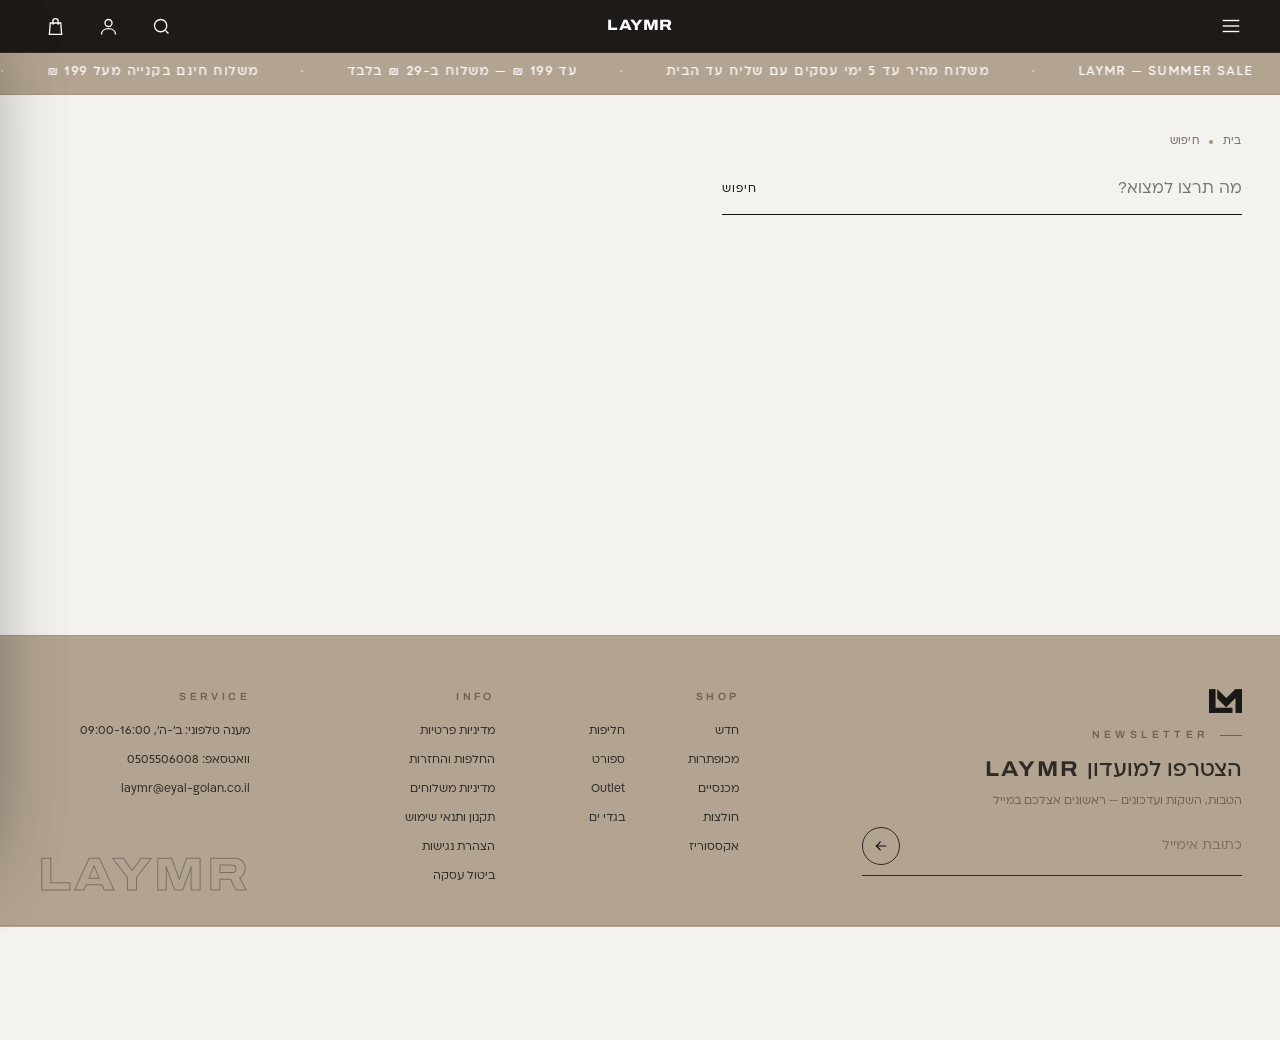
<file: search.html>
<!DOCTYPE html>
<html lang="he" dir="rtl">
<head>
<meta charset="utf-8">
<meta name="viewport" content="width=device-width, initial-scale=1">
<title>חיפוש — LAYMR</title>
<link rel="preconnect" href="https://fonts.googleapis.com">
<link rel="preconnect" href="https://fonts.gstatic.com" crossorigin>
<link href="https://fonts.googleapis.com/css2?family=Archivo:wdth,wght@62..125,100..900&family=IBM+Plex+Sans+Hebrew:wght@300;400;500;600;700&display=swap" rel="stylesheet">
<link rel="stylesheet" href="assets/base.css?v=1794118047">
<link rel="stylesheet" href="assets/pages.css?v=1794118047">
</head>
<body class="sub" data-page="search">
<header>
  <div class="header-row">
    <div class="h-start">
      <button class="menu-toggle" id="menuOpen" aria-label="תפריט" aria-expanded="false"><svg viewBox="0 0 24 24"><path class="l1" d="M3 6h18"/><path class="l2" d="M3 12h18"/><path class="l3" d="M3 18h18"/></svg></button>
      <nav class="h-nav" id="hnav" aria-label="ניווט ראשי"></nav>
    </div>
    <a class="h-mark" href="index.html"><span class="h-mark-text">LAYMR</span><img class="h-mark-logo" src="images/logo-lm.png" alt="LAYMR"></a>
    <div class="h-util">
      <a class="hic" href="search.html" aria-label="חיפוש"><svg viewBox="0 0 24 24"><circle cx="11" cy="11" r="7"/><path d="m20 20-3.5-3.5"/></svg></a>
      <button class="hic" id="acctOpen" aria-label="חשבון"><svg viewBox="0 0 24 24"><circle cx="12" cy="8" r="4"/><path d="M4 21c0-4 3.6-6.5 8-6.5s8 2.5 8 6.5"/></svg><span class="hic-dot"></span></button>
      <button class="hic" id="cartOpen" aria-label="עגלה"><svg viewBox="0 0 24 24"><path d="M6 8h12l1 13H5L6 8Z"/><path d="M9 10V6a3 3 0 0 1 6 0v4"/></svg></button>
    </div>
  </div>
</header>
<div class="ticker" dir="ltr" aria-label="הודעות משלוח">
  <div class="ticker__inner" id="tickerA"></div>
  <div class="ticker__inner" aria-hidden="true" id="tickerB"></div>
</div>

<main class="pg">

<nav class="crumbs" aria-label="פירורי לחם"><a href="index.html">בית</a><i></i><span>חיפוש</span></nav>
<form class="sform" id="sform"><input id="sq" type="search" placeholder="מה תרצו למצוא?" aria-label="חיפוש" autocomplete="off"><button type="submit">חיפוש</button></form>
<div class="col-tools" style="margin-bottom:18px"><span id="count"></span></div>
<div class="plist" id="grid"></div>

</main>
<footer>
  <div class="ft-top" data-reveal>
    <div class="ft-cta">
      <img class="ft-cta-mark" src="images/logo-lm.png" alt="LAYMR">
      <span class="ft-kick"><i></i>Newsletter</span>
      <h3 class="ft-h">הצטרפו למועדון <em>LAYMR</em></h3>
      <p class="fnote">הטבות, השקות ועדכונים — ראשונים אצלכם במייל</p>
      <form class="nform ft-form" id="newsForm">
        <input type="email" placeholder="כתובת אימייל" required aria-label="כתובת אימייל">
        <button type="submit" aria-label="הרשמה"><svg viewBox="0 0 24 24"><path d="M19 12H5"/><path d="m11 6-6 6 6 6"/></svg></button>
      </form>
      <p class="nok" id="newsOk">תודה — נרשמת בהצלחה (דמו)</p>
    </div>
    <div class="ft-cols">
      <div class="fcol">
        <h3>Shop</h3>
        <ul id="fshop"></ul>
      </div>
      <div class="fcol">
        <h3>Info</h3>
        <ul>
          <li><a href="page.html?id=privacy-policy">מדיניות פרטיות</a></li>
          <li><a href="page.html?id=refund-policy">החלפות והחזרות</a></li>
          <li><a href="page.html?id=shipping-policy">מדיניות משלוחים</a></li>
          <li><a href="page.html?id=terms-of-service">תקנון ותנאי שימוש</a></li>
          <li><a href="#">הצהרת נגישות</a></li>
          <li><a href="#">ביטול עסקה</a></li>
        </ul>
      </div>
      <div class="fcol">
        <h3>Service</h3>
        <ul>
          <li>מענה טלפוני: ב'-ה', 09:00-16:00</li>
          <li><a href="https://wa.me/972505506008">וואטסאפ: 0505506008</a></li>
          <li><a href="mailto:laymr@eyal-golan.co.il">laymr@eyal-golan.co.il</a></li>
        </ul>
        <div class="ft-giant" aria-hidden="true">LAYMR</div>
      </div>
    </div>
  </div>
  <div class="ft-mid">
    <div class="ft-social">
      <a class="ft-soc" href="https://www.instagram.com/laymr.official/" target="_blank" rel="noopener" aria-label="Instagram"><img src="images/icons/icon-instagram.svg" alt="" width="18" height="18"></a>
      <a class="ft-soc" href="https://wa.me/972505506008" target="_blank" rel="noopener" aria-label="WhatsApp"><img src="images/icons/icon-whatsapp.svg" alt="" width="18" height="18"></a>
      <a class="ft-soc" href="mailto:laymr@eyal-golan.co.il" aria-label="אימייל"><svg viewBox="0 0 24 24"><rect x="3" y="5" width="18" height="14" rx="2"/><path d="m3 7 9 6 9-6"/></svg></a>
    </div>
    <a class="ft-up" href="#"><span>חזרה למעלה</span><svg viewBox="0 0 24 24"><path d="M12 19V5"/><path d="m6 11 6-6 6 6"/></svg></a>
  </div>
  <div class="fbottom">
    <span>© 2026 LAYMR</span>
    <span>כל הזכויות שמורות</span>
  </div>
</footer>
<div class="menu-overlay" id="menuOverlay" aria-label="תפריט">
  <div class="mo-head">
    <a class="mo-logo" href="index.html" aria-label="LAYMR"><img src="images/logo-lm.png" alt="LAYMR"></a>
    <button id="menuClose" class="mo-x" aria-label="סגירה"><svg viewBox="0 0 24 24"><path d="M6 6l12 12M18 6 6 18"/></svg></button>
  </div>
  <div class="mo-body" id="moLinks"></div>
  <div class="mo-foot">
    <div class="mo-foot-row">
      <span class="mo-region">ישראל | ILS ₪</span>
      <div class="mo-links"><a href="search.html">חיפוש</a><a href="#" data-acct>חשבון</a></div>
    </div>
    <div class="mo-social">
      <a href="https://www.instagram.com/laymr.official/" target="_blank" rel="noopener" aria-label="Instagram"><img src="images/icons/icon-instagram.svg" alt=""></a>
      <a href="https://wa.me/972505506008" target="_blank" rel="noopener" aria-label="WhatsApp"><img src="images/icons/icon-whatsapp.svg" alt=""></a>
      <a href="mailto:laymr@eyal-golan.co.il" aria-label="אימייל"><svg viewBox="0 0 24 24"><rect x="3" y="5" width="18" height="14" rx="2"/><path d="m3 7 9 6 9-6"/></svg></a>
    </div>
  </div>
</div>

<!-- עגלה -->
<!-- אודות -->
<div class="about-overlay" id="aboutOverlay" aria-label="אודות">
  <div class="mo-head">
    <span class="micro-he">אודות</span>
    <button id="aboutClose" class="micro-he">סגירה</button>
  </div>
  <button class="ab-x" id="aboutX" aria-label="סגירה"><svg viewBox="0 0 24 24"><path d="M6 6l12 12M18 6 6 18"/></svg></button>
  <div class="about-body">
    <div class="about-text">
      <span class="ab-kick"><i></i>About — LAYMR by Eyal Golan</span>
      <h2 class="ab-title">אופנה<br>עם <em>זהות.</em></h2>
      <p class="ab-lead">LAYMR הוא מותג האופנה של אייל גולן — פריטים ואקססוריז שמביאים סגנון אישי וייחודי לכל אחד, עם איכות גבוהה ומחירים נגישים.</p>
      <p class="ab-p">המותג מציע מגוון פריטים המשלבים עיצוב מודרני עם אלמנטים המייצגים את זהותו האישית של אייל — גזרות נוחות, בדים נעימים ופרטים קטנים שעושים את ההבדל.</p>
      <p class="ab-p">אנחנו שואפים לייצר חווית קנייה ייחודית, שמחברת בין עולם האופנה לאנשים שלובשים אותו — פריטים מותאמים לכל גיל ולכל סגנון, מהבמה ועד הרחוב.</p>
      <ul class="ab-vals">
        <li><b>01</b><span>עיצוב ישראלי</span></li>
        <li><b>02</b><span>איכות ללא פשרות</span></li>
        <li><b>03</b><span>מחיר נגיש לכולם</span></li>
        <li><b>04</b><span>שירות אישי</span></li>
      </ul>
      <div class="ab-ctas">
        <a class="ab-btn" href="collection.html?c=%D7%A7%D7%99%D7%A5-new">לקולקציה החדשה<svg viewBox="0 0 24 24"><path d="M19 12H5"/><path d="m11 6-6 6 6 6"/></svg></a>
        <a class="ab-link" href="https://www.instagram.com/laymr.official/" target="_blank" rel="noopener">Instagram</a>
      </div>
      <div class="ab-sign" aria-hidden="true">LAYMR</div>
    </div>
    <div class="about-media">
      <video class="about-video" muted loop playsinline preload="none" poster="images/about-poster.jpg" data-msrc="media/about-m.mp4" data-mposter="images/about-m-poster.jpg" aria-label="LAYMR — אייל גולן"><source src="media/about.mp4" type="video/mp4"></video>
      <span class="ab-tag">LAYMR · 2026</span>
    </div>
  </div>
</div>

<div class="scrim" id="scrim"></div>
<aside class="cart-drawer" id="cartDrawer" aria-label="עגלת קניות">
  <div class="cd-head">
    <h3 class="cd-title">העגלה שלך <span class="cd-count" id="cdCount">0</span></h3>
    <button id="cartClose" class="cd-x" aria-label="סגירה"><svg viewBox="0 0 24 24"><path d="M6 6l12 12M18 6 6 18"/></svg></button>
  </div>
  <div class="cd-ship" id="cdShip"><p></p><div class="cd-bar"><i></i></div></div>
  <div class="cd-body" id="cdBody"></div>
  <div class="cd-foot" id="cdFoot"></div>
</aside>

<aside class="acct-drawer" id="acctDrawer" aria-label="חשבון">
  <div class="cd-head">
    <h3 class="cd-title" id="acctTitle">החשבון שלי</h3>
    <button id="acctClose" class="cd-x" aria-label="סגירה"><svg viewBox="0 0 24 24"><path d="M6 6l12 12M18 6 6 18"/></svg></button>
  </div>
  <div class="ac-body" id="acctBody"></div>
</aside>



<script src="data/laymr-data.js?v=1794118047"></script>
<script src="assets/site.js?v=1794118047"></script>
<script src="assets/cart.js?v=1794118047"></script>
<script src="assets/account.js?v=1794118047"></script>
</body>
</html>
</file>
<file: assets/base.css>
/* ===== Ploni — פונט עברית (רישיון הלקוח) ===== */
@font-face{font-family:'Ploni';src:url('../fonts/ploni-regular.woff2') format('woff2');font-weight:400;font-style:normal;font-display:swap}
@font-face{font-family:'Ploni';src:url('../fonts/ploni-medium.woff2') format('woff2');font-weight:500;font-style:normal;font-display:swap}
@font-face{font-family:'Ploni';src:url('../fonts/ploni-demibold.woff2') format('woff2');font-weight:600;font-style:normal;font-display:swap}
@font-face{font-family:'Ploni';src:url('../fonts/ploni-bold.woff2') format('woff2');font-weight:700;font-style:normal;font-display:swap}

/* ============ TOKENS ============ */
:root{
  --font-he:'Ploni','IBM Plex Sans Hebrew',-apple-system,'Segoe UI',Arial,sans-serif;
  --font-lat:'Archivo','IBM Plex Sans Hebrew',Arial,sans-serif;

  --bg:#f3f2ef;          /* נייר חם, לא לבן סטרילי */
  --ink:#121212;
  --muted:#6a6a66;
  --line:#dcdad4;
  --line-strong:#121212;
  --warm:#b3a492;
  --warm-line:#a2947f;
  --warm-ink:#2e2a24;
  --white:#fdfdfc;

  --space-1:.25rem; --space-2:.5rem; --space-3:.75rem; --space-4:1rem;
  --space-6:1.5rem; --space-8:2rem; --space-12:3rem; --space-16:4rem; --space-24:6rem;

  --micro:11px;
  --ease:cubic-bezier(.16,1,.3,1);          /* ease-out-expo */
  --ease-io:cubic-bezier(.76,0,.24,1);
  --dur:.5s;
  --pad:clamp(16px,3vw,48px);
}
*{margin:0;padding:0;box-sizing:border-box}
html{scroll-behavior:smooth}
body{font-family:var(--font-he);background:var(--bg);color:var(--ink);font-size:15px;line-height:1.55;-webkit-font-smoothing:antialiased}
img{display:block;max-width:100%}
a{color:inherit;text-decoration:none}
ul{list-style:none}
button{font:inherit;color:inherit;background:none;border:none;cursor:pointer}
::selection{background:var(--ink);color:var(--bg)}
:focus-visible{outline:1.5px solid var(--ink);outline-offset:3px}

.lat{font-family:var(--font-lat)}
.micro{font-size:var(--micro);letter-spacing:.14em;text-transform:uppercase;font-weight:500}
.micro-he{font-size:12px;letter-spacing:.06em;font-weight:500}

/* ============ קו עליון — טיקר ============ */
.ticker{background:var(--warm);border-bottom:1px solid var(--warm-line);overflow:hidden;display:flex;user-select:none}
.ticker__inner{display:flex;flex-shrink:0;align-items:center;gap:0;animation:marquee 36s linear infinite;direction:ltr;will-change:transform;transform:translateZ(0)}
.ticker:hover .ticker__inner{animation-play-state:paused}
.ticker span{display:inline-block;padding:10px 2.6rem 10px 0;font-size:14px;letter-spacing:.1em;white-space:nowrap;color:#fff;font-weight:500}
.ticker span::after{content:'·';margin-right:2.6rem;color:rgba(255,255,255,.6)}
@keyframes marquee{to{transform:translateX(-100%)}}

/* ============ Header ============ */
header{position:fixed;top:0;right:0;left:0;z-index:70;color:#fff;background:transparent;border-bottom:1px solid transparent;transition:color .35s,background .35s,border-color .35s}
header.scrolled{color:var(--ink);background:color-mix(in srgb,var(--warm) 92%,transparent);backdrop-filter:blur(12px);border-bottom:1px solid var(--warm-line)}
.header-row{display:flex;align-items:center;justify-content:space-between;padding:0 var(--pad);height:52px;gap:16px}
.h-start{display:flex;align-items:center;gap:18px;min-width:0}
.h-nav{display:flex;gap:clamp(12px,1.3vw,22px);white-space:nowrap}
@media(min-width:1181px){
.h-nav{max-width:0;overflow:hidden;opacity:0;transition:max-width .7s var(--ease),opacity .4s;pointer-events:none}
.h-nav a{opacity:0;transform:translateX(14px);transition:opacity .45s var(--ease),transform .55s var(--ease)}
header.nav-open .h-nav{max-width:900px;opacity:1;pointer-events:auto}
header.nav-open .h-nav a{opacity:1;transform:none}
header.nav-open .h-nav a:nth-child(1){transition-delay:.05s}header.nav-open .h-nav a:nth-child(2){transition-delay:.09s}header.nav-open .h-nav a:nth-child(3){transition-delay:.13s}header.nav-open .h-nav a:nth-child(4){transition-delay:.17s}header.nav-open .h-nav a:nth-child(5){transition-delay:.21s}header.nav-open .h-nav a:nth-child(6){transition-delay:.25s}header.nav-open .h-nav a:nth-child(7){transition-delay:.29s}header.nav-open .h-nav a:nth-child(8){transition-delay:.33s}header.nav-open .h-nav a:nth-child(9){transition-delay:.37s}header.nav-open .h-nav a:nth-child(10){transition-delay:.41s}
}
.menu-toggle svg path{transition:transform .4s var(--ease),opacity .3s;transform-origin:12px 12px}
header.nav-open .menu-toggle .l1{transform:translateY(6px) rotate(45deg)}
header.nav-open .menu-toggle .l2{opacity:0}
header.nav-open .menu-toggle .l3{transform:translateY(-6px) rotate(-45deg)}
.h-nav a{font-size:15.5px;letter-spacing:.03em;font-weight:500;position:relative;padding:4px 0}
.h-nav a::after{content:'';position:absolute;bottom:0;right:0;height:1px;width:0;background:currentColor;transition:width .35s var(--ease)}
.h-nav a:hover::after{width:100%}
.hic{display:block;padding:7px}
.hic svg{width:21px;height:21px;stroke:currentColor;fill:none;stroke-width:1.5;display:block}
.hic:hover{opacity:.55}
.menu-toggle svg{width:22px;height:22px;stroke:currentColor;fill:none;stroke-width:1.5;display:block}
.h-mark{font-family:var(--font-lat);font-weight:800;font-stretch:115%;letter-spacing:.02em;font-size:15px;direction:ltr;position:relative;display:flex;align-items:center;justify-content:center}
.h-mark-text{transition:opacity .25s}
.h-mark-logo{position:absolute;inset:0;margin:auto;height:26px;width:auto;opacity:0;transition:opacity .25s}
header.scrolled .h-mark-text{opacity:0}
header.scrolled .h-mark-logo{opacity:1}
.h-util{display:flex;gap:18px;align-items:center}
.menu-toggle{display:block;padding:6px;margin-right:-6px;border:0;background:transparent;color:inherit;cursor:pointer;outline:none}
.menu-toggle:focus-visible{outline:1px solid currentColor;outline-offset:2px}
@media(max-width:1180px){
  .h-nav{display:none}
}

/* ============ וורדמארק ענק + Hero ============ */
.masthead{position:relative}
.hero{position:relative;overflow:hidden;background:#e7e5e0}
.vposter{position:absolute;inset:0;width:100%;height:100%;object-fit:cover;display:block;pointer-events:none}
.hero > .vposter{object-position:68% 22%}
.hrep-photo .vposter{object-position:center 22%}
.about-media .vposter{object-position:50% 0}
video.vfade{opacity:0;transition:opacity .7s var(--ease)}
video.vfade.playing{opacity:1}
.hero video{position:relative;z-index:1}
.hrep-photo video{position:relative;z-index:0}
.about-video{position:relative;z-index:1}
@media(max-width:700px){.hero > .vposter{object-position:50% 20%}.hrep-photo .vposter{object-position:center 30%}}
.hero video{width:100%;height:100vh;height:100svh;object-fit:cover;object-position:68% 22%;display:block;background:#e7e5e0}
.hero-campaign{position:absolute;bottom:calc(var(--pad) + 6px);left:var(--pad);z-index:3;color:#fff;direction:ltr;text-align:left}
@media(max-width:700px){.hero-campaign{bottom:calc(var(--pad) + 86px)}}
.hc-kick{display:block;font-family:var(--font-lat);font-size:clamp(10px,.95vw,14px);font-weight:500;letter-spacing:.48em;text-transform:uppercase;opacity:0;margin:0 0 clamp(10px,1.1vw,16px) 6px;animation:hcUp .9s var(--ease) .95s forwards}.hc-line{display:flex;align-items:flex-end;gap:.18em;font-family:var(--font-lat);font-stretch:66%;font-weight:800;font-size:clamp(84px,14vw,236px);line-height:.82;letter-spacing:-.005em}.hc-w{display:inline-flex}.hc-ch{display:inline-block;overflow:hidden;padding-bottom:.06em}.hc-ch > span{display:block;transform:translateY(112%);opacity:0;animation:hwUp .9s var(--ease) forwards;animation-delay:calc(.45s + var(--i) * .055s)}.hc-ch i{display:block;font-style:normal;animation:hcFloat 5s ease-in-out infinite;animation-delay:calc(var(--i) * -.55s)}@keyframes hcFloat{0%,100%{transform:translateY(0)}50%{transform:translateY(-.035em)}}.hc-w.hollow i{color:transparent;-webkit-text-stroke:clamp(1.4px,.18vw,2.8px) #fff;animation:hcFloat 5s ease-in-out infinite,hcFill 3.4s ease-in-out infinite;animation-delay:calc(var(--i) * -.55s),calc(1.6s + var(--i) * .06s)}@keyframes hcFill{0%,44%,100%{color:transparent}50%,94%{color:#fff}}.hc-w.solid i{color:#fff;-webkit-text-stroke:clamp(1.4px,.18vw,2.8px) #fff;animation:hcFloat 5s ease-in-out infinite,hcSwap 3.4s ease-in-out infinite;animation-delay:calc(var(--i) * -.55s),calc(1.6s + var(--i) * .06s)}@keyframes hcSwap{0%,44%,100%{color:#fff}50%,94%{color:transparent}}@keyframes hcUp{from{opacity:0;transform:translateY(34px)}to{opacity:1;transform:none}}
.hc-sub{font-family:var(--font-lat);font-size:clamp(10px,1.2vw,15px);letter-spacing:.28em;margin-top:14px;font-weight:600}
.hero::after{content:'';position:absolute;inset:0;background:linear-gradient(to top,rgba(10,10,10,.52),transparent 44%);pointer-events:none}
.hero::before{content:'';position:absolute;inset:0;background:linear-gradient(to bottom,rgba(10,10,10,.4),transparent 16%);pointer-events:none;z-index:1}
.hero-meta{position:absolute;bottom:0;right:0;left:0;z-index:3;display:flex;justify-content:flex-start;align-items:flex-end;padding:var(--pad);color:#fff}
.hero-cta{font-size:13.5px;letter-spacing:.08em;border:1px solid #fff;border-radius:999px;padding:13px 32px;white-space:nowrap;transition:background .3s,color .3s;backdrop-filter:blur(3px)}
.hero-cta:hover{background:#fff;color:var(--ink)}

/* ============ מקטעים ============ */
.section{padding:0 var(--pad)}
.section-head{display:flex;align-items:flex-end;justify-content:space-between;gap:16px;padding:clamp(40px,7vw,86px) 0 clamp(16px,2.4vw,26px);border-bottom:1px solid var(--line-strong)}
.section-head .idx{font-family:var(--font-lat);font-size:var(--micro);letter-spacing:.14em;color:var(--muted);display:block;margin-bottom:10px;direction:ltr;text-align:right}
.section-head h2{font-size:clamp(34px,6vw,76px);font-weight:600;line-height:.95;letter-spacing:-.01em}
.section-head h2.lat{font-weight:800;font-stretch:112%;letter-spacing:0}
.section-head .view-all{font-size:12.5px;letter-spacing:.06em;white-space:nowrap;border-bottom:1px solid var(--ink);padding-bottom:3px;margin-bottom:6px;transition:opacity .3s}
.section-head .view-all:hover{opacity:.55}

/* גריד מוצרים עם קווים דקים */
.pgrid{display:grid;grid-template-columns:repeat(4,1fr);gap:1px;background:var(--line);border-bottom:1px solid var(--line)}
@media(max-width:1060px){.pgrid{grid-template-columns:repeat(3,1fr)}}
@media(max-width:720px){.pgrid{grid-template-columns:repeat(2,1fr)}}
.pcard{background:var(--bg);display:flex;flex-direction:column;position:relative;transition:background .4s}
.pcard:hover{background:var(--white)}
.pmedia{position:relative;overflow:hidden;aspect-ratio:3/4;background:#e9e7e2}
.pmedia img{width:100%;height:100%;object-fit:cover;transition:opacity .55s var(--ease),transform .9s var(--ease)}
.pmedia .alt{position:absolute;inset:0;opacity:0}
@media(hover:hover){
  .pcard:hover .pmedia .alt{opacity:1}
  .pcard:hover .pmedia .main{transform:scale(1.04)}
}
.ptag{position:absolute;top:10px;inset-inline-start:10px;font-family:var(--font-lat);font-size:10px;letter-spacing:.14em;background:var(--bg);padding:4px 8px;direction:ltr}
.soldout .pmedia img{filter:grayscale(.85);opacity:.6}
.soldout-band{position:absolute;inset-inline:0;top:50%;transform:translateY(-50%);text-align:center;font-size:11px;letter-spacing:.2em;padding:8px 0;background:color-mix(in srgb,var(--bg) 85%,transparent);backdrop-filter:blur(2px)}
.pinfo{display:flex;justify-content:space-between;align-items:baseline;gap:10px;padding:12px 14px 16px}
.pname{font-size:13px;font-weight:500;line-height:1.35}
.pcolors{font-size:11px;color:var(--muted);display:block;margin-top:3px}
.pprice{text-align:left;white-space:nowrap;font-size:13px}
.pprice .was{display:block;color:var(--muted);text-decoration:line-through;font-size:11px}
.pprice .now{font-weight:600}

/* ===== טיילים נקיים עם וידאו מוביל ===== */
.tile-grid{display:grid;grid-template-columns:repeat(4,1fr);gap:10px;margin-top:10px;margin-inline:calc(-1*var(--pad))}#tiles-new{margin-top:0}
@media(max-width:720px){.tile-grid{grid-template-columns:repeat(2,1fr);gap:8px;margin-top:8px}}
.tile{position:relative;display:block;aspect-ratio:1/1;overflow:hidden;background:#e9e7e2}
.tile img,.tile video{width:100%;height:100%;object-fit:cover;object-position:center 15%;transition:transform .8s var(--ease)}
.tile:hover img,.tile:hover video{transform:scale(1.045)}
.tile-lead::after{content:'';position:absolute;inset:0;background:linear-gradient(to top,rgba(10,10,10,.55),rgba(10,10,10,.18) 38%,transparent 60%);pointer-events:none}
.tile-title{position:absolute;bottom:clamp(14px,1.4vw,24px);left:clamp(14px,1.4vw,24px);right:14px;z-index:2;color:#fff;font-family:var(--font-lat);direction:ltr;text-align:left;display:flex;flex-direction:column;gap:clamp(8px,.8vw,13px);pointer-events:none}.tt-kick{display:flex;align-items:center;gap:10px;font-size:clamp(9px,.72vw,11px);font-weight:500;letter-spacing:.42em;text-transform:uppercase;white-space:nowrap}.tt-kick i{display:block;width:22px;height:1px;background:currentColor;flex:none}.tt-main{display:flex;flex-direction:column;align-items:flex-start;font-stretch:118%;font-size:clamp(30px,3.6vw,64px);line-height:.82;letter-spacing:-.03em}.tt-solid{font-weight:860}.tt-hollow{font-weight:800;font-style:italic;color:transparent;-webkit-text-stroke:clamp(1px,.12vw,2px) #fff;padding-left:.05em;transition:color .5s var(--ease)}.tile-lead:hover .tt-hollow{color:#fff}.tt-kick,.tt-main{opacity:0;transform:translateY(22px);transition:opacity .9s var(--ease),transform .9s var(--ease)}.in .tt-main{opacity:1;transform:none;transition-delay:.35s}.in .tt-kick{opacity:.92;transform:none;transition-delay:.6s}

/* ===== קרוסלת מוצרים ===== */
.pcar-wrap{margin-top:clamp(40px,6vw,80px);padding-bottom:clamp(64px,7vw,110px)}
.pcar{overflow:hidden;padding:clamp(76px,9.2vw,140px) 0}
.pcar-track{display:flex;gap:clamp(14px,2vw,26px);transition:transform .65s var(--ease);align-items:center}
.pcar-item{position:relative;flex:0 0 min(26%,320px);aspect-ratio:3/4;background:var(--bg);transform:scale(.56);transition:transform .7s var(--ease);cursor:pointer}
@media(max-width:720px){.pcar-item{flex:0 0 56%}}
.pcar-item.is-center{transform:scale(1.5);z-index:2}.pcar-track.noanim,.pcar-track.noanim .pcar-item{transition:none}
.pcar-item img{width:100%;height:100%;object-fit:contain;mix-blend-mode:multiply}
.pcar-bottom{display:flex;flex-direction:column;align-items:center;gap:16px;margin-top:14px}
.pcar-nav{display:flex;align-items:center;gap:14px}
.pcar-nav button{width:42px;height:42px;border:1px solid var(--ink);border-radius:50%;display:flex;align-items:center;justify-content:center;font-size:16px;transition:background .3s,color .3s}
.pcar-nav button:hover{background:var(--ink);color:var(--bg)}
.pcar-count{font-family:var(--font-lat);font-size:12px;letter-spacing:.12em;color:var(--muted);min-width:64px;text-align:center}
.pcar-all{background:var(--ink);color:var(--bg);border-radius:999px;padding:13px 32px;font-size:13.5px;letter-spacing:.05em;transition:opacity .3s}
.pcar-all:hover{opacity:.85}

/* ============ אינדקס קולקציות ============ */
.cindex{margin-top:clamp(56px,9vw,120px);border-top:1px solid var(--line-strong)}
.crow{display:flex;align-items:baseline;justify-content:space-between;gap:16px;border-bottom:1px solid var(--line);padding:clamp(14px,2.4vw,26px) 0;position:relative;transition:padding-inline-start .5s var(--ease)}
.crow:hover{padding-inline-start:clamp(10px,2vw,28px)}
.crow .cname{font-size:clamp(30px,5.4vw,70px);font-weight:600;line-height:1;letter-spacing:-.01em}
.crow .cname.lat{font-weight:800;font-stretch:112%}
.crow .cmeta{font-size:var(--micro);letter-spacing:.12em;color:var(--muted);white-space:nowrap;transition:color .3s}
.crow:hover .cmeta{color:var(--ink)}
.cpreview{position:fixed;z-index:60;width:min(300px,26vw);aspect-ratio:3/4;object-fit:cover;pointer-events:none;opacity:0;transform:scale(.96);transition:opacity .4s var(--ease),transform .4s var(--ease);top:50%;left:var(--pad);translate:0 -50%}
.cpreview.show{opacity:1;transform:scale(1)}
@media(max-width:960px),(hover:none){.cpreview{display:none}}

/* ============ SHOP THE LOOK ============ */
.look{display:grid;grid-template-columns:7fr 5fr;gap:clamp(20px,3.4vw,56px);align-items:start;padding-top:clamp(20px,3vw,36px)}
@media(max-width:860px){.look{grid-template-columns:1fr}}
.look-media{position:relative;overflow:hidden;background:#e9e7e2}
.look-media img{width:100%;aspect-ratio:4/5;object-fit:cover;transition:opacity .6s var(--ease)}
.look-side{position:sticky;top:76px}
.look-items{border-top:1px solid var(--line-strong)}
.litem{display:flex;gap:16px;align-items:center;padding:16px 0;border-bottom:1px solid var(--line)}
.litem img{width:72px;height:92px;object-fit:cover;background:#e9e7e2}
.litem .pname{font-size:14px}
.litem .add{font-size:12px;letter-spacing:.06em;border-bottom:1px solid var(--ink);padding-bottom:2px;margin-top:8px;display:inline-block;transition:opacity .3s}
.litem .add:hover{opacity:.55}
.look-nav{display:flex;align-items:center;gap:18px;margin-top:18px}
.look-nav button{font-size:12.5px;letter-spacing:.06em;border-bottom:1px solid transparent;transition:border-color .3s}
.look-nav button:hover{border-color:var(--ink)}
.look-count{font-family:var(--font-lat);font-size:var(--micro);letter-spacing:.14em;color:var(--muted);direction:ltr}

/* ============ בלוק מותג ============ */
.brand{padding:clamp(70px,11vw,150px) var(--pad)}
.brand-statement{font-size:clamp(26px,4.4vw,58px);font-weight:600;line-height:1.14;letter-spacing:-.01em;max-width:1050px}
.brand-statement .dim{color:var(--muted)}
.brand-cols{display:grid;grid-template-columns:5fr 7fr;gap:clamp(24px,4vw,64px);margin-top:clamp(40px,6vw,80px);align-items:end}
@media(max-width:860px){.brand-cols{grid-template-columns:1fr}}
.brand-cols img{width:100%;aspect-ratio:4/5;object-fit:cover;background:#e9e7e2}
.brand-text p{margin-bottom:14px;max-width:52ch;color:#2e2e2b;font-size:15.5px}
.brand-text .micro{color:var(--muted);display:block;margin-bottom:18px}

/* ============ פס שירות ============ */
.ticker-service{border-top:1px solid var(--warm-line);margin-top:10px}
.ticker-service .ticker__inner{animation-direction:reverse;animation-duration:30s}

/* ============ ניוזלטר ============ */
.news{padding:clamp(70px,10vw,130px) var(--pad);display:grid;grid-template-columns:1fr 1fr;gap:clamp(24px,4vw,64px)}
@media(max-width:860px){.news{grid-template-columns:1fr}}
.news h2{font-size:clamp(30px,4.6vw,58px);font-weight:600;line-height:1.05;letter-spacing:-.01em}
.news p{color:var(--muted);margin-top:12px;max-width:40ch}
.nform{display:flex;align-items:flex-end;gap:14px;border-bottom:1px solid var(--ink);padding-bottom:10px}
.nform input{flex:1;border:none;background:transparent;font:inherit;font-size:16px;padding:8px 0;outline:none;color:var(--ink)}
.nform input::placeholder{color:var(--muted)}
.nform button{font-size:20px;line-height:1;padding:4px 2px;transition:transform .35s var(--ease)}
.nform button:hover{transform:translateX(-5px)}
.nconsent{margin-top:14px;display:flex;flex-direction:column;gap:7px;font-size:12px;color:var(--muted)}
.nconsent label{display:flex;gap:8px;align-items:flex-start;cursor:pointer}
.nconsent input{margin-top:2px;accent-color:var(--ink)}
.nconsent a{text-decoration:underline;text-underline-offset:2px}
.nok{display:none;margin-top:12px;font-size:13px;font-weight:500}

/* ============ Footer ============ */
footer{border-top:1px solid var(--warm-line);background:var(--warm)}
.fwrap{display:grid;grid-template-columns:1.3fr 1fr 1fr 1.1fr .8fr;gap:26px;padding:clamp(28px,4vw,44px) var(--pad) clamp(18px,2.6vw,28px)}
@media(max-width:960px){.fwrap{grid-template-columns:1fr 1fr}}
@media(max-width:600px){.fwrap{grid-template-columns:1fr}}
.fcol h3{font-size:10.5px;letter-spacing:.14em;text-transform:uppercase;font-weight:600;margin-bottom:12px;color:#6f6252}
.fcol li{margin-bottom:7px;font-size:12.5px;color:var(--warm-ink)}
.fcol a{font-size:12.5px;color:var(--warm-ink)}
.fcol a:hover{text-decoration:underline;text-underline-offset:3px}
.fnews .nform{max-width:300px}
.fnews .nform input{font-size:14px;padding:6px 0}
.fnews .nform button{font-size:17px}
.fnews .nform input::placeholder{color:#7d7060}
.fnote{font-size:11.5px;color:#6f6252;margin-top:10px;max-width:300px}
.fbottom{display:flex;justify-content:space-between;gap:12px;padding:12px var(--pad) 16px;font-size:11px;color:#6f6252;border-top:1px solid var(--warm-line);flex-wrap:wrap}

/* ============ אוברליי תפריט + עגלה ============ */
.scrim{position:fixed;inset:0;background:rgba(18,18,18,.35);backdrop-filter:blur(3px);opacity:0;pointer-events:none;transition:opacity .4s;z-index:80}
.scrim.open{opacity:1;pointer-events:auto}
.menu-overlay{position:fixed;inset:0;background:var(--bg);z-index:90;display:flex;flex-direction:column;transform:translateY(-102%);transition:transform .6s var(--ease-io)}
.menu-overlay.open{transform:none}
.mo-head{display:flex;justify-content:space-between;align-items:center;height:52px;padding:0 var(--pad);border-bottom:1px solid var(--line)}
.menu-overlay .mo-head{height:68px;border-bottom:0;flex:none}
.mo-logo img{height:30px;width:auto;display:block}
.mo-x{width:40px;height:40px;display:grid;place-items:center;margin-left:-8px}
.mo-x svg{width:22px;height:22px;fill:none;stroke:var(--ink);stroke-width:1.3;stroke-linecap:round}
.mo-body{flex:1;min-height:0;overflow:hidden;padding:4px 0 8px;display:flex;flex-direction:column}
.mo-body a{display:flex;align-items:center;justify-content:space-between;padding:0 var(--pad);flex:1 1 0;min-height:40px;max-height:60px;font-size:18px;font-weight:500;letter-spacing:.02em;line-height:1;border-bottom:1px solid rgba(46,42,36,.07);opacity:0;transform:translateX(18px);transition:opacity .5s var(--ease),transform .5s var(--ease),background .3s}
.mo-body a:last-child{border-bottom:0}
.mo-body a svg{width:18px;height:18px;fill:none;stroke:currentColor;stroke-width:1.3;stroke-linecap:round;stroke-linejoin:round;opacity:.7}
.mo-body a:hover,.mo-body a:active{background:rgba(46,42,36,.055)}
.mo-body a.on{background:rgba(46,42,36,.055)}
.menu-overlay.open .mo-body a{opacity:1;transform:none}
.mo-foot{padding:16px var(--pad) 22px;background:#e8e4dd;display:flex;flex-direction:column;gap:14px;flex:none}
.mo-foot-row{display:flex;justify-content:space-between;align-items:center;gap:16px}
.mo-region{font-size:14px;font-weight:500;letter-spacing:.02em}
.mo-links{display:flex;gap:18px}
.mo-links a{font-size:13px;letter-spacing:.04em;color:#5a5248}
.mo-social{display:flex;gap:14px}
.mo-social a{width:40px;height:40px;border-radius:50%;border:1px solid rgba(46,42,36,.22);display:grid;place-items:center}
.mo-social img,.mo-social svg{width:17px;height:17px;display:block}
.mo-social svg{fill:none;stroke:var(--ink);stroke-width:1.5;stroke-linecap:round;stroke-linejoin:round}
.cart-drawer{position:fixed;top:0;bottom:0;left:0;width:min(440px,100vw);background:var(--bg);z-index:95;transform:translateX(-103%);transition:transform .55s var(--ease-io);display:flex;flex-direction:column;border-inline-end:1px solid var(--line);box-shadow:30px 0 80px -40px rgba(0,0,0,.25)}
.cart-drawer.open{transform:none}
.cd-head{display:flex;justify-content:space-between;align-items:center;padding:0 24px;height:64px;border-bottom:1px solid var(--line);flex:none}
.cd-title{margin:0;font-family:var(--font-he);font-weight:500;font-size:17px;display:flex;align-items:center;gap:10px}
.cd-count{display:inline-grid;place-items:center;min-width:22px;height:22px;padding:0 6px;border-radius:11px;background:var(--ink);color:#fff;font-family:var(--font-lat);font-size:11px;font-weight:600}
.cd-x{width:40px;height:40px;display:grid;place-items:center;margin-left:-10px;background:transparent;border:0;cursor:pointer}
.cd-x svg{width:20px;height:20px;fill:none;stroke:var(--ink);stroke-width:1.3;stroke-linecap:round}
.cd-ship{padding:16px 24px 0;flex:none}
.cd-ship p{margin:0 0 10px;font-size:12.5px;color:#5a5248}
.cd-ship p b{font-weight:600;color:var(--ink)}
.cd-ship.done p{color:#2e6b3f}
.cd-bar{height:2px;background:rgba(46,42,36,.12);overflow:hidden}
.cd-bar i{display:block;height:100%;width:0;background:var(--ink);transition:width .8s var(--ease)}
.cd-ship.done .cd-bar i{background:#2e6b3f}
.cart-drawer.empty .cd-ship{display:none}
.cd-body{flex:1;overflow-y:auto;padding:8px 24px 24px}
.cd-item{display:grid;grid-template-columns:84px 1fr;gap:16px;padding:18px 0;border-bottom:1px solid var(--line);opacity:0;transform:translateY(12px);animation:cdIn .6s var(--ease) forwards}
@keyframes cdIn{to{opacity:1;transform:none}}
.cd-item:nth-child(2){animation-delay:.06s}.cd-item:nth-child(3){animation-delay:.12s}.cd-item:nth-child(4){animation-delay:.18s}.cd-item:nth-child(5){animation-delay:.24s}
.cd-item img{width:84px;aspect-ratio:3/4;object-fit:cover;background:#ebe9e4;display:block}
.cd-item .cd-ttl{font-size:14px;font-weight:500;display:block;line-height:1.3}
.cd-item .cd-var{font-size:12px;color:#6f6252;margin-top:4px}
.cd-item .cd-row{display:flex;justify-content:space-between;align-items:center;margin-top:14px;gap:12px}
.cd-qty{display:inline-flex;align-items:center;border:1px solid var(--line);height:32px}
.cd-qty button{width:30px;height:100%;border:0;background:transparent;cursor:pointer;font-size:15px;color:var(--ink)}
.cd-qty span{min-width:24px;text-align:center;font-family:var(--font-lat);font-size:12.5px}
.cd-item .cd-pr{font-family:var(--font-lat);font-size:13.5px;direction:ltr}
.cd-rm{display:inline-block;margin-top:10px;font-size:11.5px;color:#8a7e6f;text-decoration:underline;text-underline-offset:3px;background:transparent;border:0;cursor:pointer;padding:0;font-family:inherit}
.cd-rm:hover{color:var(--ink)}
.cd-foot{flex:none;padding:16px 24px 22px;border-top:1px solid var(--line);background:var(--bg)}
.cart-drawer.empty .cd-foot{display:none}
.cd-sub{display:flex;justify-content:space-between;align-items:baseline;font-size:14px;font-weight:500}
.cd-sub span:last-child{font-family:var(--font-lat);font-size:16px;direction:ltr}
.cd-lines{display:flex;flex-direction:column;gap:6px;margin-bottom:10px}
.cd-line{display:flex;justify-content:space-between;font-size:12.5px;color:#5a5248}
.cd-line span:last-child{font-family:var(--font-lat);direction:ltr}
.cd-sub{border-top:1px solid var(--line);padding-top:10px}
.cd-note{margin:6px 0 10px;font-size:11.5px;color:#8a7e6f}
.cd-note a{text-decoration:underline;text-underline-offset:3px;color:#5a5248}
.cd-memo{margin-bottom:14px}
.cd-memo summary{list-style:none;cursor:pointer;font-size:12.5px;color:#5a5248;text-decoration:underline;text-underline-offset:3px;display:inline-block}
.cd-memo summary::-webkit-details-marker{display:none}
.cd-memo textarea{display:block;width:100%;margin-top:10px;border:1px solid var(--line);background:#fff;font:inherit;font-size:13px;padding:10px 12px;resize:vertical;min-height:70px;outline:none;color:var(--ink)}
.cd-memo textarea:focus{border-color:var(--ink)}
.cd-go{display:flex;align-items:center;justify-content:space-between;height:56px;padding:0 22px;background:var(--ink);color:#fff;font-size:13px;letter-spacing:.12em;text-transform:uppercase;transition:background .3s,transform .3s var(--ease)}
.cd-go:hover{background:#000}
.cd-go span:last-child{font-family:var(--font-lat);font-size:14px;letter-spacing:0;direction:ltr}
.cd-more{display:block;text-align:center;margin-top:12px;font-size:12.5px;color:#5a5248;text-decoration:underline;text-underline-offset:3px}
.cd-empty{height:100%;display:flex;flex-direction:column;align-items:center;justify-content:center;text-align:center;gap:14px;padding:30px 0}
.cd-empty svg{width:46px;height:46px;fill:none;stroke:var(--ink);stroke-width:1;stroke-linecap:round;stroke-linejoin:round;opacity:.8}
.cd-empty h4{margin:6px 0 0;font-family:var(--font-he);font-weight:500;font-size:20px}
.cd-empty p{margin:0;font-size:13.5px;color:#6f6252;max-width:26ch}
.cd-empty .btn-line{margin-top:10px}
.cd-sugg{margin-top:28px;width:100%}
.cd-sugg h5{margin:0 0 12px;font-family:var(--font-lat);font-size:10.5px;letter-spacing:.3em;text-transform:uppercase;color:#6f6252;font-weight:600}
.cd-sugg-grid{display:grid;grid-template-columns:repeat(3,1fr);gap:8px}
.cd-sugg-grid a{display:block;text-align:right}
.cd-sugg-grid .im{aspect-ratio:3/4;background:#ebe9e4;overflow:hidden}
.cd-sugg-grid img{width:100%;height:100%;object-fit:cover;display:block}
.cd-sugg-grid .t{display:block;font-size:11.5px;margin-top:6px;white-space:nowrap;overflow:hidden;text-overflow:ellipsis}
.cd-sugg-grid .pr{display:block;font-family:var(--font-lat);font-size:11px;color:#6f6252;direction:ltr;text-align:right}
.hic{position:relative}
.hic-dot{position:absolute;top:7px;right:5px;width:7px;height:7px;border-radius:50%;background:#2e6b3f;transform:scale(0);transition:transform .35s var(--ease)}
body.logged .hic-dot{transform:none}
.acct-drawer{position:fixed;top:0;bottom:0;left:0;width:min(440px,100vw);background:var(--bg);z-index:95;transform:translateX(-103%);transition:transform .55s var(--ease-io);display:flex;flex-direction:column;border-inline-end:1px solid var(--line);box-shadow:30px 0 80px -40px rgba(0,0,0,.25)}
.acct-drawer.open{transform:none}
.ac-body{flex:1;overflow-y:auto;padding:26px 28px 34px}
.ac-tabs{display:flex;position:relative;border-bottom:1px solid var(--line);margin-bottom:26px}
.ac-tabs button{flex:1;height:44px;background:transparent;border:0;font:inherit;font-size:14px;color:#8a7e6f;cursor:pointer;transition:color .3s}
.ac-tabs button.on{color:var(--ink);font-weight:500}
.ac-tabs i{position:absolute;bottom:-1px;height:1.5px;width:50%;background:var(--ink);right:0;transition:transform .4s var(--ease)}
.ac-tabs.alt i{transform:translateX(-100%)}
.ac-intro{font-size:13.5px;color:#5a5248;line-height:1.6;margin:0 0 22px}
.ac-f{display:flex;flex-direction:column;gap:16px}
.ac-row2{display:grid;grid-template-columns:1fr 1fr;gap:12px}
.ac-field{position:relative}
.ac-field input{width:100%;height:50px;border:0;border-bottom:1px solid #c9c4bb;background:transparent;font:inherit;font-size:15px;color:var(--ink);padding:14px 0 0;outline:none;transition:border-color .3s}
.ac-field input:focus{border-color:var(--ink)}
.ac-field label{position:absolute;right:0;top:16px;font-size:14px;color:#8a7e6f;pointer-events:none;transition:all .25s var(--ease);transform-origin:right top}
.ac-field input:focus + label,.ac-field input:not(:placeholder-shown) + label{top:0;font-size:11px;color:#6f6252}
.ac-field input::placeholder{color:transparent}
.ac-field.lat input{direction:ltr;text-align:left}
.ac-eye{position:absolute;left:0;top:14px;width:30px;height:30px;display:grid;place-items:center;background:transparent;border:0;cursor:pointer;color:#8a7e6f}
.ac-eye svg{width:18px;height:18px;fill:none;stroke:currentColor;stroke-width:1.4;stroke-linecap:round;stroke-linejoin:round}
.ac-field.err input{border-color:#b4452f}
.ac-msg{font-size:12px;color:#b4452f;min-height:16px;margin-top:-6px}
.ac-between{display:flex;justify-content:space-between;align-items:center;font-size:12.5px;color:#5a5248;margin-top:-4px}
.ac-check{display:flex;align-items:center;gap:10px;cursor:pointer}
.ac-check input{width:16px;height:16px;accent-color:var(--ink);margin:0}
.ac-link{background:transparent;border:0;font:inherit;font-size:12.5px;color:#5a5248;text-decoration:underline;text-underline-offset:3px;cursor:pointer;padding:0}
.ac-link:hover{color:var(--ink)}
.ac-btn{display:flex;align-items:center;justify-content:center;gap:10px;width:100%;height:54px;margin-top:6px;border:0;background:var(--ink);color:#fff;font:inherit;font-size:13px;letter-spacing:.14em;text-transform:uppercase;cursor:pointer;transition:background .3s,opacity .3s}
.ac-btn:hover{background:#000}.ac-btn:disabled{opacity:.6;cursor:wait}
.ac-btn .sp{width:14px;height:14px;border:1.5px solid rgba(255,255,255,.4);border-top-color:#fff;border-radius:50%;animation:acSpin .8s linear infinite;display:none}
.ac-btn.busy .sp{display:block}
@keyframes acSpin{to{transform:rotate(360deg)}}
.ac-or{display:flex;align-items:center;gap:14px;margin:24px 0 16px;font-size:11.5px;color:#8a7e6f;letter-spacing:.1em}
.ac-or::before,.ac-or::after{content:'';flex:1;height:1px;background:var(--line)}
.ac-soc{display:grid;grid-template-columns:1fr 1fr;gap:10px}
.ac-soc button{height:46px;border:1px solid #c9c4bb;background:transparent;font:inherit;font-size:13px;display:flex;align-items:center;justify-content:center;gap:9px;cursor:pointer;color:var(--ink);transition:border-color .3s,background .3s}
.ac-soc button:hover{border-color:var(--ink);background:rgba(46,42,36,.03)}
.ac-soc svg{width:16px;height:16px}
.ac-foot{margin-top:26px;font-size:11.5px;color:#8a7e6f;line-height:1.6}
.ac-foot a{text-decoration:underline;text-underline-offset:3px}
.ac-hello{margin:6px 0 4px;font-family:var(--font-he);font-weight:600;font-size:clamp(28px,3vw,34px);line-height:1.05;letter-spacing:-.01em}
.ac-sub{font-size:13.5px;color:#6f6252;margin:0 0 26px}
.ac-club{background:var(--ink);color:#fff;padding:18px 20px;display:flex;justify-content:space-between;align-items:center;gap:14px;margin-bottom:22px}
.ac-club b{display:block;font-family:var(--font-lat);font-size:10.5px;letter-spacing:.3em;text-transform:uppercase;opacity:.7;margin-bottom:6px;font-weight:600}
.ac-club span{font-size:14px}
.ac-club .pts{font-family:var(--font-lat);font-size:26px;font-weight:600;direction:ltr}
.ac-menu{border-top:1px solid var(--line)}
.ac-menu a,.ac-menu button{display:flex;justify-content:space-between;align-items:center;width:100%;padding:17px 0;border:0;border-bottom:1px solid var(--line);background:transparent;font:inherit;font-size:14.5px;color:var(--ink);cursor:pointer;text-align:right}
.ac-menu svg{width:15px;height:15px;fill:none;stroke:currentColor;stroke-width:1.3;stroke-linecap:round;stroke-linejoin:round;opacity:.7}
.ac-menu small{font-size:11.5px;color:#8a7e6f;margin-right:auto;margin-left:10px}
.ac-out{margin-top:22px;font-size:12.5px}
.ac-ok{display:flex;flex-direction:column;align-items:center;text-align:center;gap:12px;padding:30px 0}
.ac-ok svg{width:44px;height:44px;fill:none;stroke:#2e6b3f;stroke-width:1.2;stroke-linecap:round;stroke-linejoin:round}
.ac-ok h4{margin:0;font-family:var(--font-he);font-weight:500;font-size:20px}
.ac-ok p{margin:0;font-size:13.5px;color:#6f6252;max-width:30ch}
.ac-view{animation:cdIn .5s var(--ease) both}
.hic-badge{position:absolute;top:2px;right:0;min-width:16px;height:16px;padding:0 4px;border-radius:8px;background:var(--ink);color:#fff;font-family:var(--font-lat);font-size:9.5px;font-weight:600;display:grid;place-items:center;transform:scale(0);transition:transform .35s var(--ease)}
.hic-badge.on{transform:none}
header.scrolled .hic-badge,.sub .hic-badge{background:var(--ink)}
.btn-line{font-size:12.5px;letter-spacing:.06em;border:1px solid var(--ink);padding:12px 26px;transition:background .3s,color .3s}
.btn-line:hover{background:var(--ink);color:var(--bg)}

/* ===== אודות ===== */
.about-overlay{position:fixed;inset:0;background:var(--bg);z-index:90;transform:translateY(103%);transition:transform .6s var(--ease-io);display:flex;flex-direction:column;overflow:hidden}
.about-overlay:not(.open) .mo-head{visibility:hidden}
.about-overlay.open{transform:none}
.about-body{flex:1;overflow-y:auto;display:grid;grid-template-columns:1fr 1fr;gap:clamp(24px,4vw,64px);padding:clamp(24px,4vw,56px) var(--pad);align-items:center}
@media(max-width:860px){.about-body{grid-template-columns:1fr;align-items:start}}
.about-text .micro{color:var(--muted);display:block;margin-bottom:18px}
.about-statement{font-size:clamp(24px,3.4vw,44px);font-weight:600;line-height:1.15;letter-spacing:-.01em;margin-bottom:22px}
.about-text p{margin-bottom:14px;color:#2e2e2b;font-size:15.5px;max-width:52ch}
.about-media{position:relative;overflow:hidden;background:#d9d6d0}
.ab-x{display:none;position:absolute;top:14px;left:14px;z-index:5;width:40px;height:40px;border-radius:50%;background:rgba(244,241,236,.82);backdrop-filter:blur(8px);place-items:center;transition:opacity .3s,transform .3s var(--ease)}
.ab-x svg{width:18px;height:18px;fill:none;stroke:var(--ink);stroke-width:1.4;stroke-linecap:round}
.about-video{width:100%;aspect-ratio:4/5;object-fit:cover;display:block;background:#d9d6d0;transform:scale(1.04);transition:transform 1.8s var(--ease)}
.about-overlay.open .about-video{transform:none}
.ab-tag{position:absolute;left:14px;bottom:12px;font-family:var(--font-lat);font-size:10px;letter-spacing:.3em;text-transform:uppercase;color:#fff;opacity:.85;direction:ltr}
.ab-kick{display:flex;align-items:center;gap:12px;font-family:var(--font-lat);font-size:10.5px;letter-spacing:.38em;text-transform:uppercase;font-weight:600;color:var(--muted);direction:ltr;justify-content:flex-end}
.ab-kick i{display:block;width:26px;height:1px;background:currentColor}
.ab-title{margin:22px 0 22px;font-family:var(--font-he);font-weight:600;font-size:clamp(44px,5.6vw,84px);line-height:.98;letter-spacing:-.02em}
.ab-title em{font-style:normal;color:transparent;-webkit-text-stroke:1.5px var(--ink)}
.ab-lead{font-size:clamp(17px,1.35vw,21px);font-weight:500;line-height:1.5;color:var(--ink);max-width:48ch;margin-bottom:14px}
.ab-p{font-size:15px;line-height:1.7;color:#4a463f;max-width:54ch;margin-bottom:10px}
.ab-vals{list-style:none;margin:26px 0 0;padding:0;display:grid;grid-template-columns:repeat(2,1fr);gap:0 28px;max-width:520px}
.ab-vals li{display:flex;align-items:baseline;gap:12px;padding:11px 0;border-top:1px solid var(--line);font-size:14px;font-weight:500}
.ab-vals li:nth-last-child(-n+2){border-bottom:1px solid var(--line)}
.ab-vals b{font-family:var(--font-lat);font-weight:600;font-size:11px;letter-spacing:.14em;color:var(--muted)}
.ab-ctas{display:flex;align-items:center;gap:22px;margin-top:26px;flex-wrap:wrap}
.ab-btn{display:inline-flex;align-items:center;gap:12px;height:46px;padding:0 22px;background:var(--ink);color:#fff;font-size:14px;font-weight:500;transition:transform .4s var(--ease),background .4s}
.ab-btn svg{width:16px;height:16px;fill:none;stroke:currentColor;stroke-width:1.6;stroke-linecap:round;stroke-linejoin:round;transition:transform .4s var(--ease)}
.ab-btn:hover{background:#000}.ab-btn:hover svg{transform:translateX(-4px)}
.ab-link{font-family:var(--font-lat);font-size:12px;letter-spacing:.22em;text-transform:uppercase;font-weight:600;border-bottom:1px solid var(--ink);padding-bottom:3px}
.ab-sign{direction:ltr;text-align:right;margin-top:34px;font-family:var(--font-lat);font-weight:800;font-stretch:118%;font-size:clamp(40px,4.4vw,64px);line-height:.9;letter-spacing:.06em;color:transparent;-webkit-text-stroke:1px rgba(46,42,36,.3);user-select:none}
.about-text > *{opacity:0;transform:translateY(22px);transition:opacity .9s var(--ease),transform .9s var(--ease)}
.about-overlay.open .about-text > *{opacity:1;transform:none}
.about-overlay.open .about-text > :nth-child(1){transition-delay:.25s}.about-overlay.open .about-text > :nth-child(2){transition-delay:.33s}.about-overlay.open .about-text > :nth-child(3){transition-delay:.41s}.about-overlay.open .about-text > :nth-child(4){transition-delay:.49s}.about-overlay.open .about-text > :nth-child(5){transition-delay:.55s}.about-overlay.open .about-text > :nth-child(6){transition-delay:.62s}.about-overlay.open .about-text > :nth-child(7){transition-delay:.7s}.about-overlay.open .about-text > :nth-child(8){transition-delay:.78s}
@media(max-width:860px){
.about-body{display:flex;flex-direction:column;padding:0;align-items:stretch}
.about-media{margin:0;order:-1;flex:none}
.about-video{aspect-ratio:9/16;max-height:88svh;object-position:50% 0;transform:none}
.about-media::after{content:'';position:absolute;left:0;right:0;bottom:0;height:22%;background:linear-gradient(to bottom,rgba(244,241,236,0),rgba(244,241,236,.55) 55%,var(--bg))}
.about-text{padding:0 var(--pad) 40px;margin-top:-40px;position:relative;z-index:1}
.about-overlay .mo-head{position:absolute;top:0;left:0;right:0;z-index:4;background:var(--bg);transform:translateY(-100%);transition:transform .4s var(--ease)}
.about-overlay.scrolled .mo-head{transform:none}
.ab-x{display:grid}
.about-overlay.scrolled .ab-x{opacity:0;pointer-events:none;transform:scale(.8)}
.ab-title{font-size:clamp(44px,13vw,60px);margin:14px 0 16px}
.ab-lead{font-size:17px}
.ab-vals{grid-template-columns:1fr 1fr;gap:0 18px}
.ab-sign{font-size:46px;margin-top:28px}
.ab-tag{display:none}
}

/* ============ נגישות ============ */
.a11y-btn{position:fixed;bottom:16px;left:16px;z-index:65;width:40px;height:40px;border:1px solid var(--ink);border-radius:50%;background:var(--bg);display:flex;align-items:center;justify-content:center;font-size:15px;font-weight:600}

/* ============ Reveal on scroll ============ */
[data-reveal]{opacity:0;transform:translateY(34px);transition:opacity .9s var(--ease),transform .9s var(--ease)}
[data-reveal].in{opacity:1;transform:none}
[data-reveal][data-d="1"]{transition-delay:.08s}
[data-reveal][data-d="2"]{transition-delay:.16s}
[data-reveal][data-d="3"]{transition-delay:.24s}

@media (prefers-reduced-motion: reduce){
  *,*::before,*::after{animation-duration:.01ms!important;animation-iteration-count:1!important;transition-duration:.01ms!important;scroll-behavior:auto!important}
  [data-reveal]{opacity:1;transform:none}
  .hero img{transform:none}
}

/* ===== לוגו ממורכז מוחלט בבר ===== */
.header-row{position:relative}
.h-mark{position:absolute;left:50%;top:50%;transform:translate(-50%,-50%);z-index:1}

/* iOS: בלי כפתור Play מעל וידאו רקע */
video::-webkit-media-controls{display:none!important}video::-webkit-media-controls-start-playback-button{display:none!important;-webkit-appearance:none}video::-webkit-media-controls-panel{display:none!important}
/* ===== הירו 2: LAYMR SALE (מתחלף אחרי הווידאו) ===== */
.hsale{position:absolute;inset:0;z-index:2;background:#e5443a;color:#fff;opacity:0;visibility:hidden;transition:opacity 1s var(--ease),visibility 0s 1s;overflow:hidden;display:flex;flex-direction:column;align-items:center;justify-content:center;gap:clamp(18px,2.6vw,38px);padding:90px var(--pad) 120px}
.hero.sale-on .hsale{opacity:1;visibility:visible;transition:opacity 1s var(--ease)}
.hero-campaign,.hero-meta{transition:opacity .8s var(--ease)}
.hero.sale-on .hero-campaign,.hero.sale-on .hero-meta,.hero.rep-on .hero-campaign,.hero.rep-on .hero-meta{opacity:0;pointer-events:none}
.hsale-bg{position:absolute;inset:0;display:flex;align-items:center;justify-content:center;pointer-events:none}
.hsale-bg span{font-family:var(--font-lat);font-weight:900;font-stretch:125%;font-size:clamp(260px,46vw,820px);line-height:1;color:transparent;-webkit-text-stroke:1px rgba(255,255,255,.2);letter-spacing:-.04em;white-space:nowrap;animation:hsDrift 18s ease-in-out infinite alternate}
@keyframes hsDrift{from{transform:translateX(-14%) translateY(-6%)}to{transform:translateX(14%) translateY(6%)}}
.hsale-word{position:relative;display:flex;flex-wrap:nowrap;white-space:nowrap;justify-content:center;font-family:var(--font-lat);font-weight:800;font-stretch:62%;font-size:clamp(64px,16.5vw,300px);line-height:.86;letter-spacing:-.005em}.hsale-word .hword{display:inline-flex}
.hsale-word .hwrap{display:inline-block;overflow:hidden;padding-bottom:.06em}
.hsale-word .hw{display:inline-block;transform:translateY(112%);opacity:0}
.hero.sale-on .hsale-word .hw{animation:hwUp .95s var(--ease) forwards;animation-delay:calc(.3s + var(--i) * .05s)}
@keyframes hwUp{from{transform:translateY(112%);opacity:0}to{transform:none;opacity:1}}
.hsale-word .hsp{width:.26em}
.hsale-card{position:relative;background:#fff;color:#e5443a;padding:clamp(14px,1.6vw,24px) clamp(24px,3vw,46px);text-align:center;opacity:0;border-radius:3px;box-shadow:0 24px 60px -20px rgba(60,0,0,.45)}
.hero.sale-on .hsale-card{animation:hcUp .9s var(--ease) 1.05s forwards}
.hsale-price{font-family:var(--font-he);font-weight:700;font-size:clamp(24px,3.1vw,54px);line-height:1.05;display:flex;align-items:baseline;justify-content:center;gap:.22em}
.hsale-price b{font-family:var(--font-lat);font-weight:860;font-stretch:118%;font-size:1.12em;letter-spacing:-.03em;direction:ltr;display:inline-block}
.hsale-price .ils{font-family:var(--font-he);font-weight:600;font-size:.62em;opacity:.9}
.hsale-note{font-family:var(--font-he);font-weight:500;font-size:clamp(13px,1.15vw,19px);margin-top:8px;opacity:.9}
.hsale-cta{position:relative;opacity:0;font-family:var(--font-he)}
.hero.sale-on .hsale-cta{animation:hcUp .9s var(--ease) 1.3s forwards}
.hsale-strip{position:absolute;left:0;right:0;bottom:0;height:44px;border-top:1px solid rgba(255,255,255,.35);display:flex;align-items:center;overflow:hidden}
.hsale-strip-in{display:flex;align-items:center;gap:34px;white-space:nowrap;padding-left:34px;animation:hsTick 26s linear infinite;font-family:var(--font-lat);font-weight:600;font-size:12px;letter-spacing:.32em}
.hsale-strip-in i{display:inline-block;width:5px;height:5px;border-radius:50%;background:rgba(255,255,255,.7)}
@keyframes hsTick{to{transform:translateX(-50%)}}
@media(max-width:700px){.hsale{padding:80px 18px 100px;gap:18px}.hsale-word{font-stretch:70%;font-size:clamp(58px,19vw,120px)}}
/* חיתוכים שקופים בגריד */
.tile-cut{background:transparent}
.tile-cut img{object-fit:cover;object-position:center top}

/* ===== הירו 3: קמפיין המודעות (לא משאירים אף אחד להילחם לבד) ===== */
.hrep{position:absolute;inset:0;z-index:3;background:#152958;color:#fff;opacity:0;visibility:hidden;transition:opacity 1s var(--ease),visibility 0s 1s;overflow:hidden}
.hero.rep-on .hrep{opacity:1;visibility:visible;transition:opacity 1s var(--ease)}
.hrep-photo{position:absolute;inset:0;overflow:hidden}
.hrep-photo video{width:100%;height:100%;object-fit:cover;object-position:center 22%;display:block}

.hrep-photo::before{content:'';position:absolute;inset:0;z-index:1;pointer-events:none;background:linear-gradient(to bottom,rgba(10,10,10,.45),transparent 20%),linear-gradient(to top,rgba(21,41,88,.97) 0%,rgba(21,41,88,.78) 26%,rgba(21,41,88,0) 60%)}
.hrep-text{position:absolute;right:0;bottom:0;left:0;z-index:2;display:flex;flex-direction:column;justify-content:flex-end;align-items:flex-start;gap:clamp(12px,1.6vw,22px);padding:0 var(--pad) clamp(44px,6.5vh,76px)}
.hrep-line{display:block;width:0;height:2px;background:#a9d3f5;transition:width 1.1s var(--ease) .35s}
.hero.rep-on .hrep-line{width:64px}
.hrep-h{margin:0;font-family:var(--font-he);font-weight:700;font-size:clamp(36px,5vw,88px);line-height:1;letter-spacing:-.02em;display:flex;flex-direction:column}
.hl{display:block;overflow:hidden;padding-bottom:.1em;margin-bottom:-.1em}
.hl > span{display:block;transform:translateY(112%);opacity:0}
.hero.rep-on .hl > span{animation:hwUp 1s var(--ease) forwards}
.hrep-h .hl:nth-child(1) > span{animation-delay:.35s}.hrep-h .hl:nth-child(2) > span{animation-delay:.5s}.hrep-h .hl:nth-child(3) > span{animation-delay:.68s}
.hl-acc > span{color:#a9d3f5}
.hrep-sub{margin:0;font-family:var(--font-he);font-weight:500;font-size:clamp(16px,1.45vw,24px);line-height:1.35;opacity:.92}
.hrep-sub .hl:nth-child(1) > span{animation-delay:1.05s}.hrep-sub .hl:nth-child(2) > span{animation-delay:1.15s}
.hrep-cta{opacity:0;font-family:var(--font-he);margin-top:6px}
.hero.rep-on .hrep-cta{animation:hcUp .9s var(--ease) 1.5s forwards}
@media(max-width:700px){.hrep-photo video{object-position:center 30%}.hrep-photo::before{background:linear-gradient(to bottom,rgba(10,10,10,.45),transparent 22%),linear-gradient(to top,rgba(21,41,88,.97) 0%,rgba(21,41,88,.82) 28%,rgba(21,41,88,0) 60%)}.hrep-text{padding:0 22px 92px;gap:12px}.hrep-h{font-size:clamp(34px,9.4vw,46px)}}

/* ===== פוטר ===== */
footer{position:relative;overflow:hidden}
.ft-top{display:grid;grid-template-columns:1.25fr 2fr;gap:clamp(32px,5vw,90px);padding:clamp(34px,4.2vw,56px) var(--pad) clamp(18px,2.4vw,28px);position:relative;z-index:1}.fcol{display:flex;flex-direction:column}#fshop{columns:2;column-gap:22px}#fshop li{break-inside:avoid}
.ft-kick{display:flex;align-items:center;gap:10px;font-family:var(--font-lat);font-size:10.5px;letter-spacing:.42em;text-transform:uppercase;font-weight:600;color:#6f6252}
.ft-kick i{display:block;width:22px;height:1px;background:currentColor}
.ft-h{margin:12px 0 6px;font-family:var(--font-he);font-weight:500;font-size:clamp(21px,1.9vw,29px);line-height:1.25;letter-spacing:0;color:var(--warm-ink)}
.ft-h em{font-style:normal;font-family:var(--font-lat);font-weight:700;font-stretch:112%;font-size:.88em;letter-spacing:.1em}
.ft-cta .fnote{font-size:13px;color:#6f6252;margin:0 0 14px;max-width:360px}
.nform.ft-form{max-width:380px;border-bottom:1px solid var(--warm-ink);gap:12px;padding-bottom:10px}
.nform.ft-form input{font-size:15px;padding:8px 0;color:var(--warm-ink)}
.nform.ft-form input::placeholder{color:#7d7060}
.nform.ft-form button{width:38px;height:38px;border-radius:50%;border:1px solid var(--warm-ink);display:grid;place-items:center;padding:0;background:transparent;transition:background .35s var(--ease),transform .35s var(--ease)}
.nform.ft-form button svg{width:16px;height:16px;fill:none;stroke:currentColor;stroke-width:1.6;stroke-linecap:round;stroke-linejoin:round;transition:stroke .35s}
.nform.ft-form button:hover{background:var(--warm-ink);color:#fff;transform:translateX(-3px)}
.ft-cols{display:grid;grid-template-columns:repeat(3,1fr);gap:clamp(20px,3vw,48px)}
.fcol h3{font-family:var(--font-lat);font-size:10.5px;letter-spacing:.32em;text-transform:uppercase;font-weight:600;margin-bottom:16px;color:#6f6252}
.fcol li{margin-bottom:9px;font-size:13px;color:var(--warm-ink)}
.fcol a{font-size:13px;color:var(--warm-ink);position:relative;display:inline-block;transition:transform .4s var(--ease)}
.fcol a::after{content:'';position:absolute;right:0;bottom:-2px;width:0;height:1px;background:var(--warm-ink);transition:width .4s var(--ease)}
.fcol a:hover{text-decoration:none;transform:translateX(-4px)}
.fcol a:hover::after{width:100%}
.ft-mid{position:relative;z-index:1;display:flex;align-items:center;justify-content:space-between;gap:18px;padding:14px var(--pad);border-top:1px solid var(--warm-line)}
.ft-cta-mark{height:24px;width:auto;display:block;margin-bottom:14px;opacity:.95}
.ft-social{display:flex;gap:10px}
.ft-soc{width:40px;height:40px;border-radius:50%;border:1px solid var(--warm-line);display:grid;place-items:center;transition:background .35s var(--ease),border-color .35s var(--ease),transform .35s var(--ease)}
.ft-soc img,.ft-soc svg{width:17px;height:17px;display:block;transition:filter .35s}
.ft-soc svg{fill:none;stroke:var(--warm-ink);stroke-width:1.5;stroke-linecap:round;stroke-linejoin:round}
.ft-soc:hover{background:var(--warm-ink);border-color:var(--warm-ink);transform:translateY(-2px)}
.ft-soc:hover img{filter:brightness(0) invert(1)}
.ft-soc:hover svg{stroke:#fff}
.ft-up{display:inline-flex;align-items:center;gap:10px;font-size:12px;letter-spacing:.06em;color:var(--warm-ink)}
.ft-up svg{width:14px;height:14px;fill:none;stroke:currentColor;stroke-width:1.6;stroke-linecap:round;stroke-linejoin:round;transition:transform .4s var(--ease)}
.ft-up:hover svg{transform:translateY(-3px)}
.ft-giant{direction:ltr;text-align:right;font-family:var(--font-lat);font-weight:800;font-stretch:118%;font-size:clamp(38px,3.6vw,58px);line-height:.9;letter-spacing:.05em;color:transparent;-webkit-text-stroke:1px rgba(46,42,36,.42);user-select:none;pointer-events:none;margin-top:auto;padding-top:22px}
.fbottom{position:relative;z-index:1;display:flex;justify-content:space-between;gap:12px;padding:12px var(--pad) 16px;font-size:11px;color:#6f6252;border-top:1px solid var(--warm-line);flex-wrap:wrap;background:var(--warm)}
@media(max-width:900px){.ft-top{grid-template-columns:1fr;gap:34px}.ft-cols{grid-template-columns:repeat(3,1fr)}}
@media(max-width:700px){
#tiles-new{margin-top:0}
.ft-top{padding:26px var(--pad) 4px;gap:18px}
.ft-cta{display:flex;flex-direction:column;align-items:center;text-align:center}
.ft-cta-mark,.ft-kick,.ft-h{display:none}
.nform.ft-form{width:100%;max-width:340px;order:1;padding-bottom:8px}
.nform.ft-form input{font-size:15px}
.nform.ft-form button{width:30px;height:30px;border:0}
.ft-cta .fnote{order:2;margin:10px 0 0;font-size:12.5px}
.nok{order:3}
.ft-cols{display:block}
.fcol{border-top:1px solid var(--warm-line)}
.fcol:last-of-type{border-bottom:1px solid var(--warm-line)}
.fcol h3{margin:0;padding:15px 0;font-family:var(--font-he);font-size:15px;font-weight:400;letter-spacing:0;text-transform:none;color:var(--warm-ink);display:flex;justify-content:space-between;align-items:center;cursor:pointer}
.fcol h3::after{content:'';width:8px;height:8px;border-right:1.3px solid currentColor;border-bottom:1.3px solid currentColor;transform:rotate(45deg) translateY(-2px);transition:transform .3s var(--ease);margin-left:4px}
.fcol.open h3::after{transform:rotate(-135deg) translateY(-2px)}
.fcol ul{display:none;padding:0 0 14px}
.fcol.open ul{display:block}
#fshop{columns:2;column-gap:16px}
.fcol li{margin-bottom:10px;font-size:13.5px}.fcol a{font-size:13.5px}
.ft-giant{display:none}
.ft-mid{padding:14px var(--pad);justify-content:center;border-top:0}
.ft-up{display:none}
.ft-soc{width:36px;height:36px}
.fbottom{justify-content:center;gap:8px;padding:10px var(--pad) 14px;font-size:10.5px}
}
</file>
<file: assets/pages.css>
/* ===== sub-pages ===== */
body.sub header{color:#fff;background:#1d1a17;border-bottom:1px solid rgba(255,255,255,.08)}
body.sub header.scrolled{color:var(--ink);background:color-mix(in srgb,var(--warm) 92%,transparent);backdrop-filter:blur(12px);border-bottom:1px solid var(--warm-line)}
body.sub .ticker{margin-top:52px}
.pg{padding:clamp(22px,3vw,40px) var(--pad) clamp(60px,7vw,100px);min-height:60vh}
.crumbs{display:flex;gap:10px;align-items:center;font-size:12px;color:#6f6252;letter-spacing:.02em;margin-bottom:clamp(14px,2vw,24px)}
.crumbs a{color:inherit}.crumbs a:hover{text-decoration:underline;text-underline-offset:3px}
.crumbs i{display:block;width:4px;height:4px;border-radius:50%;background:#a2947f}
.plist{display:grid;grid-template-columns:repeat(4,1fr);grid-auto-flow:dense;gap:3px;margin-inline:calc(-1*var(--pad))}
.feat{grid-column:1/span 2;grid-row:span 2;position:relative;overflow:hidden;background:#ecebe6}
.feat.l{grid-column:3/span 2}
.feat img{position:absolute;inset:0;width:100%;height:100%;object-fit:cover;display:block;transition:transform 1.6s var(--ease)}
.feat{min-height:0}
.feat:hover img{transform:scale(1.03)}
@media(max-width:1000px){.plist{grid-template-columns:repeat(3,1fr)}.feat.l{grid-column:2/span 2}}
@media(max-width:700px){.plist{grid-template-columns:repeat(2,1fr);gap:2px}.feat,.feat.l{grid-column:1/-1;grid-row:span 1;aspect-ratio:3/4;min-height:0}}
.related .plist{margin-inline:0}
.pc{position:relative;display:block;color:inherit;background:#ecebe6;overflow:hidden}
.pc-img{display:block;position:relative;aspect-ratio:3/4;overflow:hidden;background:#ecebe6}
.pc-img img{width:100%;height:100%;object-fit:cover;display:block;transition:opacity .5s var(--ease),transform 1.1s var(--ease)}
.pc-img img.alt{position:absolute;inset:0;opacity:0;z-index:1}
.pc-vid{position:absolute;inset:0;width:100%;height:100%;object-fit:cover;display:block;transition:transform 1.1s var(--ease)}
.pc:hover .pc-vid{transform:scale(1.025)}
.pc:hover .pc-img img.alt{opacity:1}.pc:hover .pc-img img{transform:scale(1.025)}
.pc-top{position:absolute;top:10px;right:10px;left:10px;display:flex;align-items:center;justify-content:space-between;z-index:2;pointer-events:none}
.pc-top .pc-new{order:2;margin-inline-start:auto}
.pc-dots{display:flex;gap:5px}
.pc-dots span{width:9px;height:9px;border-radius:50%;box-shadow:inset 0 0 0 1px rgba(0,0,0,.14)}
.pc-tag{position:absolute;top:12px;left:12px;z-index:2;font-family:var(--font-lat);font-size:10px;letter-spacing:.2em;text-transform:uppercase;font-weight:600;color:#6f6252}
.pc-panel{position:absolute;left:0;right:0;bottom:0;z-index:3;background:#fff;padding:14px 16px 16px;transform:translateY(102%);transition:transform .45s var(--ease)}
.pc:hover .pc-panel,.pc.open .pc-panel{transform:none}
.pc-row{display:flex;justify-content:space-between;align-items:baseline;gap:12px}
.pc-title{font-size:14px;font-weight:500;line-height:1.3;margin:0;color:inherit}
.pc-price{font-family:var(--font-lat);font-size:13.5px;white-space:nowrap;display:flex;gap:8px;align-items:baseline;direction:ltr}
.pc-price s{color:#9b8f80;font-weight:400;font-size:12px}
.pc-price .now{font-weight:600}.pc-price.sale .now{color:#b4452f}
.pc-row2{display:flex;justify-content:space-between;align-items:center;gap:12px;margin-top:12px}
.pc-sizes{display:flex;gap:6px;flex-wrap:wrap}
.pc-sizes button{min-width:32px;height:32px;padding:0 8px;border-radius:50%;border:1px solid var(--line);background:transparent;font:inherit;font-family:var(--font-lat);font-size:11px;cursor:pointer;transition:border-color .25s,background .25s,color .25s}
.pc-sizes button.on{border-color:var(--ink);background:var(--ink);color:#fff}
.pc-sizes button.off{opacity:.35;text-decoration:line-through;cursor:not-allowed}
.pc-add{height:38px;padding:0 18px;border:1px solid var(--ink);border-radius:999px;background:transparent;font:inherit;font-size:12.5px;cursor:pointer;white-space:nowrap;transition:background .3s,color .3s}
.pc-add:hover{background:var(--ink);color:#fff}
.pc-new{background:rgba(255,255,255,.88);padding:4px 10px;font-size:11px;letter-spacing:.04em;border-radius:3px;color:#2e2a24;line-height:1.3}
.pc-plus{display:none}
.mfilter{display:none}
@media(hover:none),(max-width:700px){
  .pc{background:transparent}
  .pc-panel{position:static;transform:none;background:transparent;padding:10px 6px 12px}
  .pc-row{flex-wrap:wrap;align-items:center;gap:6px 10px}
  .pc-title{flex:1 1 auto;font-size:13.5px}
  .pc-plus{display:inline-flex;align-items:center;justify-content:center;width:28px;height:28px;border:0;background:transparent;font-size:22px;line-height:1;cursor:pointer;color:var(--ink);padding:0;flex:none}
  .pc-price{flex-basis:100%;font-size:13.5px;justify-content:flex-end}
  .pc-row2{display:none;margin-top:10px;flex-wrap:wrap}
  .pc.open .pc-row2{display:flex}
  .pc-add{height:34px;padding:0 14px;font-size:12px}
}
@media(max-width:700px){
  .pg.collection{padding-bottom:0}
  .pg.collection .plist{margin-bottom:0}
  body[data-page="collection"] footer{padding-bottom:40px}
  .col-filter{position:static}
  .col-filter .filter-btn{display:none}
  .mfilter{position:fixed;left:0;right:0;bottom:0;z-index:30;height:40px;display:flex;align-items:center;justify-content:center;gap:8px;background:rgba(244,241,236,.92);backdrop-filter:blur(12px);border-top:1px solid var(--line);font:inherit;font-size:14px;color:var(--ink);padding:0}
  .mfilter svg{width:16px;height:16px;fill:none;stroke:currentColor;stroke-width:1.4;stroke-linecap:round}
  .col-bar .filter-pop{position:fixed;left:0;right:0;bottom:40px;top:auto;width:auto;max-height:70vh;overflow:auto;background:#fff;border:0;border-top:1px solid var(--line);border-radius:18px 18px 0 0;padding:22px 20px 24px;box-shadow:0 -20px 50px -30px rgba(0,0,0,.3);z-index:31}
}
.empty{padding:60px 0;text-align:center;color:#6f6252}
.pg.collection{padding-top:0;padding-bottom:0}
.pg.collection .plist{margin-bottom:0}
.col-bar{position:relative;display:flex;align-items:center;justify-content:space-between;gap:20px;height:62px;padding:0 var(--pad);margin:0 calc(-1*var(--pad)) 3px;border-bottom:1px solid var(--line)}
.col-name{margin:0;font-family:var(--font-he);font-weight:500;font-size:16px;letter-spacing:0;display:flex;align-items:baseline;gap:8px;white-space:nowrap}
.col-name small{font-family:var(--font-lat);font-size:11px;color:#8a7e6f;font-weight:500}
.col-cats{display:flex;gap:clamp(14px,2vw,30px);align-items:center;overflow-x:auto;scrollbar-width:none;padding:0 10px}
.col-cats::-webkit-scrollbar{display:none}
.col-cats a{font-size:13.5px;white-space:nowrap;color:#5a5248;padding:4px 0;border-bottom:1px solid transparent;transition:color .25s,border-color .25s}
.col-cats a:hover{color:var(--ink)}.col-cats a.on{color:var(--ink);border-color:var(--ink)}
.col-filter{position:relative}
.filter-btn{display:inline-flex;align-items:center;gap:8px;background:transparent;border:0;font:inherit;font-size:13.5px;cursor:pointer;padding:6px 0;color:var(--ink)}
.filter-btn svg{width:18px;height:18px;fill:none;stroke:currentColor;stroke-width:1.4;stroke-linecap:round}
.filter-pop{position:absolute;top:calc(100% + 12px);left:0;width:300px;background:#fff;border:1px solid var(--line);padding:18px 18px 16px;z-index:20;display:none;box-shadow:0 20px 50px -24px rgba(0,0,0,.25)}
.filter-pop.open{display:block}
.fp-group{margin-bottom:16px}
.fp-label{display:block;font-family:var(--font-lat);font-size:10px;letter-spacing:.3em;text-transform:uppercase;color:#8a7e6f;margin-bottom:10px;font-weight:600}
.fp-opts{display:flex;flex-wrap:wrap;gap:6px}
.fp-opts button{border:1px solid var(--line);background:transparent;font:inherit;font-size:12.5px;padding:7px 12px;border-radius:999px;cursor:pointer;transition:background .25s,color .25s,border-color .25s}
.fp-opts button.on{background:var(--ink);color:#fff;border-color:var(--ink)}
.fp-sizes button{min-width:40px;font-family:var(--font-lat);font-size:11.5px}
.fp-check{display:flex;align-items:center;gap:8px;font-size:13px;cursor:pointer}
.fp-check input{accent-color:var(--ink)}
.fp-clear{background:transparent;border:0;font:inherit;font-size:12px;color:#8a7e6f;text-decoration:underline;text-underline-offset:3px;cursor:pointer;padding:0}
@media(max-width:900px){.col-bar{flex-wrap:wrap;height:auto;padding:12px var(--pad) 0;gap:10px}.col-cats{order:3;width:100%;margin:0 calc(-1*var(--pad));padding:8px var(--pad) 12px;border-top:1px solid var(--line)}.filter-pop{left:auto;right:0;width:min(300px,86vw)}}
@media(max-width:700px){.col-bar{padding:0;border-bottom:0;margin-bottom:3px}.col-name{display:none}.col-cats{order:0;border-top:0;padding:14px var(--pad) 12px;gap:22px;scroll-padding-inline:var(--pad)}.col-cats a{font-size:14px;padding:6px 0;border-bottom-width:1.5px}}
/* product */
.pg.product{padding:0;min-height:0}
.pdp{display:grid;grid-template-columns:min(50%,calc((100vh - 52px) * 2 / 3)) minmax(0,1fr);grid-template-columns:min(50%,calc((100svh - 52px) * 2 / 3)) minmax(0,1fr)}
.pdp-gal{position:sticky;top:52px;height:calc(100vh - 52px);height:calc(100svh - 52px);background:#ebe9e4;overflow:hidden}
.pdp-track{display:flex;height:100%;overflow-x:auto;scroll-snap-type:x mandatory;scrollbar-width:none;direction:ltr}
.pdp-track::-webkit-scrollbar{display:none}
.pdp-slide{flex:0 0 100%;height:100%;scroll-snap-align:start;position:relative;overflow:hidden;background:#f3f1ed}
.pdp-slide img.main{width:100%;height:100%;object-fit:cover;object-position:50% 0;display:block}
.pdp-arr{position:absolute;top:50%;transform:translateY(-50%);width:44px;height:44px;display:grid;place-items:center;background:transparent;border:0;cursor:pointer;color:var(--ink);opacity:.75;transition:opacity .3s}
.pdp-arr:hover{opacity:1}.pdp-arr svg{width:22px;height:22px;fill:none;stroke:currentColor;stroke-width:1.2;stroke-linecap:round;stroke-linejoin:round}
.pdp-prev{right:10px}.pdp-next{left:10px}
.pdp-gal.single .pdp-arr,.pdp-gal.single .pdp-dots{display:none}
.pdp-dots{position:absolute;left:0;right:0;bottom:16px;display:flex;justify-content:center;gap:7px;direction:ltr}
.pdp-dots i{width:6px;height:6px;border-radius:50%;background:rgba(46,42,36,.25);transition:background .3s,transform .3s}
.pdp-dots i.on{background:var(--ink);transform:scale(1.15)}
.pdp-save{position:absolute;top:18px;left:18px;width:40px;height:40px;display:grid;place-items:center;background:transparent;border:0;cursor:pointer;color:var(--ink)}
.pdp-save svg{width:22px;height:22px;fill:none;stroke:currentColor;stroke-width:1.3;stroke-linejoin:round;transition:fill .3s}
.pdp-save.on svg{fill:var(--ink)}
.pdp-info{padding:clamp(48px,11vh,140px) clamp(28px,5vw,88px) 80px;max-width:720px;width:100%;justify-self:start}
.pdp-crumbs{display:flex;gap:8px;align-items:center;font-size:12.5px;color:#6f6252;margin-bottom:22px;flex-wrap:wrap}
.pdp-crumbs a{color:inherit}.pdp-crumbs a:hover{text-decoration:underline;text-underline-offset:3px}
.pdp-crumbs #crumb{color:var(--ink)}
.pdp-crumbs #crumbCol{display:contents}
.pdp-title{font-family:var(--font-he);font-weight:500;font-size:clamp(22px,1.9vw,28px);line-height:1.2;margin:0 0 14px;letter-spacing:0}
.pdp-price{font-family:var(--font-lat);font-size:15px;display:flex;gap:12px;align-items:baseline;direction:ltr;justify-content:flex-end;margin-bottom:34px}
.pdp-price s{color:#9b8f80;font-size:13.5px}.pdp-price.sale .now{color:#b4452f}
.pdp-price .pct{font-size:10.5px;letter-spacing:.14em;color:#b4452f;font-weight:600}
.pdp-row{border-top:1px solid var(--line);border-bottom:1px solid var(--line);padding:18px 0;display:flex;justify-content:space-between;align-items:center;gap:20px;position:relative}
.pdp-row + .pdp-row{border-top:0}
.pdp-row .lbl{font-size:14.5px;font-weight:500}
.pdp-cur{display:inline-flex;align-items:center;gap:10px;font:inherit;font-size:14px;background:transparent;border:0;cursor:pointer;color:var(--ink);padding:0}
.pdp-cur i{width:12px;height:12px;border-radius:50%;box-shadow:inset 0 0 0 1px rgba(0,0,0,.15);display:block}
.pdp-cur svg{width:14px;height:14px;fill:none;stroke:currentColor;stroke-width:1.4;stroke-linecap:round;stroke-linejoin:round;transition:transform .3s var(--ease)}
.pdp-row.open .pdp-cur svg{transform:rotate(90deg)}
.pdp-list{display:none;flex-basis:100%;width:100%;margin-top:6px;flex-direction:column}
.pdp-row.open{flex-wrap:wrap}.pdp-row.open .pdp-list{display:flex}
.pdp-list button{display:flex;align-items:center;gap:10px;font:inherit;font-size:13.5px;padding:10px 0;background:transparent;border:0;cursor:pointer;color:var(--ink);text-align:right}
.pdp-list button i{width:12px;height:12px;border-radius:50%;box-shadow:inset 0 0 0 1px rgba(0,0,0,.15);display:block}
.pdp-list button.on{font-weight:600}.pdp-list button.off{color:#9b948b;text-decoration:line-through}
.pdp-size{padding:26px 0 8px}
.pdp-size .lbl{display:block;font-size:13px;color:#4a463f;margin-bottom:14px}
.pdp-chips{display:flex;flex-wrap:wrap;gap:12px}
.pdp-chips button{min-width:46px;height:46px;padding:0 12px;border-radius:50%;border:1px solid #c9c4bb;background:transparent;font:inherit;font-family:var(--font-lat);font-size:12.5px;letter-spacing:.02em;cursor:pointer;color:var(--ink);transition:border-color .25s,box-shadow .25s,color .25s;display:grid;place-items:center}
.pdp-chips button:hover{border-color:var(--ink)}
.pdp-chips button.on{border-color:var(--ink);box-shadow:inset 0 0 0 1px var(--ink)}
.pdp-chips button.off{color:#b1aca4;text-decoration:line-through;border-color:#dedad3}
.pdp-add{display:block;width:100%;height:58px;margin-top:30px;border:0;background:var(--ink);color:#fff;font:inherit;font-size:13px;letter-spacing:.18em;text-transform:uppercase;cursor:pointer;transition:background .3s,transform .3s var(--ease)}
.pdp-add:hover{background:#000}.pdp-add:disabled{background:#b9b3aa;cursor:not-allowed}
.pdp-acc{margin-top:34px}
.pdp-acc details{border-bottom:1px solid var(--line)}
.pdp-acc details:first-child{border-top:1px solid var(--line)}
.pdp-acc summary{list-style:none;cursor:pointer;display:flex;justify-content:space-between;align-items:center;padding:19px 0;font-size:13.5px;color:#3a352e}
.pdp-acc summary::-webkit-details-marker{display:none}
.pdp-acc summary svg{width:15px;height:15px;fill:none;stroke:currentColor;stroke-width:1.3;stroke-linecap:round;stroke-linejoin:round;transition:transform .3s var(--ease)}
.pdp-acc details[open] summary svg{transform:rotate(180deg)}
.pdp-acc-body{padding:0 0 20px;font-size:13.5px;line-height:1.75;color:#4a463f}
.pdp-acc-body p{margin:0 0 10px}.pdp-acc-body a{text-decoration:underline;text-underline-offset:3px}
.pdp-pair{margin-top:40px}
.pdp-pair h3{font-family:var(--font-lat);font-size:12px;letter-spacing:.2em;text-transform:uppercase;font-weight:600;margin:0 0 16px;color:var(--ink)}
.pdp-pair-grid{display:grid;grid-template-columns:repeat(3,1fr);gap:10px}
.pdp-pair-grid a{display:block;color:inherit}
.pdp-pair-grid .im{aspect-ratio:3/4;background:#ebe9e4;overflow:hidden}
.pdp-pair-grid img{width:100%;height:100%;object-fit:cover;display:block;transition:transform 1s var(--ease)}
.pdp-pair-grid a:hover img{transform:scale(1.04)}
.pdp-pair-grid .t{font-size:12.5px;margin-top:8px;display:block;white-space:nowrap;overflow:hidden;text-overflow:ellipsis}
.pdp-pair-grid .pr{font-family:var(--font-lat);font-size:12px;color:#6f6252;direction:ltr;text-align:right;display:block;margin-top:2px}
@media(max-width:900px){
.pdp{grid-template-columns:1fr}
.pdp-gal{position:relative;top:auto;height:auto;aspect-ratio:2/3}
.pdp-arr{display:none}
.pdp-info{padding:26px var(--pad) 56px;max-width:none}
.pdp-crumbs{margin-bottom:14px}
.pdp-price{margin-bottom:24px}
.pdp-add{position:sticky;bottom:12px;z-index:5;box-shadow:0 10px 30px -12px rgba(0,0,0,.35)}
}
/* account */
.acc-wrap[hidden]{display:none}
.acc-wrap{display:grid;grid-template-columns:250px minmax(0,1fr);gap:clamp(30px,5vw,80px);padding:clamp(20px,3vw,44px) 0 40px}
.acc-side{position:sticky;top:96px;align-self:start}
.acc-me{display:flex;align-items:center;gap:14px;padding-bottom:22px;border-bottom:1px solid var(--line);margin-bottom:10px}
.acc-av{width:52px;height:52px;border-radius:50%;background:var(--ink);color:#fff;display:grid;place-items:center;font-family:var(--font-lat);font-weight:600;font-size:16px;letter-spacing:.04em;flex:none}
.acc-me b{display:block;font-size:15px;font-weight:500}
.acc-me span{display:block;font-size:12px;color:#6f6252;direction:ltr;text-align:right;margin-top:2px;word-break:break-all}
.acc-nav{display:flex;flex-direction:column}
.acc-nav a{display:flex;align-items:center;justify-content:space-between;padding:13px 0;font-size:14.5px;color:#5a5248;border-bottom:1px solid rgba(46,42,36,.06);transition:color .25s,padding .3s var(--ease)}
.acc-nav a::after{content:'';width:6px;height:6px;border-radius:50%;background:var(--ink);opacity:0;transition:opacity .25s}
.acc-nav a.on{color:var(--ink);font-weight:500}.acc-nav a.on::after{opacity:1}
.acc-nav a:hover{color:var(--ink)}
.acc-out{margin-top:22px;background:transparent;border:0;font:inherit;font-size:12.5px;color:#8a7e6f;text-decoration:underline;text-underline-offset:3px;cursor:pointer;padding:0}
.acc-out:hover{color:var(--ink)}
.acc-main{min-height:60vh;animation:cdIn .5s var(--ease) both}
.acc-kick{display:flex;align-items:center;gap:12px;font-family:var(--font-lat);font-size:10.5px;letter-spacing:.38em;text-transform:uppercase;font-weight:600;color:var(--muted)}
.acc-kick i{display:block;width:26px;height:1px;background:currentColor}
.acc-h1{margin:12px 0 6px;font-family:var(--font-he);font-weight:600;font-size:clamp(34px,4vw,56px);line-height:1;letter-spacing:-.02em}
.acc-h1 em{font-style:normal;color:transparent;-webkit-text-stroke:1.3px var(--ink)}
.acc-sub{font-size:15px;color:#5a5248;margin:0 0 30px;max-width:56ch;line-height:1.6}
.acc-grid{display:grid;grid-template-columns:repeat(3,1fr);gap:14px;margin-bottom:16px}
.acc-stat{background:#fff;border:1px solid var(--line);padding:20px 22px;display:flex;flex-direction:column;gap:6px;position:relative;overflow:hidden;transition:transform .4s var(--ease),box-shadow .4s var(--ease)}
.acc-stat:hover{transform:translateY(-3px);box-shadow:0 20px 40px -30px rgba(0,0,0,.35)}
.acc-stat small{font-size:12px;color:#6f6252}
.acc-stat b{font-family:var(--font-lat);font-size:30px;font-weight:600;line-height:1;direction:ltr;text-align:right}
.acc-stat .acc-chip{position:absolute;top:14px;left:14px;font-family:var(--font-lat);font-size:9.5px;letter-spacing:.2em;text-transform:uppercase;color:#6f6252}
.acc-club{background:var(--ink);color:#fff;padding:28px 30px;display:grid;grid-template-columns:1fr auto;gap:20px;align-items:end;position:relative;overflow:hidden;margin-bottom:16px}
.acc-club::before{content:'LAYMR';position:absolute;right:-10px;top:-30px;font-family:var(--font-lat);font-weight:800;font-stretch:118%;font-size:160px;line-height:1;letter-spacing:.04em;color:transparent;-webkit-text-stroke:1px rgba(255,255,255,.1);pointer-events:none;direction:ltr}
.acc-club b{display:block;font-family:var(--font-lat);font-size:10.5px;letter-spacing:.34em;text-transform:uppercase;opacity:.65;font-weight:600;margin-bottom:10px}
.acc-club h3{margin:0 0 6px;font-family:var(--font-he);font-weight:500;font-size:24px}
.acc-club p{margin:0;font-size:13px;opacity:.75;max-width:46ch;line-height:1.6}
.acc-club .tier{text-align:left;direction:ltr}
.acc-club .tier b{margin-bottom:6px}
.acc-club .tier strong{font-family:var(--font-lat);font-size:36px;font-weight:600;line-height:1}
.acc-club .bar{grid-column:1/-1;height:2px;background:rgba(255,255,255,.18);position:relative;margin-top:6px}
.acc-club .bar i{position:absolute;right:0;top:0;height:100%;width:3%;background:#fff}
.acc-club .bar-txt{grid-column:1/-1;display:flex;justify-content:space-between;font-size:11.5px;opacity:.7;margin-top:8px}
.acc-split{display:grid;grid-template-columns:1.1fr .9fr;gap:14px}
.acc-card{background:#fff;border:1px solid var(--line);padding:26px 28px}
.acc-card h3{margin:0 0 16px;font-family:var(--font-he);font-weight:500;font-size:18px;display:flex;justify-content:space-between;align-items:center;gap:12px}
.acc-card h3 a,.acc-card h3 button{font-size:12.5px;font-weight:400;color:#5a5248;text-decoration:underline;text-underline-offset:3px;background:transparent;border:0;cursor:pointer;font-family:inherit;padding:0}
.acc-empty{display:flex;flex-direction:column;align-items:flex-start;gap:10px;padding:14px 0 6px}
.acc-empty svg{width:34px;height:34px;fill:none;stroke:var(--ink);stroke-width:1.1;stroke-linecap:round;stroke-linejoin:round;opacity:.7}
.acc-empty p{margin:0;font-size:13.5px;color:#6f6252;line-height:1.6}
.acc-empty .acc-btn{display:inline-flex;align-items:center;gap:10px;height:44px;padding:0 20px;background:var(--ink);color:#fff;font-size:13px;margin-top:6px;transition:background .3s}
.acc-empty .acc-btn:hover{background:#000}
.acc-collage{position:relative;height:300px;overflow:hidden;background:linear-gradient(135deg,#ebe7df,#f6f3ee);border:1px solid var(--line)}
.acc-collage img{position:absolute;width:38%;aspect-ratio:3/4;object-fit:cover;box-shadow:0 30px 50px -28px rgba(0,0,0,.5);transition:transform 1.2s var(--ease)}
.acc-collage img:nth-child(1){right:6%;top:10%;transform:rotate(-6deg)}
.acc-collage img:nth-child(2){right:33%;top:22%;transform:rotate(4deg);z-index:2}
.acc-collage img:nth-child(3){right:60%;top:6%;transform:rotate(-3deg)}
.acc-collage:hover img:nth-child(1){transform:rotate(-8deg) translateY(-6px)}
.acc-collage:hover img:nth-child(2){transform:rotate(2deg) translateY(-10px)}
.acc-collage:hover img:nth-child(3){transform:rotate(-1deg) translateY(-6px)}
.acc-collage .cap{position:absolute;left:18px;bottom:16px;font-family:var(--font-lat);font-size:10px;letter-spacing:.3em;text-transform:uppercase;color:#6f6252;direction:ltr}
.acc-list{display:flex;flex-direction:column}
.acc-list .row{display:flex;justify-content:space-between;align-items:center;gap:14px;padding:14px 0;border-top:1px solid var(--line);font-size:13.5px}
.acc-list .row small{color:#6f6252;font-size:12px}
.acc-list .row b{font-weight:500}
.acc-form{display:grid;grid-template-columns:1fr 1fr;gap:18px 16px}
.acc-form .full{grid-column:1/-1}
.acc-form .ac-field input{background:transparent}
.acc-actions{display:flex;align-items:center;gap:18px;margin-top:22px;flex-wrap:wrap}
.acc-save{height:48px;padding:0 26px;border:0;background:var(--ink);color:#fff;font:inherit;font-size:12.5px;letter-spacing:.14em;text-transform:uppercase;cursor:pointer;display:inline-flex;align-items:center;gap:10px;transition:background .3s}
.acc-save:hover{background:#000}
.acc-saved{font-size:12.5px;color:#2e6b3f;opacity:0;transition:opacity .3s}
.acc-saved.on{opacity:1}
.acc-ghost{height:48px;padding:0 22px;border:1px solid var(--ink);background:transparent;font:inherit;font-size:12.5px;cursor:pointer;transition:background .3s,color .3s}
.acc-ghost:hover{background:var(--ink);color:#fff}
.acc-addr{display:grid;grid-template-columns:repeat(2,1fr);gap:14px}
.acc-addr-card{border:1px solid var(--line);padding:20px;position:relative;font-size:13.5px;line-height:1.7;background:#fff}
.acc-addr-card.def{border-color:var(--ink)}
.acc-addr-card .tag{position:absolute;top:12px;left:12px;font-family:var(--font-lat);font-size:9.5px;letter-spacing:.2em;text-transform:uppercase;background:var(--ink);color:#fff;padding:3px 7px}
.acc-addr-card b{display:block;font-weight:500;margin-bottom:4px}
.acc-addr-card .ops{display:flex;gap:14px;margin-top:10px}
.acc-addr-card .ops button{background:transparent;border:0;font:inherit;font-size:12px;color:#6f6252;text-decoration:underline;text-underline-offset:3px;cursor:pointer;padding:0}
.acc-addr-card .ops button:hover{color:var(--ink)}
.acc-addr-new{border:1px dashed #c9c4bb;display:flex;align-items:center;justify-content:center;gap:10px;min-height:140px;font-size:13.5px;color:#5a5248;cursor:pointer;background:transparent;font-family:inherit;transition:border-color .3s,color .3s}
.acc-addr-new:hover{border-color:var(--ink);color:var(--ink)}
.acc-addr-new svg{width:18px;height:18px;fill:none;stroke:currentColor;stroke-width:1.4;stroke-linecap:round}
.acc-pref{display:flex;justify-content:space-between;align-items:center;gap:16px;padding:18px 0;border-top:1px solid var(--line)}
.acc-pref:first-of-type{border-top:0}
.acc-pref b{display:block;font-weight:500;font-size:14.5px}
.acc-pref small{display:block;font-size:12.5px;color:#6f6252;margin-top:3px;line-height:1.5}
.sw{position:relative;width:46px;height:26px;border-radius:13px;background:#d6d1c8;border:0;cursor:pointer;flex:none;transition:background .3s;padding:0}
.sw::after{content:'';position:absolute;top:3px;right:3px;width:20px;height:20px;border-radius:50%;background:#fff;box-shadow:0 2px 6px rgba(0,0,0,.2);transition:transform .3s var(--ease)}
.sw.on{background:var(--ink)}.sw.on::after{transform:translateX(-20px)}
.acc-orders-empty{text-align:center;padding:50px 20px 60px;background:#fff;border:1px solid var(--line)}
.acc-orders-empty svg{width:54px;height:54px;fill:none;stroke:var(--ink);stroke-width:.9;stroke-linecap:round;stroke-linejoin:round;opacity:.7;margin-bottom:10px}
.acc-orders-empty h3{margin:0 0 8px;font-family:var(--font-he);font-weight:500;font-size:22px}
.acc-orders-empty p{margin:0 auto 18px;font-size:13.5px;color:#6f6252;max-width:40ch;line-height:1.6}
.acc-sugg{margin-top:30px}
.acc-sugg h3{font-family:var(--font-lat);font-size:11px;letter-spacing:.3em;text-transform:uppercase;font-weight:600;color:#6f6252;margin:0 0 14px}
.acc-sugg .plist{margin-inline:0;grid-template-columns:repeat(4,1fr)}
.acc-gate[hidden]{display:none}
.acc-gate{min-height:60vh;display:flex;flex-direction:column;align-items:center;justify-content:center;text-align:center;gap:14px;padding:40px var(--pad)}
.acc-gate h1{margin:6px 0 0;font-family:var(--font-he);font-weight:600;font-size:clamp(34px,4vw,56px);line-height:1;letter-spacing:-.02em}
.acc-gate p{margin:0;font-size:15px;color:#5a5248;max-width:46ch;line-height:1.6}
.acc-gate .pdp-add{width:100%}
@media(max-width:900px){
.acc-wrap{grid-template-columns:1fr;gap:18px;padding-top:8px}
.acc-side{position:static}
.acc-me{padding-bottom:14px;margin-bottom:6px}
.acc-nav{flex-direction:row;overflow-x:auto;gap:20px;scrollbar-width:none;margin:0 calc(-1*var(--pad));padding:0 var(--pad);border-bottom:1px solid var(--line)}
.acc-nav::-webkit-scrollbar{display:none}
.acc-nav a{white-space:nowrap;border-bottom:1.5px solid transparent;padding:12px 0;margin-bottom:-1px}
.acc-nav a.on{border-bottom-color:var(--ink)}
.acc-nav a::after{display:none}
.acc-out{display:none}
.acc-grid{grid-template-columns:repeat(3,1fr);gap:8px}
.acc-stat{padding:14px}.acc-stat b{font-size:22px}.acc-stat .acc-chip{display:none}
.acc-club{grid-template-columns:1fr;padding:22px}
.acc-club .tier{text-align:right}
.acc-split{grid-template-columns:1fr}
.acc-collage{height:240px}
.acc-form{grid-template-columns:1fr}
.acc-addr{grid-template-columns:1fr}
.acc-sugg .plist{grid-template-columns:repeat(2,1fr)}
}
.pfill{position:relative;display:flex;flex-direction:column;justify-content:space-between;padding:22px 22px 20px;background:#17150f 50% 15%/cover no-repeat;color:#fff;overflow:hidden;min-height:0;aspect-ratio:3/4;cursor:pointer;isolation:isolate}
.pf-vid{position:absolute;inset:0;width:100%;height:100%;object-fit:cover;object-position:50% 15%;z-index:-3;opacity:0;transition:opacity 1s var(--ease)}
.pf-vid.on{opacity:1}
.pf-shade{position:absolute;inset:0;z-index:-2;background:linear-gradient(to top,rgba(20,18,15,.96) 0%,rgba(20,18,15,.78) 45%,rgba(20,18,15,.45) 100%);pointer-events:none}
.pfill:hover .pf-vid{transform:scale(1.04)}
.pf-vid{transition:opacity 1s var(--ease),transform 2.4s var(--ease)}
.pfill::before{content:'';position:absolute;inset:-40%;background:radial-gradient(circle at 30% 20%,rgba(255,255,255,.16),transparent 42%),radial-gradient(circle at 80% 90%,rgba(179,164,146,.35),transparent 46%);animation:pfGlow 9s ease-in-out infinite alternate;z-index:-1}
@keyframes pfGlow{from{transform:translate(0,0) rotate(0deg)}to{transform:translate(8%,6%) rotate(12deg)}}
.pfill::after{content:'LAYMR';position:absolute;right:-8px;bottom:-26px;font-family:var(--font-lat);font-weight:800;font-stretch:118%;font-size:clamp(90px,9vw,150px);line-height:1;letter-spacing:.04em;color:transparent;-webkit-text-stroke:1px rgba(255,255,255,.1);direction:ltr;pointer-events:none;z-index:-1}
.pf-k{display:flex;align-items:center;gap:10px;font-family:var(--font-lat);font-size:10px;letter-spacing:.36em;text-transform:uppercase;font-weight:600;opacity:.75;direction:ltr;justify-content:flex-end}
.pf-k i{display:block;width:22px;height:1px;background:currentColor}
.pf-mid{display:flex;flex-direction:column;gap:10px}
.pf-big{font-family:var(--font-lat);font-weight:800;font-stretch:112%;font-size:clamp(64px,6.4vw,110px);line-height:.85;letter-spacing:-.03em;direction:ltr;text-align:right;display:block;background:linear-gradient(100deg,#fff 35%,#cfc3ae 50%,#fff 65%);background-size:220% 100%;-webkit-background-clip:text;background-clip:text;color:transparent;animation:pfShine 5.5s linear infinite}
@keyframes pfShine{from{background-position:120% 0}to{background-position:-120% 0}}
.pf-big small{font-size:.42em;font-weight:700;vertical-align:top;margin-left:4px;-webkit-text-stroke:1.5px #fff;-webkit-text-fill-color:transparent}
.pf-big.pf-ig{font-size:clamp(36px,3.6vw,56px);letter-spacing:-.02em}
.pf-sub{font-family:var(--font-he);font-size:clamp(15px,1.25vw,19px);font-weight:500;line-height:1.35;max-width:22ch}
.pf-bot{display:flex;justify-content:space-between;align-items:center;gap:12px;flex-wrap:wrap}
.pf-code{font-family:var(--font-lat);font-size:11px;letter-spacing:.24em;font-weight:600;border:1px dashed rgba(255,255,255,.45);padding:7px 10px;direction:ltr}
.pf-btn{display:inline-flex;align-items:center;gap:10px;height:40px;padding:0 16px;border-radius:20px;background:#fff;color:var(--ink);font-size:13px;font-weight:500;transition:transform .35s var(--ease),background .3s}
.pf-btn svg{width:14px;height:14px;fill:none;stroke:currentColor;stroke-width:1.7;stroke-linecap:round;stroke-linejoin:round;transition:transform .35s var(--ease)}
.pfill:hover .pf-btn{transform:translateY(-2px)}.pfill:hover .pf-btn svg{transform:translateX(-4px)}
.pimg{position:relative;display:block;overflow:hidden;background:#ebe9e4;min-height:0;aspect-ratio:3/4}
.pimg img{position:absolute;inset:0;width:100%;height:100%;object-fit:cover;object-position:50% 20%;display:block;transition:transform 1.4s var(--ease)}
.pimg:hover img{transform:scale(1.04)}
.pimg span{position:absolute;left:12px;bottom:10px;font-family:var(--font-lat);font-size:10px;letter-spacing:.3em;text-transform:uppercase;color:#fff;opacity:.85;direction:ltr;text-shadow:0 1px 8px rgba(0,0,0,.4)}
@media(max-width:700px){.pfill{padding:16px 14px 14px}.pf-big{font-size:52px}.pf-sub{font-size:13.5px}.pf-btn{height:34px;padding:0 12px;font-size:12px}.pf-code{font-size:9.5px;padding:5px 7px}.pfill::after{font-size:84px}}
/* info pages */
.policy{max-width:760px;margin:0 auto}
.policy h1{font-family:var(--font-he);font-weight:600;font-size:clamp(26px,3.2vw,42px);line-height:1.1;margin:0 0 26px;letter-spacing:-.01em}
.policy .rte{font-size:15px;line-height:1.8;color:#2e2a24}
.policy .rte h2,.policy .rte h3,.policy .rte strong{font-weight:600}
.policy .rte h2{font-size:20px;margin:30px 0 10px}.policy .rte h3{font-size:16px;margin:22px 0 8px}
.policy .rte p,.policy .rte li{margin:0 0 12px}.policy .rte ul,.policy .rte ol{padding-right:20px}
.policy .rte a{text-decoration:underline;text-underline-offset:3px}
.policy .rte img{max-width:100%;height:auto}
/* search */
.sform{display:flex;gap:12px;border-bottom:1px solid var(--ink);padding-bottom:10px;max-width:520px;margin:0 0 30px}
.sform input{flex:1;border:0;background:transparent;font:inherit;font-size:18px;outline:none}
.sform button{background:transparent;border:0;font:inherit;font-size:13px;letter-spacing:.08em;cursor:pointer}
</file>
